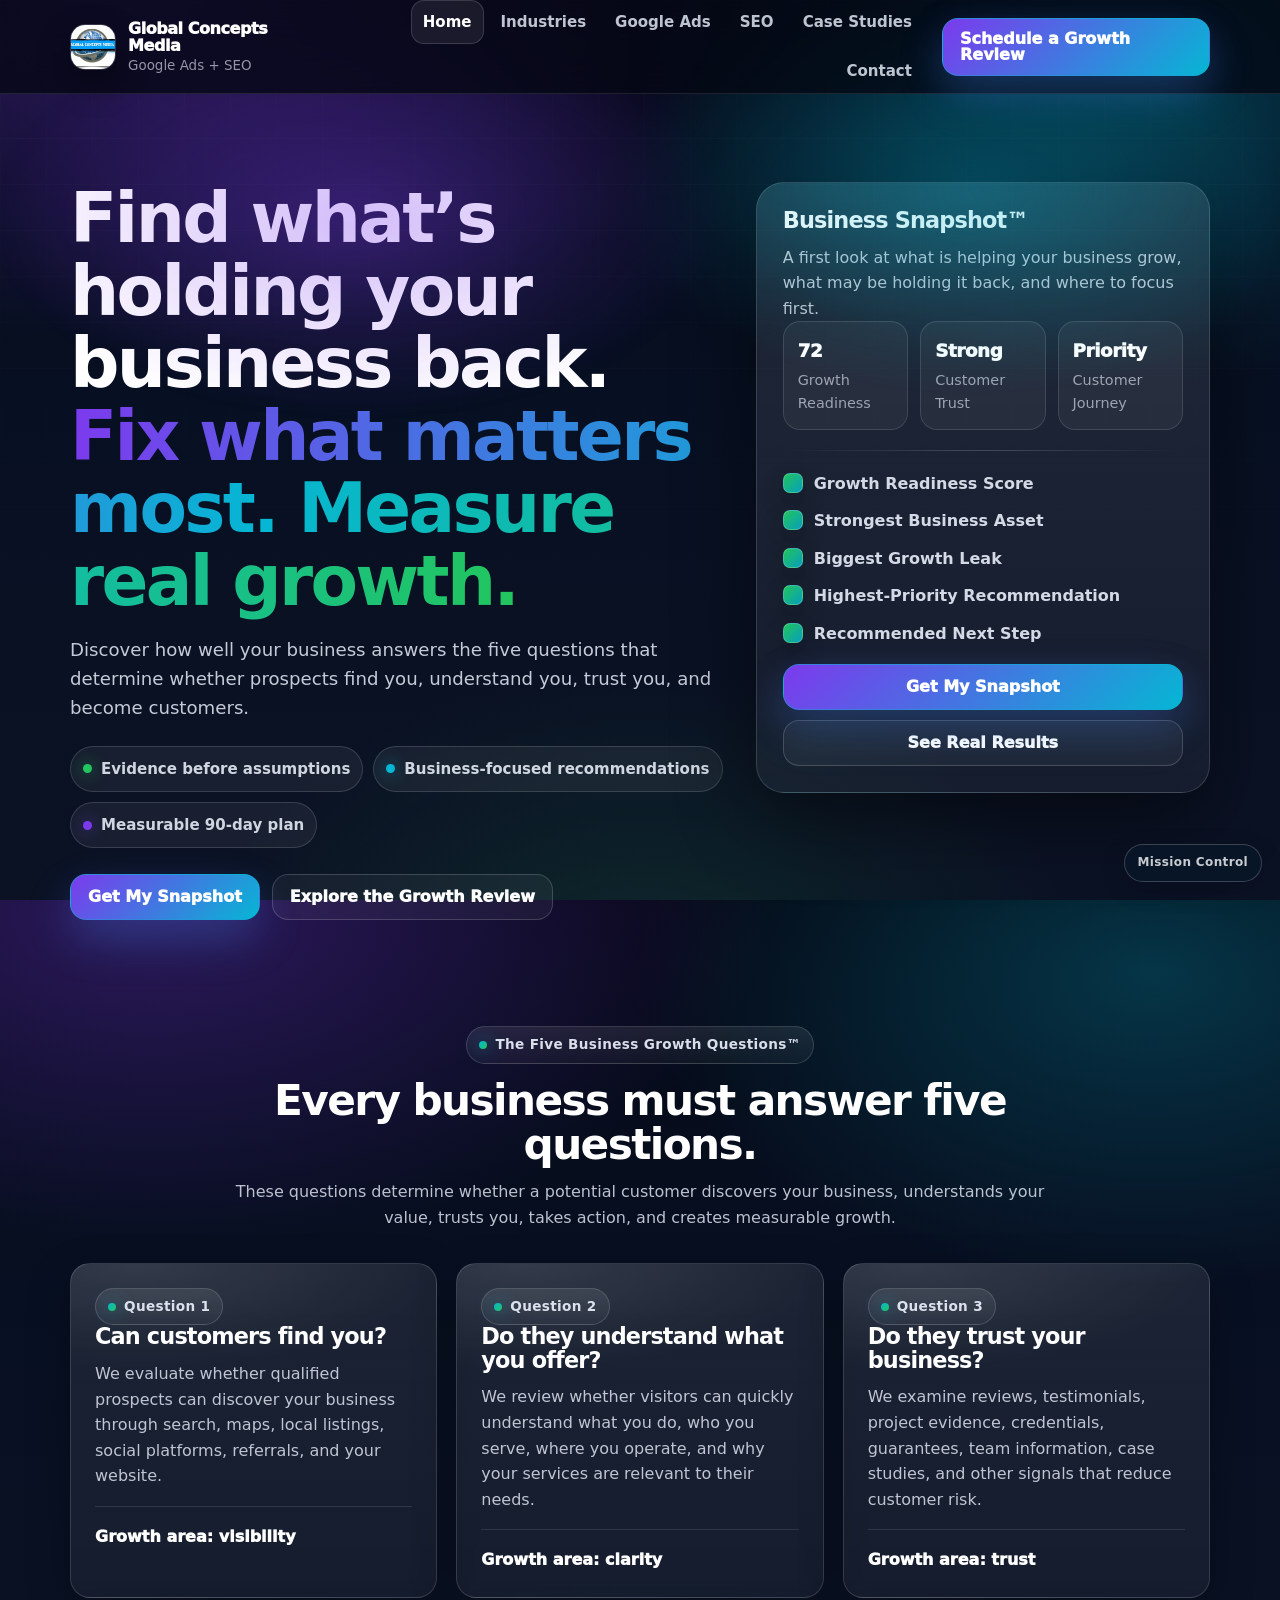
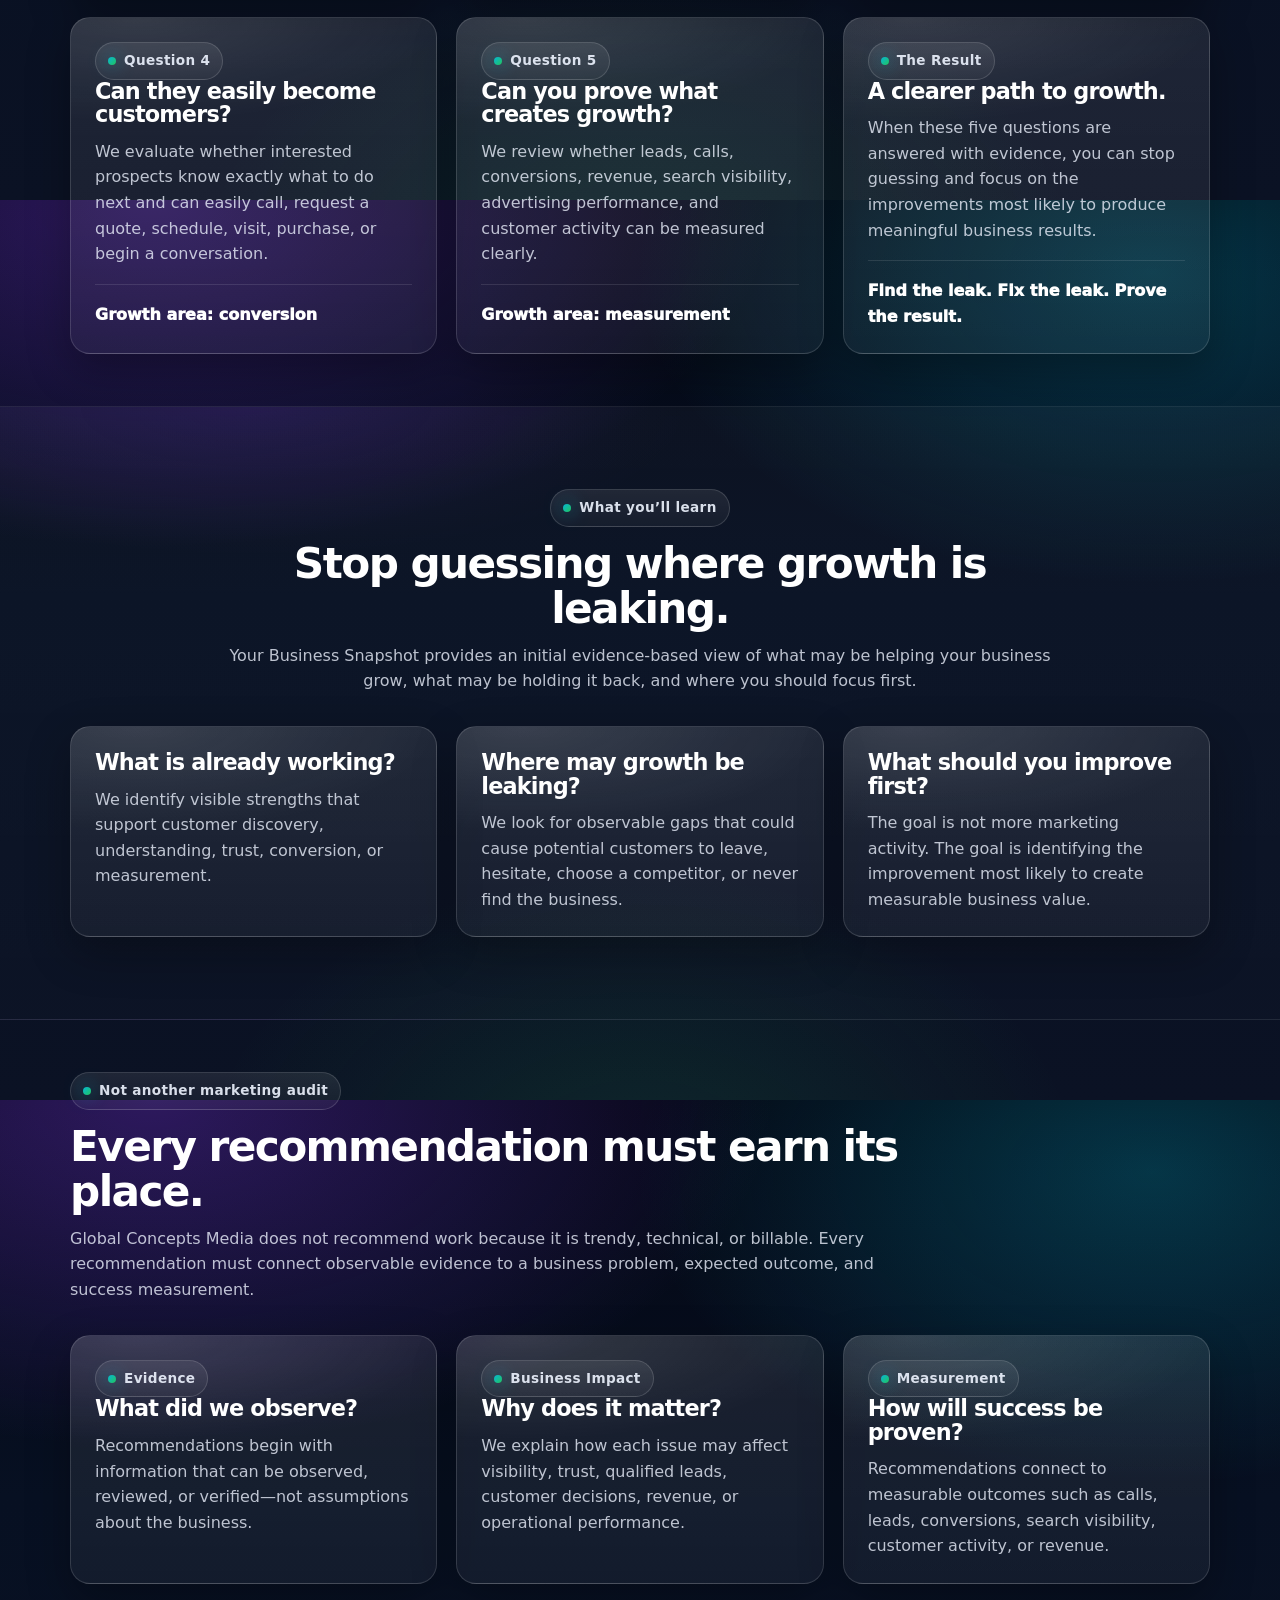
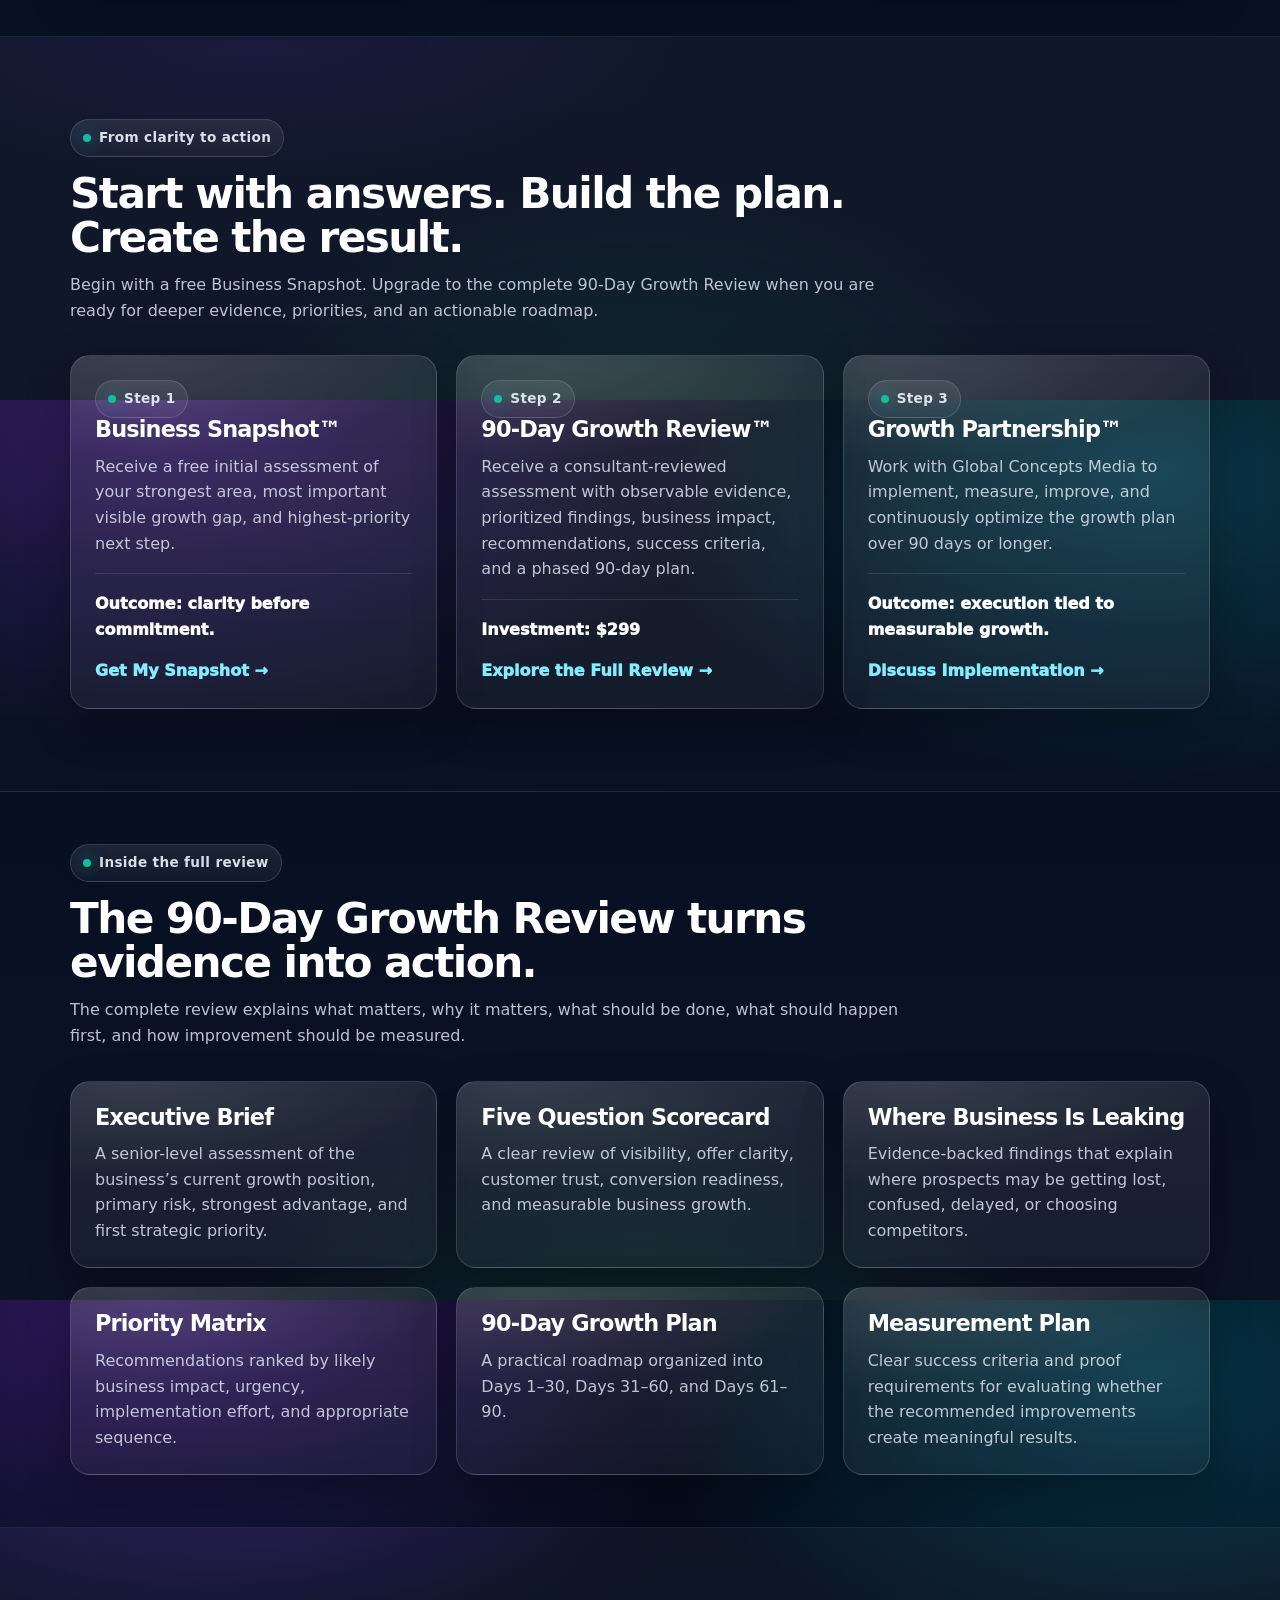
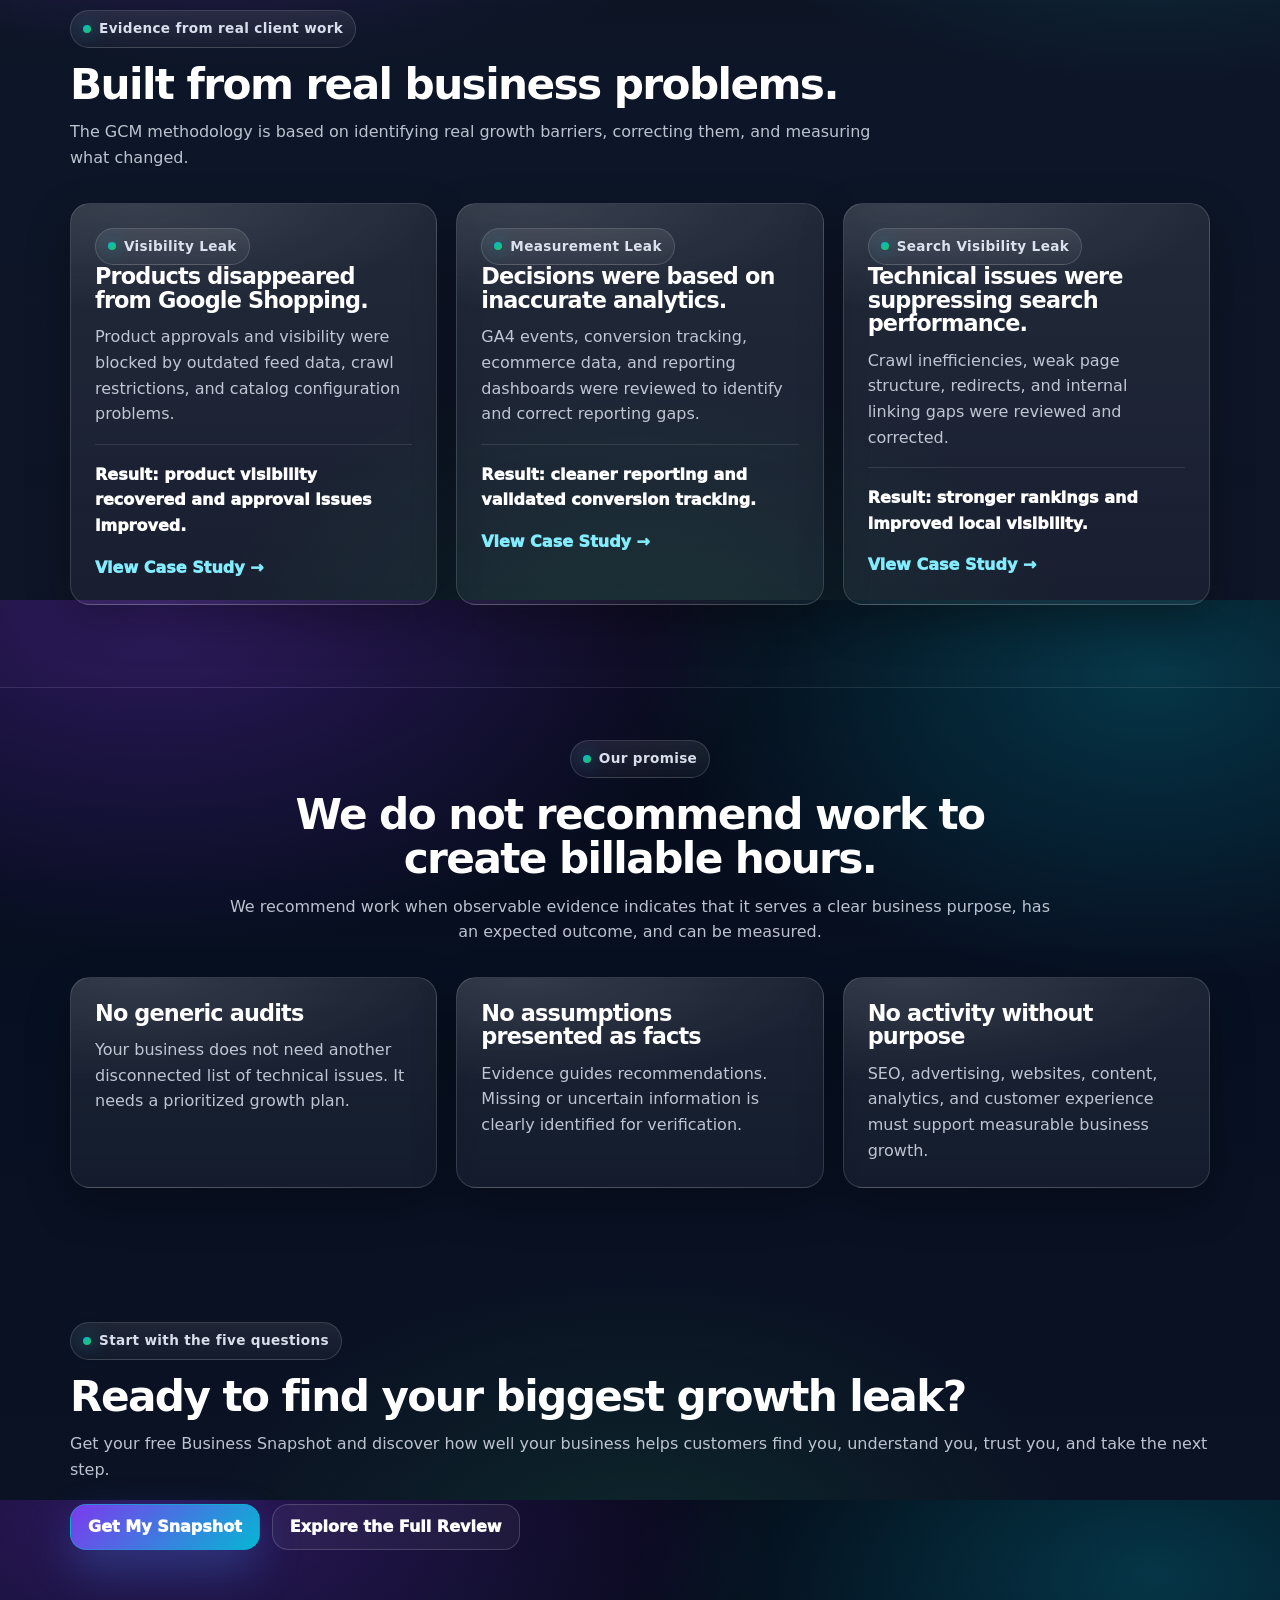
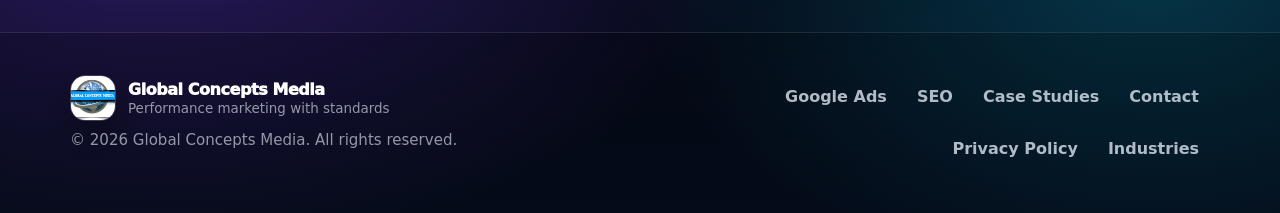
<file: index.html>
<!doctype html>
<html lang="en">
<head>
  <meta charset="utf-8" />
  <meta name="viewport" content="width=device-width,initial-scale=1" />

  <meta
    name="description"
    content="Discover what is holding your business back. Global Concepts Media evaluates the five questions every business must answer to attract customers, build trust, convert leads, and create measurable growth."
  />

  <script async src="https://www.googletagmanager.com/gtag/js?id=G-0SN72D1GNG"></script>
  <script>
    window.dataLayer = window.dataLayer || [];

    function gtag() {
      dataLayer.push(arguments);
    }

    gtag("js", new Date());
    gtag("config", "G-0SN72D1GNG", {
      anonymize_ip: true
    });
  </script>

  <title>
    Global Concepts Media | Find What Is Holding Your Business Back
  </title>

  <link rel="canonical" href="https://globalconceptsmedia.com/" />
  <link rel="icon" href="./images/logo.jpg" />
  <link rel="stylesheet" href="./styles.css?v=20260711-3" />

  <script defer src="./shared.js?v=20260711-3"></script>
</head>

<body>
  <a class="skip-link" href="#main">Skip to content</a>

  <div id="site-header"></div>

  <!-- Internal GCM OS access -->
  <div
    style="
      position: fixed;
      right: 18px;
      bottom: 18px;
      z-index: 999;
    "
  >
    <a
      href="https://globalconceptsmediallc-oss.github.io/gcm-operating-system-app/today.html"
      rel="nofollow"
      style="
        display: inline-flex;
        align-items: center;
        justify-content: center;
        min-height: 38px;
        padding: 0 13px;
        border: 1px solid rgba(255, 255, 255, 0.2);
        border-radius: 999px;
        background: rgba(8, 22, 40, 0.88);
        color: rgba(255, 255, 255, 0.78);
        box-shadow: 0 8px 24px rgba(0, 0, 0, 0.18);
        backdrop-filter: blur(10px);
        -webkit-backdrop-filter: blur(10px);
        font-size: 12px;
        font-weight: 700;
        letter-spacing: 0.03em;
        text-decoration: none;
      "
      aria-label="Open GCM OS Mission Control"
    >
      Mission Control
    </a>
  </div>

  <main id="main">

    <!-- =====================================================
         HERO
         ===================================================== -->

    <section class="hero">
      <div class="container hero-grid">

        <div class="hero-copy">

          <h1>
            Find what’s holding your business back.
            <span class="grad">
              Fix what matters most. Measure real growth.
            </span>
          </h1>

          <p class="subhead">
            Discover how well your business answers the five questions
            that determine whether prospects find you, understand you,
            trust you, and become customers.
          </p>

          <div class="trust-row">
            <div class="trust-pill">
              <span class="dot dot-green"></span>
              Evidence before assumptions
            </div>

            <div class="trust-pill">
              <span class="dot dot-blue"></span>
              Business-focused recommendations
            </div>

            <div class="trust-pill">
              <span class="dot dot-purple"></span>
              Measurable 90-day plan
            </div>
          </div>

          <div class="cta-row">
            <a
              class="btn btn-primary"
              href="https://globalconceptsmediallc-oss.github.io/gcm-operating-system-app/business-snapshot.html"
            >
              Get My Snapshot
            </a>

            <a class="btn btn-ghost" href="./growth-review.html">
              Explore the Growth Review
            </a>
          </div>

        </div>

        <div class="hero-card">
          <div class="card glass">

            <div class="card-top">
              <h3>Business Snapshot™</h3>

              <p class="muted">
                A first look at what is helping your business grow,
                what may be holding it back, and where to focus first.
              </p>
            </div>

            <div class="mini-metrics">
              <div class="mini">
                <div class="mini-kpi">72</div>
                <div class="mini-label">Growth Readiness</div>
              </div>

              <div class="mini">
                <div class="mini-kpi">Strong</div>
                <div class="mini-label">Customer Trust</div>
              </div>

              <div class="mini">
                <div class="mini-kpi">Priority</div>
                <div class="mini-label">Customer Journey</div>
              </div>
            </div>

            <div class="divider"></div>

            <ul class="checklist">
              <li>
                <span class="check"></span>
                Growth Readiness Score
              </li>

              <li>
                <span class="check"></span>
                Strongest Business Asset
              </li>

              <li>
                <span class="check"></span>
                Biggest Growth Leak
              </li>

              <li>
                <span class="check"></span>
                Highest-Priority Recommendation
              </li>

              <li>
                <span class="check"></span>
                Recommended Next Step
              </li>
            </ul>

            <div class="card-cta">
              <a
                class="btn btn-primary btn-block"
                href="https://globalconceptsmediallc-oss.github.io/gcm-operating-system-app/business-snapshot.html"
              >
                Get My Snapshot
              </a>

              <a
                class="btn btn-ghost btn-block"
                href="./case-studies.html"
              >
                See Real Results
              </a>
            </div>

          </div>
        </div>

      </div>

      <div class="hero-bg" aria-hidden="true"></div>
    </section>


    <!-- =====================================================
         FIVE BUSINESS GROWTH QUESTIONS
         ===================================================== -->

    <section class="section section-tight">
      <div class="container">

        <div class="section-head center">
          <p class="eyebrow">
            The Five Business Growth Questions™
          </p>

          <h2>Every business must answer five questions.</h2>

          <p class="muted">
            These questions determine whether a potential customer
            discovers your business, understands your value, trusts you,
            takes action, and creates measurable growth.
          </p>
        </div>

        <div class="grid-3">

          <article class="feature card">
            <p class="eyebrow">Question 1</p>

            <h3>Can customers find you?</h3>

            <p class="muted">
              We evaluate whether qualified prospects can discover your
              business through search, maps, local listings, social
              platforms, referrals, and your website.
            </p>

            <div class="result-line">
              Growth area: visibility
            </div>
          </article>

          <article class="feature card">
            <p class="eyebrow">Question 2</p>

            <h3>Do they understand what you offer?</h3>

            <p class="muted">
              We review whether visitors can quickly understand what you
              do, who you serve, where you operate, and why your services
              are relevant to their needs.
            </p>

            <div class="result-line">
              Growth area: clarity
            </div>
          </article>

          <article class="feature card">
            <p class="eyebrow">Question 3</p>

            <h3>Do they trust your business?</h3>

            <p class="muted">
              We examine reviews, testimonials, project evidence,
              credentials, guarantees, team information, case studies,
              and other signals that reduce customer risk.
            </p>

            <div class="result-line">
              Growth area: trust
            </div>
          </article>

          <article class="feature card">
            <p class="eyebrow">Question 4</p>

            <h3>Can they easily become customers?</h3>

            <p class="muted">
              We evaluate whether interested prospects know exactly what
              to do next and can easily call, request a quote, schedule,
              visit, purchase, or begin a conversation.
            </p>

            <div class="result-line">
              Growth area: conversion
            </div>
          </article>

          <article class="feature card">
            <p class="eyebrow">Question 5</p>

            <h3>Can you prove what creates growth?</h3>

            <p class="muted">
              We review whether leads, calls, conversions, revenue,
              search visibility, advertising performance, and customer
              activity can be measured clearly.
            </p>

            <div class="result-line">
              Growth area: measurement
            </div>
          </article>

          <article class="feature card">
            <p class="eyebrow">The Result</p>

            <h3>A clearer path to growth.</h3>

            <p class="muted">
              When these five questions are answered with evidence, you
              can stop guessing and focus on the improvements most likely
              to produce meaningful business results.
            </p>

            <div class="result-line">
              Find the leak. Fix the leak. Prove the result.
            </div>
          </article>

        </div>
      </div>
    </section>


    <!-- =====================================================
         WHAT THE SNAPSHOT REVEALS
         ===================================================== -->

    <section class="section section-alt">
      <div class="container">

        <div class="section-head center">
          <p class="eyebrow">What you’ll learn</p>

          <h2>Stop guessing where growth is leaking.</h2>

          <p class="muted">
            Your Business Snapshot provides an initial evidence-based
            view of what may be helping your business grow, what may be
            holding it back, and where you should focus first.
          </p>
        </div>

        <div class="grid-3">

          <article class="feature card">
            <h3>What is already working?</h3>

            <p class="muted">
              We identify visible strengths that support customer
              discovery, understanding, trust, conversion, or
              measurement.
            </p>
          </article>

          <article class="feature card">
            <h3>Where may growth be leaking?</h3>

            <p class="muted">
              We look for observable gaps that could cause potential
              customers to leave, hesitate, choose a competitor, or never
              find the business.
            </p>
          </article>

          <article class="feature card">
            <h3>What should you improve first?</h3>

            <p class="muted">
              The goal is not more marketing activity. The goal is
              identifying the improvement most likely to create measurable
              business value.
            </p>
          </article>

        </div>
      </div>
    </section>


    <!-- =====================================================
         METHODOLOGY
         ===================================================== -->

    <section class="section section-tight">
      <div class="container">

        <div class="section-head">
          <p class="eyebrow">Not another marketing audit</p>

          <h2>Every recommendation must earn its place.</h2>

          <p class="muted">
            Global Concepts Media does not recommend work because it is
            trendy, technical, or billable. Every recommendation must
            connect observable evidence to a business problem, expected
            outcome, and success measurement.
          </p>
        </div>

        <div class="grid-3">

          <article class="feature card">
            <p class="eyebrow">Evidence</p>

            <h3>What did we observe?</h3>

            <p class="muted">
              Recommendations begin with information that can be observed,
              reviewed, or verified—not assumptions about the business.
            </p>
          </article>

          <article class="feature card">
            <p class="eyebrow">Business Impact</p>

            <h3>Why does it matter?</h3>

            <p class="muted">
              We explain how each issue may affect visibility, trust,
              qualified leads, customer decisions, revenue, or operational
              performance.
            </p>
          </article>

          <article class="feature card">
            <p class="eyebrow">Measurement</p>

            <h3>How will success be proven?</h3>

            <p class="muted">
              Recommendations connect to measurable outcomes such as
              calls, leads, conversions, search visibility, customer
              activity, or revenue.
            </p>
          </article>

        </div>
      </div>
    </section>


    <!-- =====================================================
         PRODUCT JOURNEY
         ===================================================== -->

    <section class="section section-alt">
      <div class="container">

        <div class="section-head">
          <p class="eyebrow">From clarity to action</p>

          <h2>Start with answers. Build the plan. Create the result.</h2>

          <p class="muted">
            Begin with a free Business Snapshot. Upgrade to the complete
            90-Day Growth Review when you are ready for deeper evidence,
            priorities, and an actionable roadmap.
          </p>
        </div>

        <div class="grid-3">

          <article class="feature card">
            <p class="eyebrow">Step 1</p>

            <h3>Business Snapshot™</h3>

            <p class="muted">
              Receive a free initial assessment of your strongest area,
              most important visible growth gap, and highest-priority next
              step.
            </p>

            <div class="result-line">
              Outcome: clarity before commitment.
            </div>

            <a
              class="text-link"
              href="https://globalconceptsmediallc-oss.github.io/gcm-operating-system-app/business-snapshot.html"
            >
              Get My Snapshot →
            </a>
          </article>

          <article class="feature card">
            <p class="eyebrow">Step 2</p>

            <h3>90-Day Growth Review™</h3>

            <p class="muted">
              Receive a consultant-reviewed assessment with observable
              evidence, prioritized findings, business impact,
              recommendations, success criteria, and a phased 90-day plan.
            </p>

            <div class="result-line">
              Investment: $299
            </div>

            <a class="text-link" href="./growth-review.html">
              Explore the Full Review →
            </a>
          </article>

          <article class="feature card">
            <p class="eyebrow">Step 3</p>

            <h3>Growth Partnership™</h3>

            <p class="muted">
              Work with Global Concepts Media to implement, measure,
              improve, and continuously optimize the growth plan over
              90 days or longer.
            </p>

            <div class="result-line">
              Outcome: execution tied to measurable growth.
            </div>

            <a class="text-link" href="./contact.html">
              Discuss Implementation →
            </a>
          </article>

        </div>
      </div>
    </section>


    <!-- =====================================================
         FULL REVIEW PREVIEW
         ===================================================== -->

    <section class="section section-tight">
      <div class="container">

        <div class="section-head">
          <p class="eyebrow">Inside the full review</p>

          <h2>The 90-Day Growth Review turns evidence into action.</h2>

          <p class="muted">
            The complete review explains what matters, why it matters,
            what should be done, what should happen first, and how
            improvement should be measured.
          </p>
        </div>

        <div class="grid-3">

          <article class="feature card">
            <h3>Executive Brief</h3>

            <p class="muted">
              A senior-level assessment of the business’s current growth
              position, primary risk, strongest advantage, and first
              strategic priority.
            </p>
          </article>

          <article class="feature card">
            <h3>Five Question Scorecard</h3>

            <p class="muted">
              A clear review of visibility, offer clarity, customer trust,
              conversion readiness, and measurable business growth.
            </p>
          </article>

          <article class="feature card">
            <h3>Where Business Is Leaking</h3>

            <p class="muted">
              Evidence-backed findings that explain where prospects may be
              getting lost, confused, delayed, or choosing competitors.
            </p>
          </article>

          <article class="feature card">
            <h3>Priority Matrix</h3>

            <p class="muted">
              Recommendations ranked by likely business impact, urgency,
              implementation effort, and appropriate sequence.
            </p>
          </article>

          <article class="feature card">
            <h3>90-Day Growth Plan</h3>

            <p class="muted">
              A practical roadmap organized into Days 1–30, Days 31–60,
              and Days 61–90.
            </p>
          </article>

          <article class="feature card">
            <h3>Measurement Plan</h3>

            <p class="muted">
              Clear success criteria and proof requirements for evaluating
              whether the recommended improvements create meaningful
              results.
            </p>
          </article>

        </div>
      </div>
    </section>


    <!-- =====================================================
         REAL RESULTS
         ===================================================== -->

    <section class="section section-alt">
      <div class="container">

        <div class="section-head">
          <p class="eyebrow">Evidence from real client work</p>

          <h2>Built from real business problems.</h2>

          <p class="muted">
            The GCM methodology is based on identifying real growth
            barriers, correcting them, and measuring what changed.
          </p>
        </div>

        <div class="grid-3">

          <article class="feature card">
            <p class="eyebrow">Visibility Leak</p>

            <h3>Products disappeared from Google Shopping.</h3>

            <p class="muted">
              Product approvals and visibility were blocked by outdated
              feed data, crawl restrictions, and catalog configuration
              problems.
            </p>

            <div class="result-line">
              Result: product visibility recovered and approval issues
              improved.
            </div>

            <a href="./case-studies.html" class="text-link">
              View Case Study →
            </a>
          </article>

          <article class="feature card">
            <p class="eyebrow">Measurement Leak</p>

            <h3>Decisions were based on inaccurate analytics.</h3>

            <p class="muted">
              GA4 events, conversion tracking, ecommerce data, and
              reporting dashboards were reviewed to identify and correct
              reporting gaps.
            </p>

            <div class="result-line">
              Result: cleaner reporting and validated conversion tracking.
            </div>

            <a href="./case-studies.html" class="text-link">
              View Case Study →
            </a>
          </article>

          <article class="feature card">
            <p class="eyebrow">Search Visibility Leak</p>

            <h3>Technical issues were suppressing search performance.</h3>

            <p class="muted">
              Crawl inefficiencies, weak page structure, redirects, and
              internal linking gaps were reviewed and corrected.
            </p>

            <div class="result-line">
              Result: stronger rankings and improved local visibility.
            </div>

            <a href="./case-studies.html" class="text-link">
              View Case Study →
            </a>
          </article>

        </div>
      </div>
    </section>


    <!-- =====================================================
         PROMISE
         ===================================================== -->

    <section class="section section-tight">
      <div class="container">

        <div class="section-head center">
          <p class="eyebrow">Our promise</p>

          <h2>We do not recommend work to create billable hours.</h2>

          <p class="muted">
            We recommend work when observable evidence indicates that it
            serves a clear business purpose, has an expected outcome, and
            can be measured.
          </p>
        </div>

        <div class="grid-3">

          <article class="feature card">
            <h3>No generic audits</h3>

            <p class="muted">
              Your business does not need another disconnected list of
              technical issues. It needs a prioritized growth plan.
            </p>
          </article>

          <article class="feature card">
            <h3>No assumptions presented as facts</h3>

            <p class="muted">
              Evidence guides recommendations. Missing or uncertain
              information is clearly identified for verification.
            </p>
          </article>

          <article class="feature card">
            <h3>No activity without purpose</h3>

            <p class="muted">
              SEO, advertising, websites, content, analytics, and customer
              experience must support measurable business growth.
            </p>
          </article>

        </div>
      </div>
    </section>


    <!-- =====================================================
         FINAL CTA
         ===================================================== -->

    <section class="section final-cta">
      <div class="container">

        <div class="split">

          <div>
            <p class="eyebrow">Start with the five questions</p>

            <h2>Ready to find your biggest growth leak?</h2>

            <p class="muted">
              Get your free Business Snapshot and discover how well your
              business helps customers find you, understand you, trust
              you, and take the next step.
            </p>
          </div>

          <div class="split-cta">
            <a
              class="btn btn-primary"
              href="https://globalconceptsmediallc-oss.github.io/gcm-operating-system-app/business-snapshot.html"
            >
              Get My Snapshot
            </a>

            <a class="btn btn-ghost" href="./growth-review.html">
              Explore the Full Review
            </a>
          </div>

        </div>
      </div>
    </section>

  </main>

  <div id="site-footer"></div>

  <script
    defer
    src="https://static.cloudflareinsights.com/beacon.min.js"
    data-cf-beacon='{"token":"759fd166dbe248f79e559da39742e8ea"}'
  ></script>
</body>
</html>
</file>
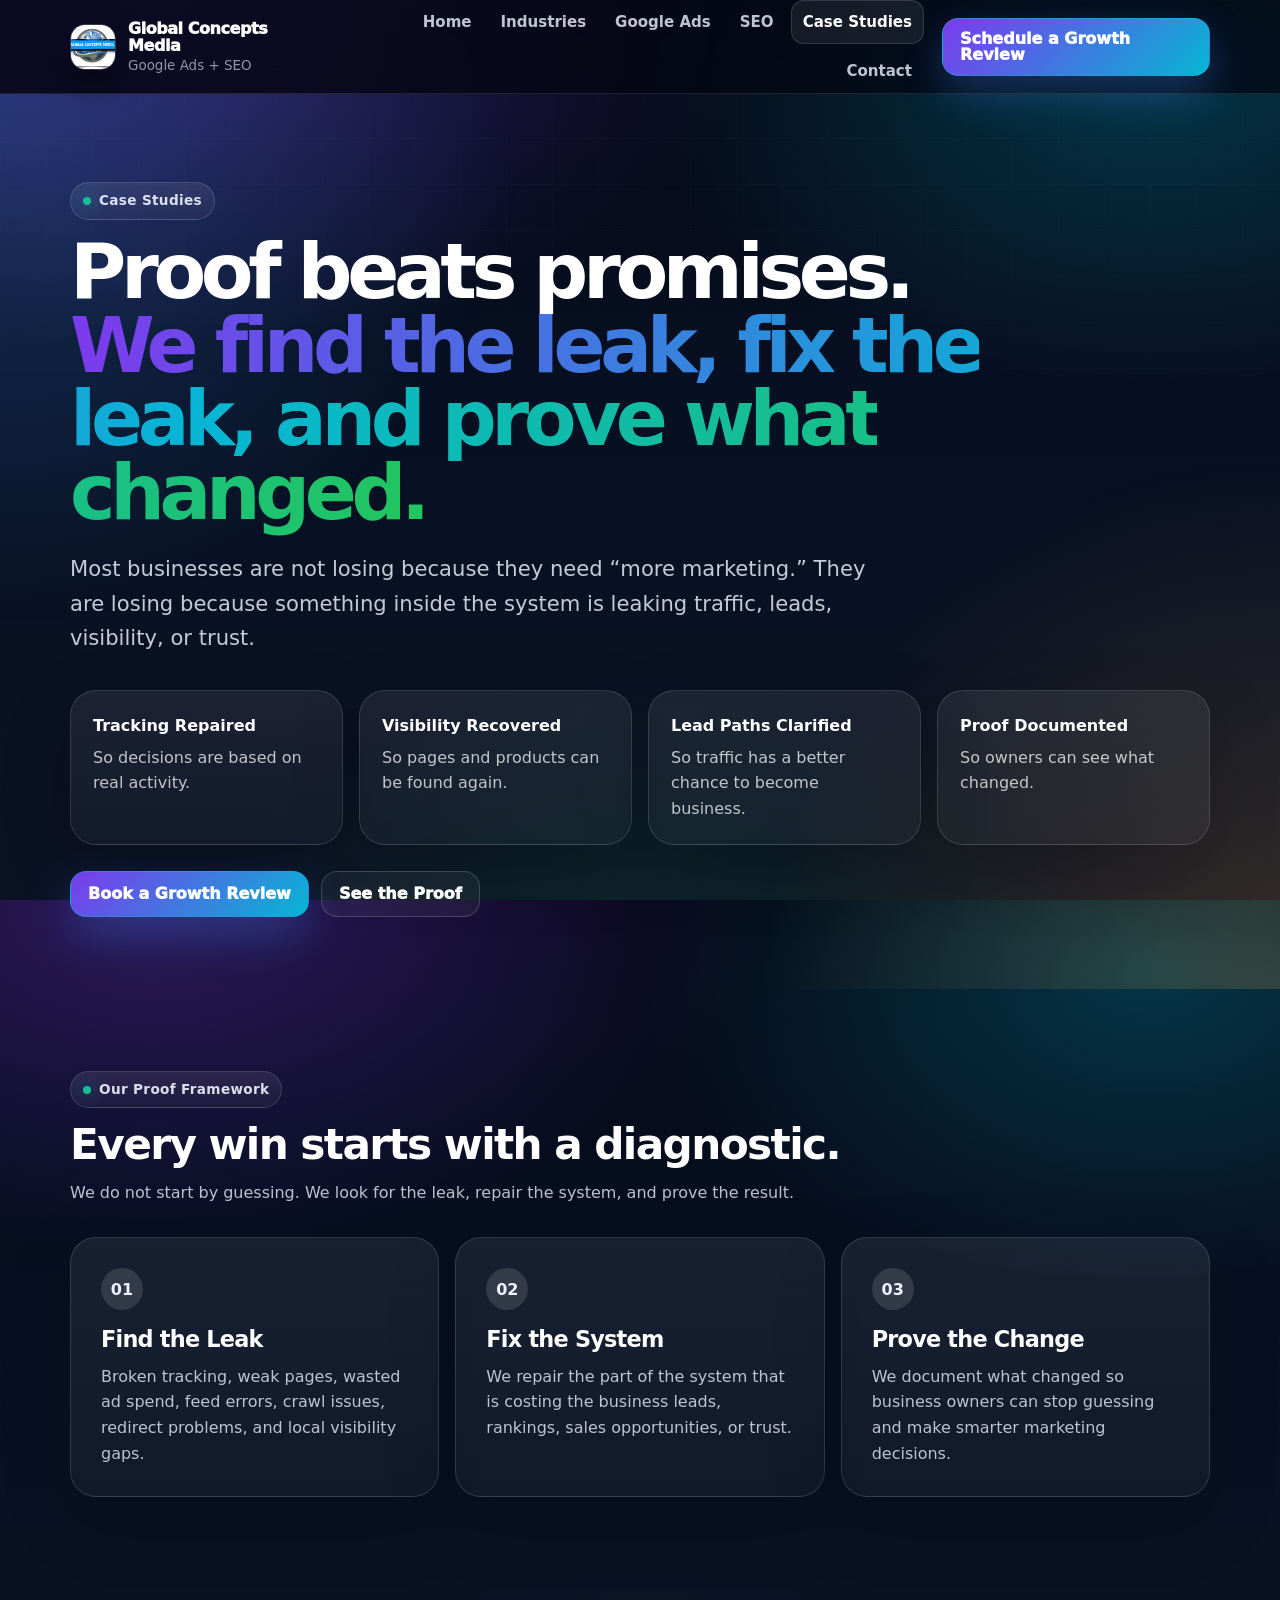
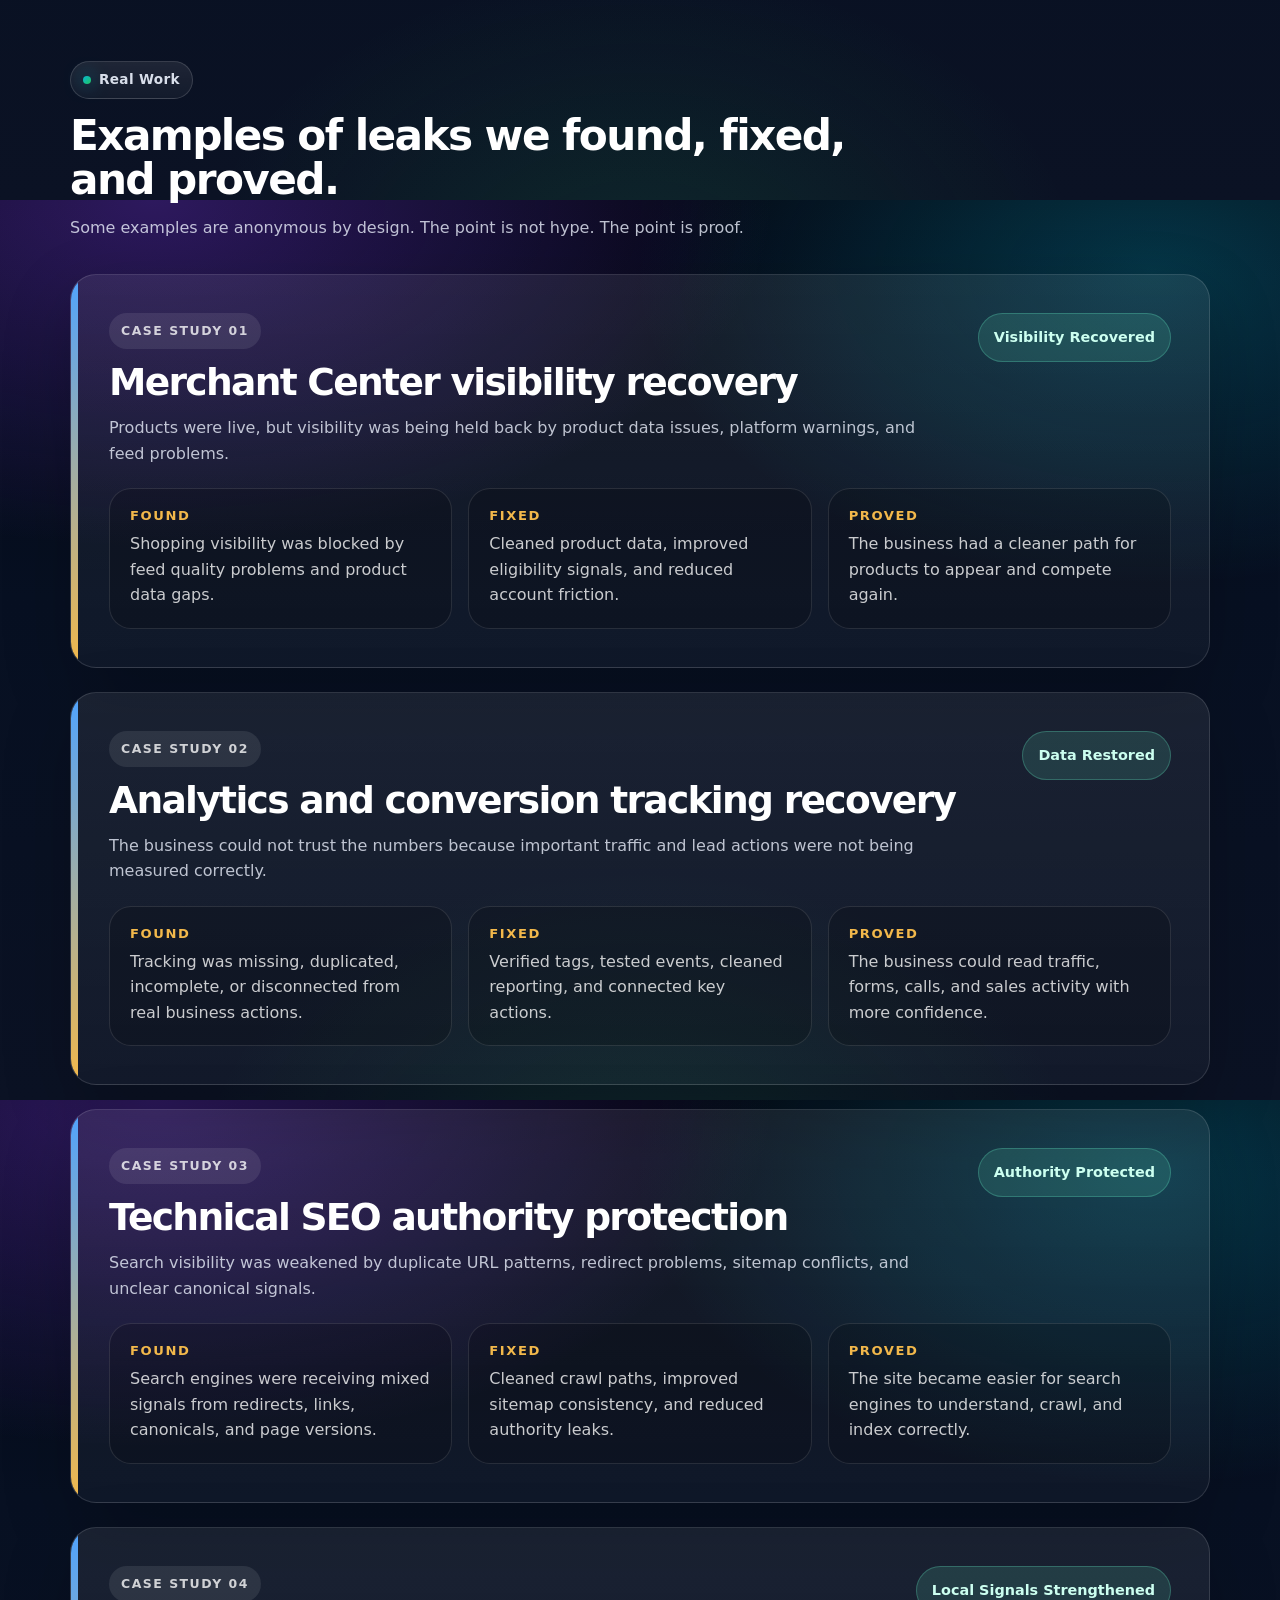
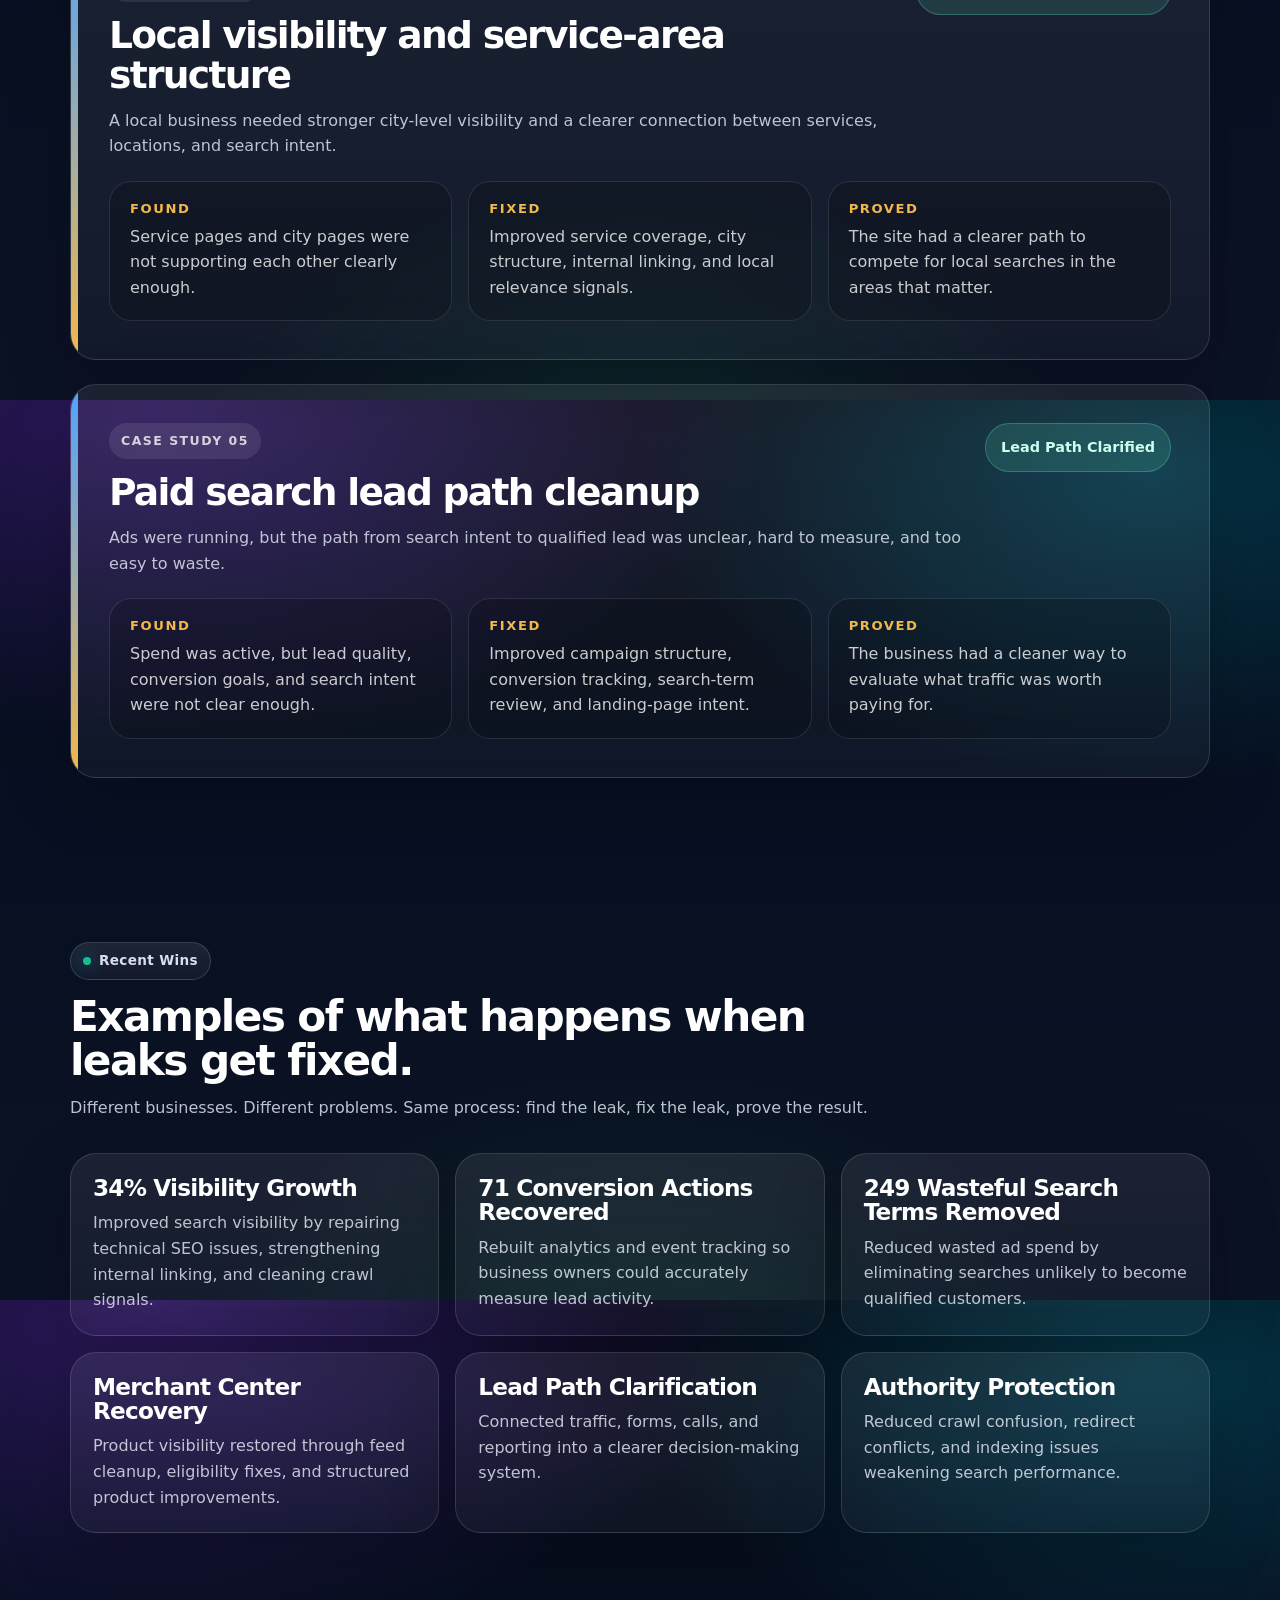
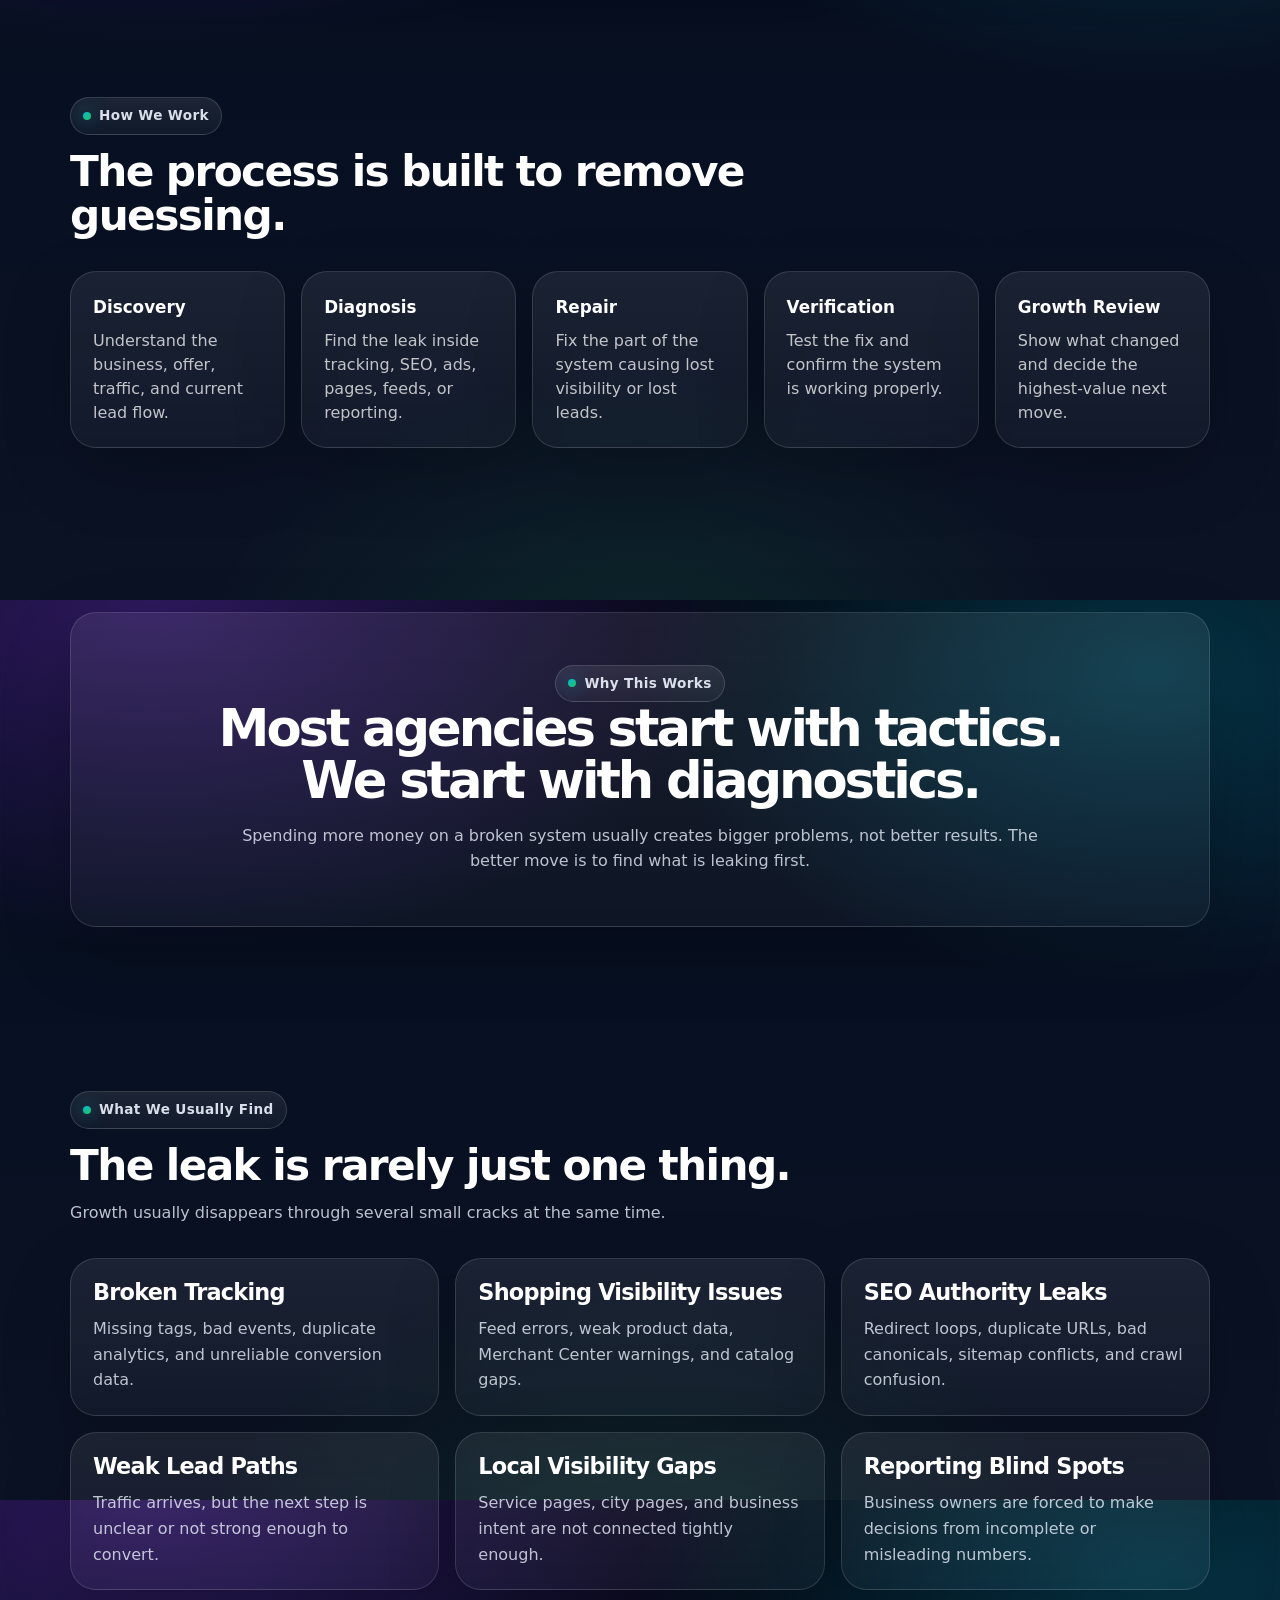
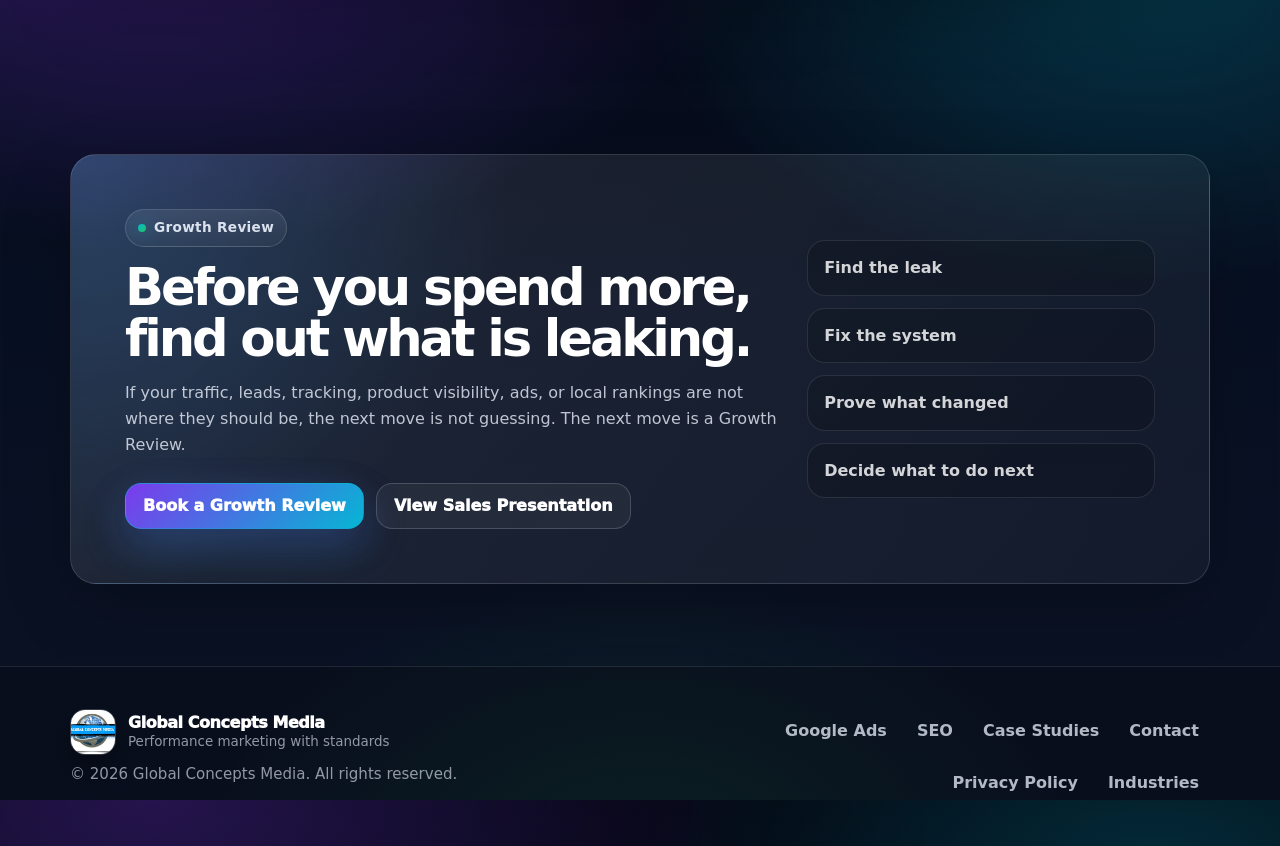
<file: case-studies.html>
<!doctype html>
<html lang="en">
<head>
  <meta charset="utf-8" />
  <meta name="viewport" content="width=device-width,initial-scale=1" />
  <meta name="description" content="Case studies from Global Concepts Media showing how we find traffic leaks, fix broken marketing systems, and prove measurable results." />

  <script async src="https://www.googletagmanager.com/gtag/js?id=G-0SN72D1GNG"></script>
  <script>
    window.dataLayer = window.dataLayer || [];
    function gtag(){dataLayer.push(arguments);}
    gtag('js', new Date());
    gtag('config', 'G-0SN72D1GNG', { anonymize_ip: true });
  </script>

  <title>Case Studies | Proof of Work | Global Concepts Media</title>

  <link rel="icon" href="./images/logo.jpg" />
<link rel="stylesheet" href="./styles.css?v=20260629" />
<script defer src="./shared.js?v=20260629"></script>

  <style>
    .case-hero{position:relative;overflow:hidden;padding:88px 0 72px;background:radial-gradient(circle at top left,rgba(64,148,255,.28),transparent 34%),radial-gradient(circle at bottom right,rgba(255,180,70,.18),transparent 34%)}
    .case-hero h1{max-width:980px;font-size:clamp(2.7rem,6vw,5.5rem);line-height:.96;letter-spacing:-.07em;margin-bottom:22px}
    .case-hero .subhead{max-width:800px;font-size:clamp(1.08rem,2vw,1.32rem);line-height:1.65}
    .trust-strip,.proof-path,.case-grid,.wins-grid,.leak-grid,.timeline-grid{display:grid;gap:16px}
    .trust-strip{grid-template-columns:repeat(4,1fr);margin-top:34px}
    .proof-path,.case-grid,.wins-grid,.leak-grid{grid-template-columns:repeat(3,1fr)}
    .timeline-grid{grid-template-columns:repeat(5,1fr);margin-top:30px}
    .trust-item,.proof-step,.case-card,.win-card,.leak-card,.timeline-step,.position-box,.growth-review-box{border:1px solid rgba(255,255,255,.13);background:linear-gradient(180deg,rgba(255,255,255,.075),rgba(255,255,255,.035));border-radius:26px;box-shadow:0 24px 70px rgba(0,0,0,.20)}
    .trust-item,.win-card,.leak-card,.timeline-step{padding:22px}
    .trust-item strong{display:block;color:#fff;margin-bottom:6px}
    .trust-item span,.timeline-step p{color:rgba(255,255,255,.74);line-height:1.5}
    .proof-step{padding:30px;min-height:240px}
    .proof-step .num{display:inline-flex;width:42px;height:42px;align-items:center;justify-content:center;border-radius:999px;background:rgba(255,255,255,.12);font-weight:900;margin-bottom:18px}
    .proof-step h3,.win-card h3,.leak-card h3{letter-spacing:-.035em}
    .case-stack{display:grid;gap:24px;margin-top:34px}
    .case-card{position:relative;overflow:hidden;padding:clamp(24px,4vw,38px)}
    .case-card:before{content:"";position:absolute;inset:0 auto 0 0;width:7px;background:linear-gradient(180deg,#4fa3ff,#f2b84b)}
    .case-top{display:flex;justify-content:space-between;gap:24px;align-items:flex-start;margin-bottom:22px}
    .case-label{display:inline-flex;padding:8px 12px;border-radius:999px;background:rgba(255,255,255,.09);color:rgba(255,255,255,.78);font-size:.78rem;font-weight:900;text-transform:uppercase;letter-spacing:.12em;margin-bottom:14px}
    .case-card h3{font-size:clamp(1.7rem,3vw,2.35rem);line-height:1.06;letter-spacing:-.045em;margin-bottom:12px}
    .result-badge{flex:0 0 auto;border-radius:999px;padding:12px 15px;background:rgba(99,230,190,.14);border:1px solid rgba(99,230,190,.28);color:#ccfff0;font-weight:900;font-size:.9rem;white-space:nowrap}
    .case-box{border-radius:22px;padding:20px;background:rgba(0,0,0,.18);border:1px solid rgba(255,255,255,.11)}
    .case-box h4{margin-bottom:8px;font-size:.82rem;text-transform:uppercase;letter-spacing:.12em;color:#f2b84b}
    .case-box p{margin:0;color:rgba(255,255,255,.78);line-height:1.6}
    .win-card h3{font-size:1.45rem;margin-bottom:10px}
    .timeline-step strong{display:block;font-size:1.05rem;color:#fff;margin-bottom:8px}
    .position-box{padding:clamp(28px,5vw,52px);text-align:center}
    .position-box h2{max-width:880px;margin:0 auto 16px;font-size:clamp(2rem,4vw,3.4rem);line-height:1.02;letter-spacing:-.06em}
    .position-box p{max-width:820px;margin:0 auto}
    .growth-review-box{padding:clamp(30px,5vw,54px);background:radial-gradient(circle at top left,rgba(79,163,255,.24),transparent 36%),linear-gradient(135deg,rgba(255,255,255,.10),rgba(255,255,255,.04))}
    .growth-review-inner{display:grid;grid-template-columns:1.5fr .8fr;gap:30px;align-items:center}
    .growth-review-inner h2{font-size:clamp(2.1rem,4vw,3.6rem);letter-spacing:-.06em;line-height:1;margin-bottom:16px}
    .review-list{display:grid;gap:12px}
    .review-list div{padding:14px 16px;border-radius:18px;background:rgba(0,0,0,.16);border:1px solid rgba(255,255,255,.10);color:rgba(255,255,255,.82);font-weight:800}
    @media(max-width:900px){.trust-strip,.proof-path,.case-grid,.wins-grid,.leak-grid,.timeline-grid,.growth-review-inner{grid-template-columns:1fr}.case-top{flex-direction:column}.result-badge{white-space:normal}}
  </style>
</head>

<body>
  <a class="skip-link" href="#main">Skip to content</a>
  <div id="site-header"></div>

  <main id="main">

    <section class="page-hero case-hero">
      <div class="container">
        <p class="eyebrow">Case Studies</p>
        <h1>Proof beats promises. <span class="grad">We find the leak, fix the leak, and prove what changed.</span></h1>
        <p class="subhead">Most businesses are not losing because they need “more marketing.” They are losing because something inside the system is leaking traffic, leads, visibility, or trust.</p>

        <div class="trust-strip">
          <div class="trust-item"><strong>Tracking Repaired</strong><span>So decisions are based on real activity.</span></div>
          <div class="trust-item"><strong>Visibility Recovered</strong><span>So pages and products can be found again.</span></div>
          <div class="trust-item"><strong>Lead Paths Clarified</strong><span>So traffic has a better chance to become business.</span></div>
          <div class="trust-item"><strong>Proof Documented</strong><span>So owners can see what changed.</span></div>
        </div>

        <div class="cta-row">
          <a class="btn btn-primary" href="./contact.html">Book a Growth Review</a>
          <a class="btn btn-ghost" href="#case-studies">See the Proof</a>
        </div>
      </div>
    </section>

    <section class="section">
      <div class="container">
        <div class="section-head">
          <p class="eyebrow">Our Proof Framework</p>
          <h2>Every win starts with a diagnostic.</h2>
          <p class="muted">We do not start by guessing. We look for the leak, repair the system, and prove the result.</p>
        </div>

        <div class="proof-path">
          <article class="proof-step"><span class="num">01</span><h3>Find the Leak</h3><p class="muted">Broken tracking, weak pages, wasted ad spend, feed errors, crawl issues, redirect problems, and local visibility gaps.</p></article>
          <article class="proof-step"><span class="num">02</span><h3>Fix the System</h3><p class="muted">We repair the part of the system that is costing the business leads, rankings, sales opportunities, or trust.</p></article>
          <article class="proof-step"><span class="num">03</span><h3>Prove the Change</h3><p class="muted">We document what changed so business owners can stop guessing and make smarter marketing decisions.</p></article>
        </div>
      </div>
    </section>

    <section class="section" id="case-studies">
      <div class="container">
        <div class="section-head">
          <p class="eyebrow">Real Work</p>
          <h2>Examples of leaks we found, fixed, and proved.</h2>
          <p class="muted">Some examples are anonymous by design. The point is not hype. The point is proof.</p>
        </div>

        <div class="case-stack">

          <article class="case-card">
            <div class="case-top"><div><div class="case-label">Case Study 01</div><h3>Merchant Center visibility recovery</h3><p class="muted">Products were live, but visibility was being held back by product data issues, platform warnings, and feed problems.</p></div><div class="result-badge">Visibility Recovered</div></div>
            <div class="case-grid"><div class="case-box"><h4>Found</h4><p>Shopping visibility was blocked by feed quality problems and product data gaps.</p></div><div class="case-box"><h4>Fixed</h4><p>Cleaned product data, improved eligibility signals, and reduced account friction.</p></div><div class="case-box"><h4>Proved</h4><p>The business had a cleaner path for products to appear and compete again.</p></div></div>
          </article>

          <article class="case-card">
            <div class="case-top"><div><div class="case-label">Case Study 02</div><h3>Analytics and conversion tracking recovery</h3><p class="muted">The business could not trust the numbers because important traffic and lead actions were not being measured correctly.</p></div><div class="result-badge">Data Restored</div></div>
            <div class="case-grid"><div class="case-box"><h4>Found</h4><p>Tracking was missing, duplicated, incomplete, or disconnected from real business actions.</p></div><div class="case-box"><h4>Fixed</h4><p>Verified tags, tested events, cleaned reporting, and connected key actions.</p></div><div class="case-box"><h4>Proved</h4><p>The business could read traffic, forms, calls, and sales activity with more confidence.</p></div></div>
          </article>

          <article class="case-card">
            <div class="case-top"><div><div class="case-label">Case Study 03</div><h3>Technical SEO authority protection</h3><p class="muted">Search visibility was weakened by duplicate URL patterns, redirect problems, sitemap conflicts, and unclear canonical signals.</p></div><div class="result-badge">Authority Protected</div></div>
            <div class="case-grid"><div class="case-box"><h4>Found</h4><p>Search engines were receiving mixed signals from redirects, links, canonicals, and page versions.</p></div><div class="case-box"><h4>Fixed</h4><p>Cleaned crawl paths, improved sitemap consistency, and reduced authority leaks.</p></div><div class="case-box"><h4>Proved</h4><p>The site became easier for search engines to understand, crawl, and index correctly.</p></div></div>
          </article>

          <article class="case-card">
            <div class="case-top"><div><div class="case-label">Case Study 04</div><h3>Local visibility and service-area structure</h3><p class="muted">A local business needed stronger city-level visibility and a clearer connection between services, locations, and search intent.</p></div><div class="result-badge">Local Signals Strengthened</div></div>
            <div class="case-grid"><div class="case-box"><h4>Found</h4><p>Service pages and city pages were not supporting each other clearly enough.</p></div><div class="case-box"><h4>Fixed</h4><p>Improved service coverage, city structure, internal linking, and local relevance signals.</p></div><div class="case-box"><h4>Proved</h4><p>The site had a clearer path to compete for local searches in the areas that matter.</p></div></div>
          </article>

          <article class="case-card">
            <div class="case-top"><div><div class="case-label">Case Study 05</div><h3>Paid search lead path cleanup</h3><p class="muted">Ads were running, but the path from search intent to qualified lead was unclear, hard to measure, and too easy to waste.</p></div><div class="result-badge">Lead Path Clarified</div></div>
            <div class="case-grid"><div class="case-box"><h4>Found</h4><p>Spend was active, but lead quality, conversion goals, and search intent were not clear enough.</p></div><div class="case-box"><h4>Fixed</h4><p>Improved campaign structure, conversion tracking, search-term review, and landing-page intent.</p></div><div class="case-box"><h4>Proved</h4><p>The business had a cleaner way to evaluate what traffic was worth paying for.</p></div></div>
          </article>

        </div>
      </div>
    </section>

    <section class="section">
      <div class="container">
        <div class="section-head">
          <p class="eyebrow">Recent Wins</p>
          <h2>Examples of what happens when leaks get fixed.</h2>
          <p class="muted">Different businesses. Different problems. Same process: find the leak, fix the leak, prove the result.</p>
        </div>

        <div class="wins-grid">
          <article class="win-card"><h3>34% Visibility Growth</h3><p class="muted">Improved search visibility by repairing technical SEO issues, strengthening internal linking, and cleaning crawl signals.</p></article>
          <article class="win-card"><h3>71 Conversion Actions Recovered</h3><p class="muted">Rebuilt analytics and event tracking so business owners could accurately measure lead activity.</p></article>
          <article class="win-card"><h3>249 Wasteful Search Terms Removed</h3><p class="muted">Reduced wasted ad spend by eliminating searches unlikely to become qualified customers.</p></article>
          <article class="win-card"><h3>Merchant Center Recovery</h3><p class="muted">Product visibility restored through feed cleanup, eligibility fixes, and structured product improvements.</p></article>
          <article class="win-card"><h3>Lead Path Clarification</h3><p class="muted">Connected traffic, forms, calls, and reporting into a clearer decision-making system.</p></article>
          <article class="win-card"><h3>Authority Protection</h3><p class="muted">Reduced crawl confusion, redirect conflicts, and indexing issues weakening search performance.</p></article>
        </div>
      </div>
    </section>

    <section class="section">
      <div class="container">
        <div class="section-head">
          <p class="eyebrow">How We Work</p>
          <h2>The process is built to remove guessing.</h2>
        </div>

        <div class="timeline-grid">
          <div class="timeline-step"><strong>Discovery</strong><p>Understand the business, offer, traffic, and current lead flow.</p></div>
          <div class="timeline-step"><strong>Diagnosis</strong><p>Find the leak inside tracking, SEO, ads, pages, feeds, or reporting.</p></div>
          <div class="timeline-step"><strong>Repair</strong><p>Fix the part of the system causing lost visibility or lost leads.</p></div>
          <div class="timeline-step"><strong>Verification</strong><p>Test the fix and confirm the system is working properly.</p></div>
          <div class="timeline-step"><strong>Growth Review</strong><p>Show what changed and decide the highest-value next move.</p></div>
        </div>
      </div>
    </section>

    <section class="section">
      <div class="container">
        <div class="position-box">
          <p class="eyebrow">Why This Works</p>
          <h2>Most agencies start with tactics. We start with diagnostics.</h2>
          <p class="muted">Spending more money on a broken system usually creates bigger problems, not better results. The better move is to find what is leaking first.</p>
        </div>
      </div>
    </section>

    <section class="section problem-grid-section">
      <div class="container">
        <div class="section-head">
          <p class="eyebrow">What We Usually Find</p>
          <h2>The leak is rarely just one thing.</h2>
          <p class="muted">Growth usually disappears through several small cracks at the same time.</p>
        </div>

        <div class="leak-grid">
          <article class="leak-card"><h3>Broken Tracking</h3><p class="muted">Missing tags, bad events, duplicate analytics, and unreliable conversion data.</p></article>
          <article class="leak-card"><h3>Shopping Visibility Issues</h3><p class="muted">Feed errors, weak product data, Merchant Center warnings, and catalog gaps.</p></article>
          <article class="leak-card"><h3>SEO Authority Leaks</h3><p class="muted">Redirect loops, duplicate URLs, bad canonicals, sitemap conflicts, and crawl confusion.</p></article>
          <article class="leak-card"><h3>Weak Lead Paths</h3><p class="muted">Traffic arrives, but the next step is unclear or not strong enough to convert.</p></article>
          <article class="leak-card"><h3>Local Visibility Gaps</h3><p class="muted">Service pages, city pages, and business intent are not connected tightly enough.</p></article>
          <article class="leak-card"><h3>Reporting Blind Spots</h3><p class="muted">Business owners are forced to make decisions from incomplete or misleading numbers.</p></article>
        </div>
      </div>
    </section>

    <section class="section final-cta">
      <div class="container">
        <div class="growth-review-box">
          <div class="growth-review-inner">
            <div>
              <p class="eyebrow">Growth Review</p>
              <h2>Before you spend more, find out what is leaking.</h2>
              <p class="muted">If your traffic, leads, tracking, product visibility, ads, or local rankings are not where they should be, the next move is not guessing. The next move is a Growth Review.</p>
              <div class="cta-row">
                <a class="btn btn-primary" href="./contact.html">Book a Growth Review</a>
                <a class="btn btn-ghost" href="./sales-presentation.html">View Sales Presentation</a>
              </div>
            </div>

            <div class="review-list">
              <div>Find the leak</div>
              <div>Fix the system</div>
              <div>Prove what changed</div>
              <div>Decide what to do next</div>
            </div>
          </div>
        </div>
      </div>
    </section>

  </main>

  <div id="site-footer"></div>
</body>
</html>
</file>
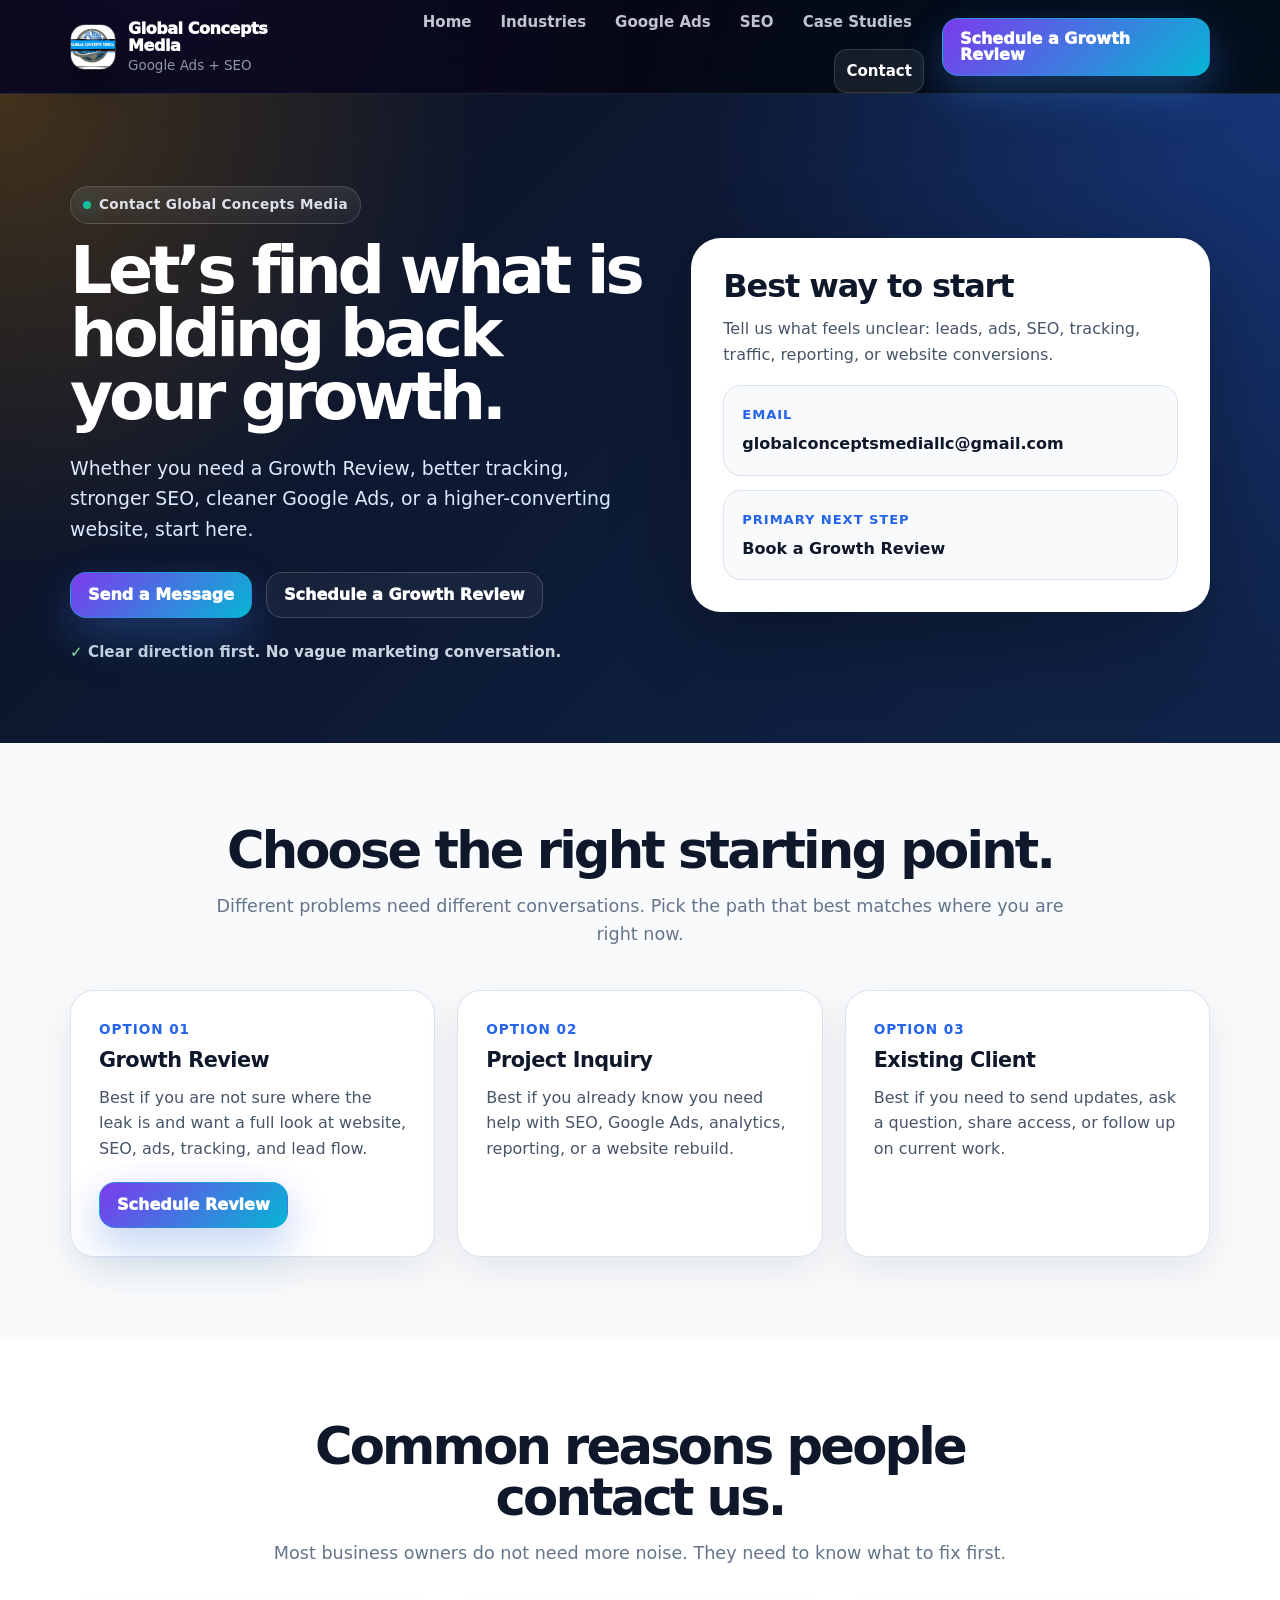
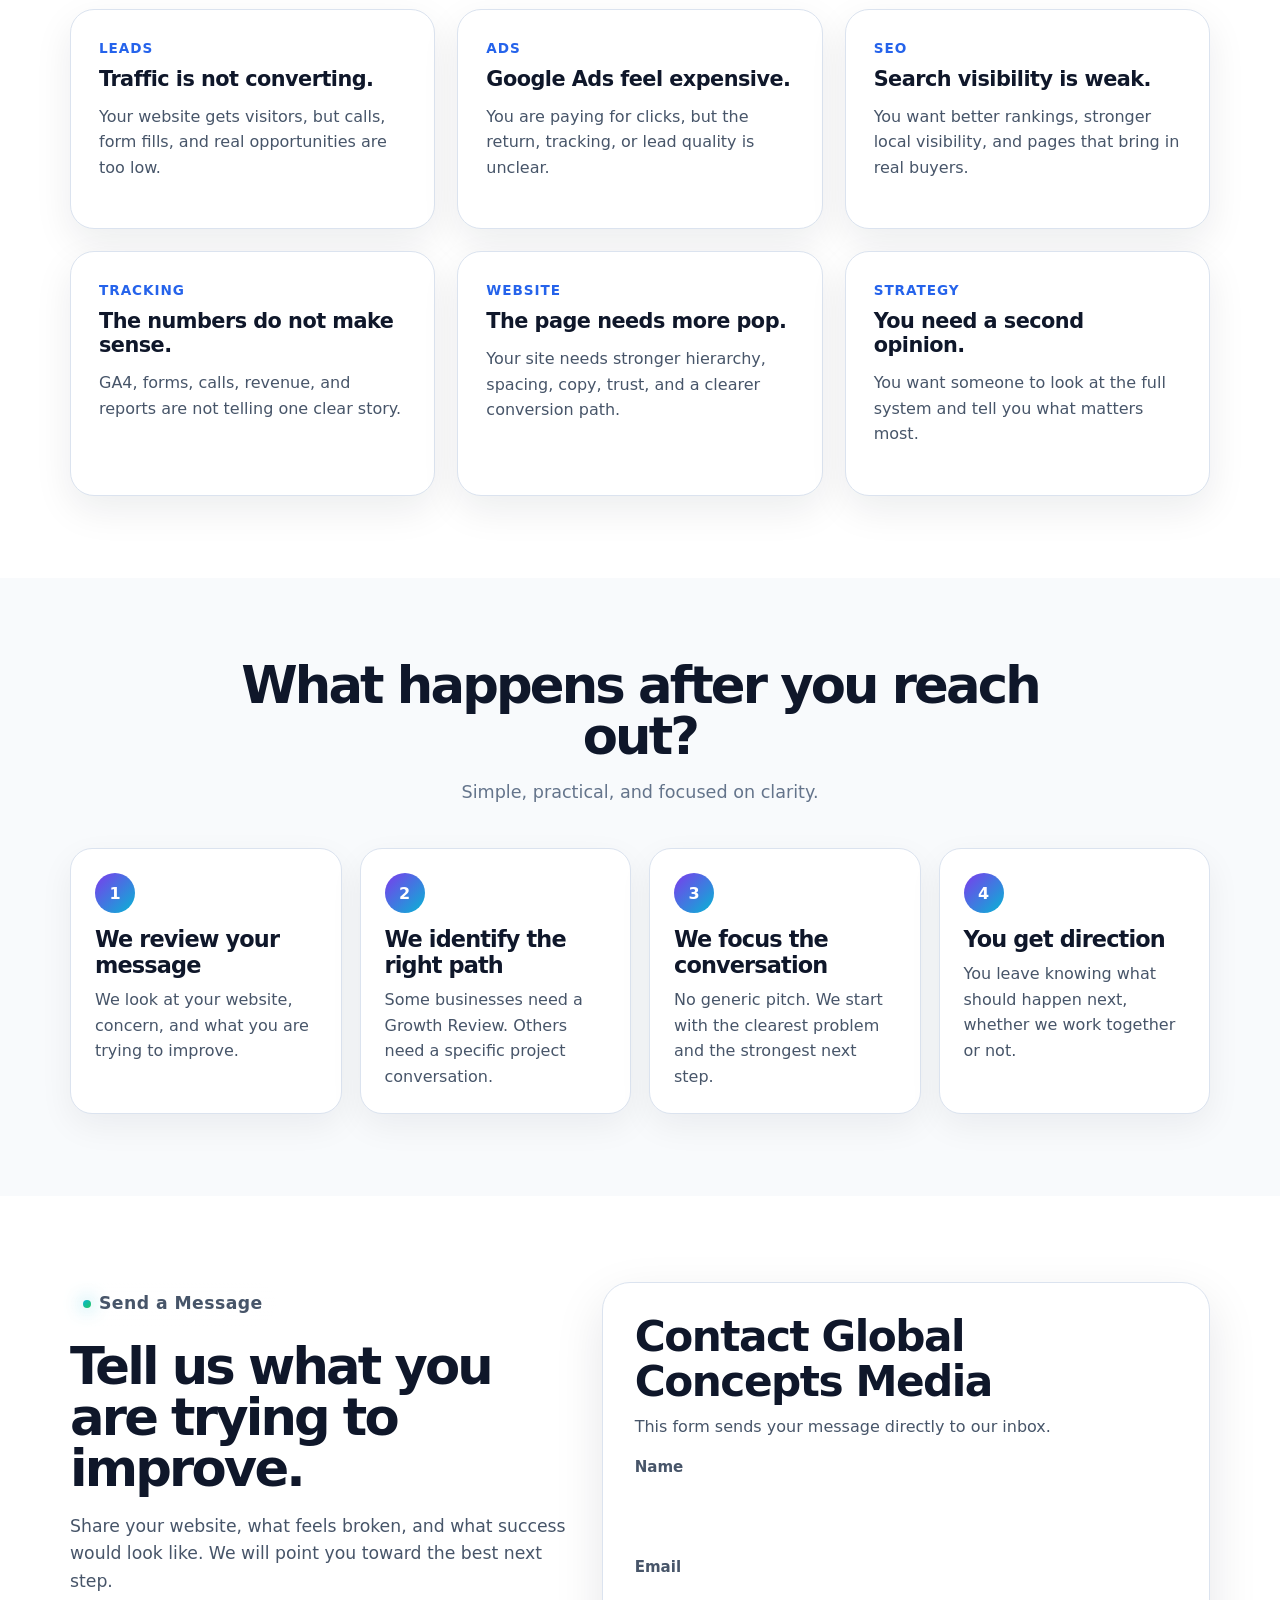
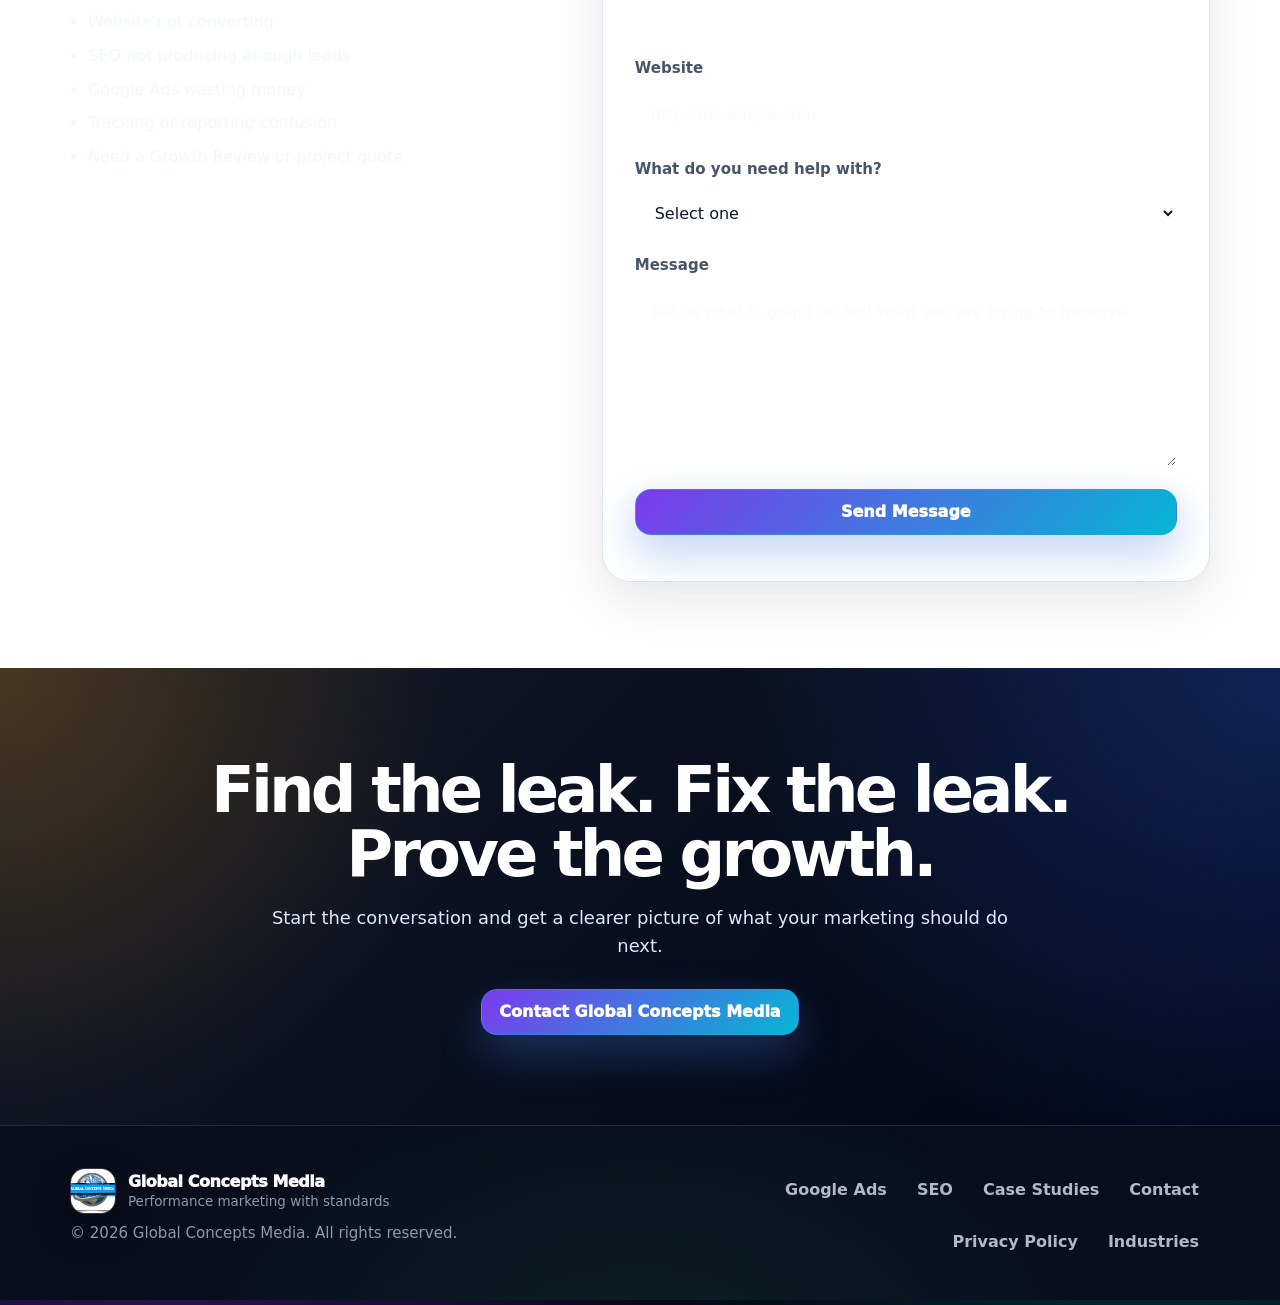
<file: contact.html>
<!doctype html>
<html lang="en">
<head>
  <meta charset="utf-8" />
  <meta name="viewport" content="width=device-width,initial-scale=1" />
  <meta name="description" content="Contact Global Concepts Media to schedule a Growth Review, ask about SEO, Google Ads, analytics, website strategy, or lead generation support." />

  <!-- Google Analytics 4 -->
  <script async src="https://www.googletagmanager.com/gtag/js?id=G-0SN72D1GNG"></script>
  <script>
    window.dataLayer = window.dataLayer || [];
    function gtag(){dataLayer.push(arguments);}
    gtag('js', new Date());
    gtag('config', 'G-0SN72D1GNG', { anonymize_ip: true });
  </script>

  <title>Contact | Global Concepts Media</title>

  <link rel="icon" href="./images/logo.jpg" />
 <link rel="stylesheet" href="./styles.css?v=20260629" />
<script defer src="./shared.js?v=20260629"></script>

  <style>
    .contact-page{
      background:#fff;
      color:#0f172a;
    }

    .contact-hero{
      padding:92px 0 78px;
      background:
        radial-gradient(circle at top left, rgba(245,158,11,.24), transparent 34%),
        radial-gradient(circle at top right, rgba(37,99,235,.34), transparent 42%),
        linear-gradient(135deg,#0b1020,#10244a);
      color:#fff;
    }

    .contact-grid{
      display:grid;
      grid-template-columns:1.05fr .95fr;
      gap:48px;
      align-items:center;
    }

    .contact-hero h1{
      color:#fff;
      font-size:clamp(2.6rem,5.2vw,5rem);
      line-height:.95;
      letter-spacing:-.065em;
      margin:0 0 24px;
      max-width:760px;
    }

    .contact-hero .subhead{
      color:#dbeafe;
      max-width:720px;
      font-size:1.18rem;
      margin:0 0 28px;
    }

    .contact-actions{
      display:flex;
      flex-wrap:wrap;
      gap:14px;
      align-items:center;
    }

    .contact-note{
      margin-top:22px;
      color:#cbd5e1;
      font-size:.95rem;
      font-weight:700;
    }

    .contact-note span{
      color:#86efac;
      font-weight:900;
    }

    .contact-card{
      background:#fff;
      color:#0f172a;
      border-radius:30px;
      padding:32px;
      box-shadow:0 26px 80px rgba(0,0,0,.30);
    }

    .contact-card h2{
      color:#0f172a;
      margin:0 0 12px;
      line-height:1.05;
      letter-spacing:-.035em;
      font-size:2rem;
    }

    .contact-card p{
      color:#475569;
      margin:0 0 18px;
    }

    .contact-method{
      background:#f8fafc;
      border:1px solid #dbe3ef;
      border-radius:18px;
      padding:18px;
      margin-top:14px;
    }

    .contact-method strong{
      display:block;
      color:#2563eb;
      font-size:.82rem;
      text-transform:uppercase;
      letter-spacing:.07em;
      margin-bottom:6px;
    }

    .contact-method a{
      color:#0f172a;
      font-weight:900;
      text-decoration:none;
    }

    .contact-section{
      padding:82px 0;
      background:#fff;
    }

    .contact-section.alt{
      background:#f8fafc;
    }

    .contact-head{
      max-width:850px;
      margin:0 auto 42px;
      text-align:center;
    }

    .contact-head h2{
      color:#0f172a;
      font-size:clamp(2.1rem,4vw,3.45rem);
      line-height:1;
      letter-spacing:-.055em;
      margin:0 0 16px;
    }

    .contact-head p{
      color:#64748b;
      font-size:1.1rem;
      margin:0;
    }

    .contact-cards{
      display:grid;
      grid-template-columns:repeat(3,1fr);
      gap:22px;
    }

    .contact-box{
      background:#fff;
      border:1px solid #dbe3ef;
      border-radius:24px;
      padding:28px;
      box-shadow:0 14px 38px rgba(15,23,42,.08);
    }

    .contact-box strong{
      color:#2563eb;
      display:block;
      margin-bottom:8px;
      font-size:.85rem;
      text-transform:uppercase;
      letter-spacing:.07em;
    }

    .contact-box h3{
      color:#0f172a;
      margin:0 0 12px;
      line-height:1.15;
      font-size:1.3rem;
      letter-spacing:-.025em;
    }

    .contact-box p{
      color:#475569;
      margin:0 0 20px;
    }

    .contact-form-section{
      padding:86px 0;
      background:#fff;
    }

    .contact-form-wrap{
      display:grid;
      grid-template-columns:.9fr 1.1fr;
      gap:34px;
      align-items:start;
    }

    .contact-form-intro h2{
      color:#0f172a;
      font-size:clamp(2rem,4vw,3.25rem);
      line-height:1;
      letter-spacing:-.055em;
      margin:0 0 18px;
    }

    .contact-form-intro p{
      color:#475569;
      font-size:1.08rem;
    }

    .contact-form-card{
      background:#fff;
      border:1px solid #dbe3ef;
      border-radius:28px;
      padding:32px;
      box-shadow:0 18px 50px rgba(15,23,42,.10);
    }

    .contact-form-card h2{
      color:#0f172a;
      margin:0 0 10px;
      line-height:1.05;
      letter-spacing:-.035em;
    }

    .contact-form-card p,
    .contact-form-card label span{
      color:#475569;
    }

    .contact-form-card input,
    .contact-form-card textarea,
    .contact-form-card select{
      color:#0f172a;
      background:#fff;
    }

    .steps{
      display:grid;
      grid-template-columns:repeat(4,1fr);
      gap:18px;
    }

    .step-box{
      background:#fff;
      border:1px solid #dbe3ef;
      border-radius:22px;
      padding:24px;
      box-shadow:0 12px 34px rgba(15,23,42,.06);
    }

    .step-box span{
      display:grid;
      place-items:center;
      width:40px;
      height:40px;
      border-radius:999px;
      background:linear-gradient(135deg,#7c3aed,#06b6d4);
      color:#fff;
      font-weight:900;
      margin-bottom:14px;
    }

    .step-box h3{
      color:#0f172a;
      margin:0 0 8px;
      line-height:1.15;
    }

    .step-box p{
      color:#475569;
      margin:0;
    }

    .contact-final{
      padding:90px 0;
      text-align:center;
      background:
        radial-gradient(circle at top left, rgba(245,158,11,.24), transparent 35%),
        radial-gradient(circle at top right, rgba(37,99,235,.28), transparent 40%),
        linear-gradient(135deg,#111827,#020617);
      color:#fff;
    }

    .contact-final h2{
      color:#fff;
      font-size:clamp(2.2rem,5vw,4rem);
      line-height:1;
      letter-spacing:-.06em;
      max-width:900px;
      margin:0 auto 18px;
    }

    .contact-final p{
      color:#dbeafe;
      max-width:760px;
      margin:0 auto 28px;
      font-size:1.12rem;
    }

    @media(max-width:1000px){
      .contact-grid,
      .contact-form-wrap{
        grid-template-columns:1fr;
      }

      .contact-cards,
      .steps{
        grid-template-columns:1fr 1fr;
      }
    }

    @media(max-width:640px){
      .contact-hero,
      .contact-section,
      .contact-form-section,
      .contact-final{
        padding:58px 0;
      }

      .contact-cards,
      .steps{
        grid-template-columns:1fr;
      }

      .contact-actions .btn{
        width:100%;
      }

      .contact-card,
      .contact-form-card{
        padding:24px;
      }
    }
  </style>
</head>

<body>
  <a class="skip-link" href="#main">Skip to content</a>

  <div id="site-header"></div>

  <main id="main" class="contact-page">

    <section class="contact-hero">
      <div class="container contact-grid">
        <div>
          <p class="eyebrow">Contact Global Concepts Media</p>
          <h1>Let’s find what is holding back your growth.</h1>
          <p class="subhead">
            Whether you need a Growth Review, better tracking, stronger SEO, cleaner Google Ads, or a higher-converting website, start here.
          </p>

          <div class="contact-actions">
            <a class="btn btn-primary" href="#contact-form">Send a Message</a>
            <a class="btn btn-ghost" href="growth-review.html">Schedule a Growth Review</a>
          </div>

          <p class="contact-note"><span>✓</span> Clear direction first. No vague marketing conversation.</p>
        </div>

        <aside class="contact-card">
          <h2>Best way to start</h2>
          <p>
            Tell us what feels unclear: leads, ads, SEO, tracking, traffic, reporting, or website conversions.
          </p>

          <div class="contact-method">
            <strong>Email</strong>
            <a href="mailto:globalconceptsmediallc@gmail.com">globalconceptsmediallc@gmail.com</a>
          </div>

          <div class="contact-method">
            <strong>Primary Next Step</strong>
            <a href="growth-review.html">Book a Growth Review</a>
          </div>
        </aside>
      </div>
    </section>

    <section class="contact-section alt">
      <div class="container">
        <div class="contact-head">
          <h2>Choose the right starting point.</h2>
          <p>
            Different problems need different conversations. Pick the path that best matches where you are right now.
          </p>
        </div>

        <div class="contact-cards">
          <article class="contact-box">
            <strong>Option 01</strong>
            <h3>Growth Review</h3>
            <p>
              Best if you are not sure where the leak is and want a full look at website, SEO, ads, tracking, and lead flow.
            </p>
            <a class="btn btn-primary" href="growth-review.html">Schedule Review</a>
          </article>

          <article class="contact-box">
            <strong>Option 02</strong>
            <h3>Project Inquiry</h3>
            <p>
              Best if you already know you need help with SEO, Google Ads, analytics, reporting, or a website rebuild.
            </p>
            <a class="btn btn-secondary" href="#contact-form">Start Inquiry</a>
          </article>

          <article class="contact-box">
            <strong>Option 03</strong>
            <h3>Existing Client</h3>
            <p>
              Best if you need to send updates, ask a question, share access, or follow up on current work.
            </p>
            <a class="btn btn-secondary" href="mailto:globalconceptsmediallc@gmail.com">Email Us</a>
          </article>
        </div>
      </div>
    </section>

    <section class="contact-section">
      <div class="container">
        <div class="contact-head">
          <h2>Common reasons people contact us.</h2>
          <p>
            Most business owners do not need more noise. They need to know what to fix first.
          </p>
        </div>

        <div class="contact-cards">
          <article class="contact-box">
            <strong>Leads</strong>
            <h3>Traffic is not converting.</h3>
            <p>Your website gets visitors, but calls, form fills, and real opportunities are too low.</p>
          </article>

          <article class="contact-box">
            <strong>Ads</strong>
            <h3>Google Ads feel expensive.</h3>
            <p>You are paying for clicks, but the return, tracking, or lead quality is unclear.</p>
          </article>

          <article class="contact-box">
            <strong>SEO</strong>
            <h3>Search visibility is weak.</h3>
            <p>You want better rankings, stronger local visibility, and pages that bring in real buyers.</p>
          </article>

          <article class="contact-box">
            <strong>Tracking</strong>
            <h3>The numbers do not make sense.</h3>
            <p>GA4, forms, calls, revenue, and reports are not telling one clear story.</p>
          </article>

          <article class="contact-box">
            <strong>Website</strong>
            <h3>The page needs more pop.</h3>
            <p>Your site needs stronger hierarchy, spacing, copy, trust, and a clearer conversion path.</p>
          </article>

          <article class="contact-box">
            <strong>Strategy</strong>
            <h3>You need a second opinion.</h3>
            <p>You want someone to look at the full system and tell you what matters most.</p>
          </article>
        </div>
      </div>
    </section>

    <section class="contact-section alt">
      <div class="container">
        <div class="contact-head">
          <h2>What happens after you reach out?</h2>
          <p>
            Simple, practical, and focused on clarity.
          </p>
        </div>

        <div class="steps">
          <article class="step-box">
            <span>1</span>
            <h3>We review your message</h3>
            <p>We look at your website, concern, and what you are trying to improve.</p>
          </article>

          <article class="step-box">
            <span>2</span>
            <h3>We identify the right path</h3>
            <p>Some businesses need a Growth Review. Others need a specific project conversation.</p>
          </article>

          <article class="step-box">
            <span>3</span>
            <h3>We focus the conversation</h3>
            <p>No generic pitch. We start with the clearest problem and the strongest next step.</p>
          </article>

          <article class="step-box">
            <span>4</span>
            <h3>You get direction</h3>
            <p>You leave knowing what should happen next, whether we work together or not.</p>
          </article>
        </div>
      </div>
    </section>

    <section class="contact-form-section" id="contact-form">
      <div class="container contact-form-wrap">
        <div class="contact-form-intro">
          <p class="eyebrow">Send a Message</p>
          <h2>Tell us what you are trying to improve.</h2>
          <p>
            Share your website, what feels broken, and what success would look like. We will point you toward the best next step.
          </p>

          <ul class="bullets">
            <li>Website not converting</li>
            <li>SEO not producing enough leads</li>
            <li>Google Ads wasting money</li>
            <li>Tracking or reporting confusion</li>
            <li>Need a Growth Review or project quote</li>
          </ul>
        </div>

        <div class="contact-form-card">
          <h2>Contact Global Concepts Media</h2>
          <p>This form sends your message directly to our inbox.</p>

          <form
            id="contactForm"
            class="form"
            action="https://formspree.io/f/xdaleell"
            method="POST"
            novalidate
          >
            <input type="hidden" name="_subject" value="Contact Request — GlobalConceptsMedia.com" />

            <div style="position:absolute; left:-9999px;" aria-hidden="true">
              <input type="text" name="company" tabindex="-1" autocomplete="off" />
            </div>

            <label>
              <span>Name</span>
              <input name="name" type="text" required />
            </label>

            <label>
              <span>Email</span>
              <input name="email" type="email" required />
            </label>

            <label>
              <span>Website</span>
              <input name="website" type="url" placeholder="https://example.com" />
            </label>

            <label>
              <span>What do you need help with?</span>
              <select name="topic">
                <option value="">Select one</option>
                <option value="Growth Review">Growth Review</option>
                <option value="SEO">SEO</option>
                <option value="Google Ads">Google Ads</option>
                <option value="Analytics / Tracking">Analytics / Tracking</option>
                <option value="Website / Conversion">Website / Conversion</option>
                <option value="Existing Client Support">Existing Client Support</option>
                <option value="Other">Other</option>
              </select>
            </label>

            <label>
              <span>Message</span>
              <textarea name="message" rows="6" required placeholder="Tell us what is going on and what you are trying to improve."></textarea>
            </label>

            <button class="btn btn-primary" id="submitBtn" type="submit">
              Send Message
            </button>

            <p class="muted tiny" id="formNote"></p>
          </form>
        </div>
      </div>
    </section>

    <section class="contact-final">
      <div class="container">
        <h2>Find the leak. Fix the leak. Prove the growth.</h2>
        <p>
          Start the conversation and get a clearer picture of what your marketing should do next.
        </p>
        <a class="btn btn-primary" href="#contact-form">Contact Global Concepts Media</a>
      </div>
    </section>

  </main>

  <div id="site-footer"></div>

  <!-- Cloudflare Insights -->
  <script defer src="https://static.cloudflareinsights.com/beacon.min.js"
    data-cf-beacon='{"token":"759fd166dbe248f79e559da39742e8ea"}'>
  </script>
</body>
</html>
</file>
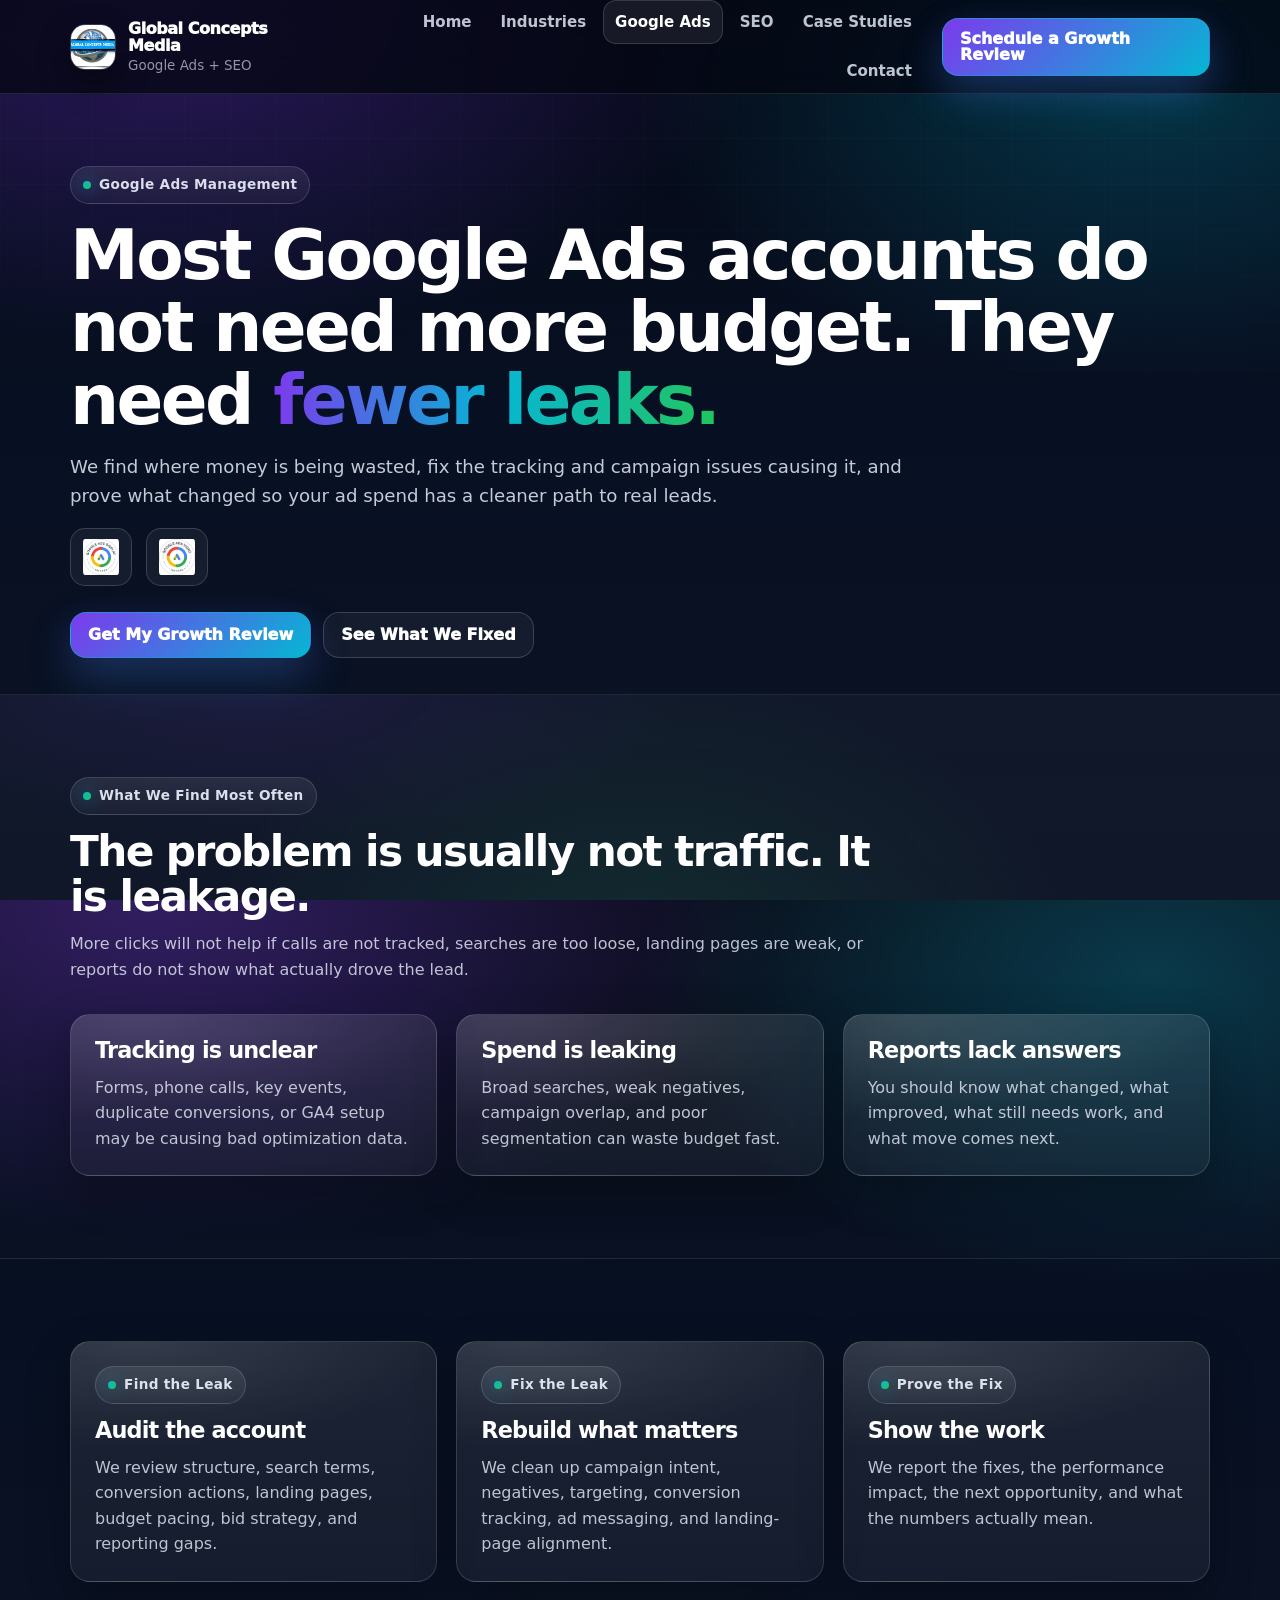
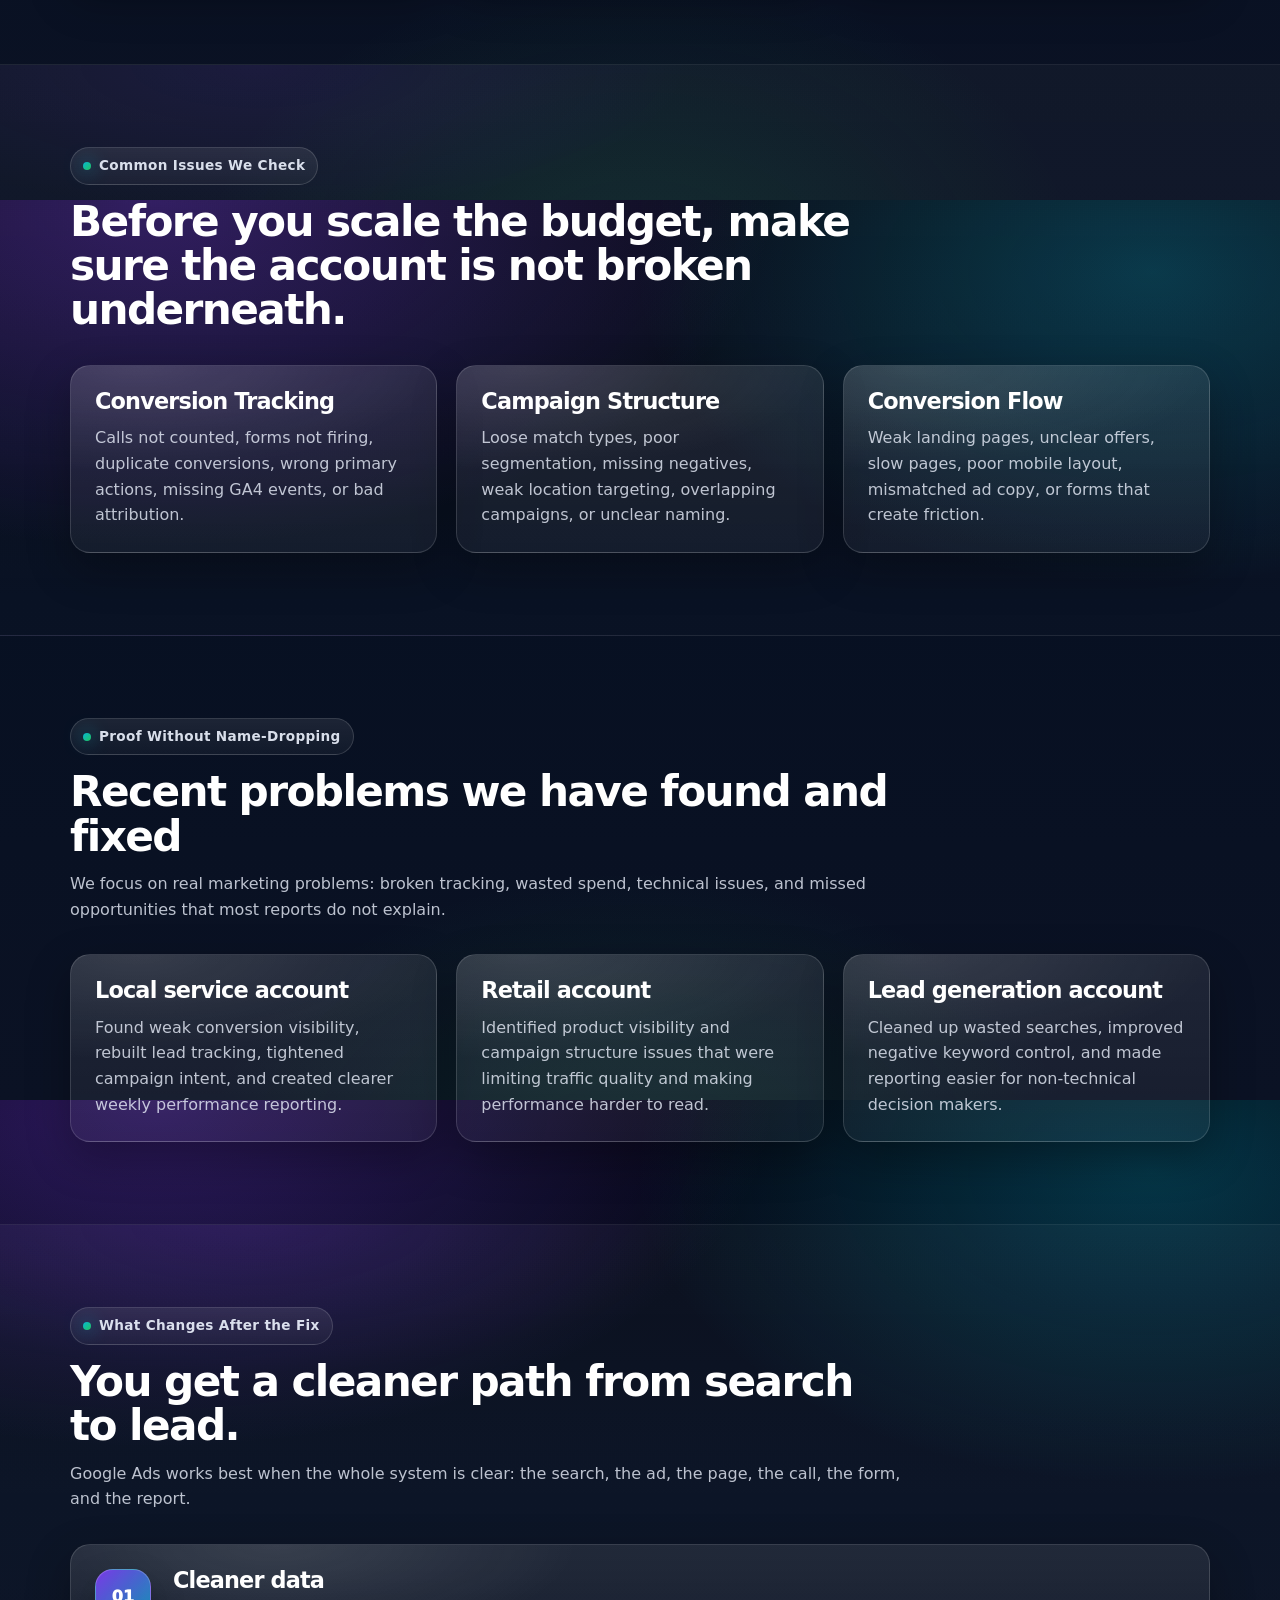
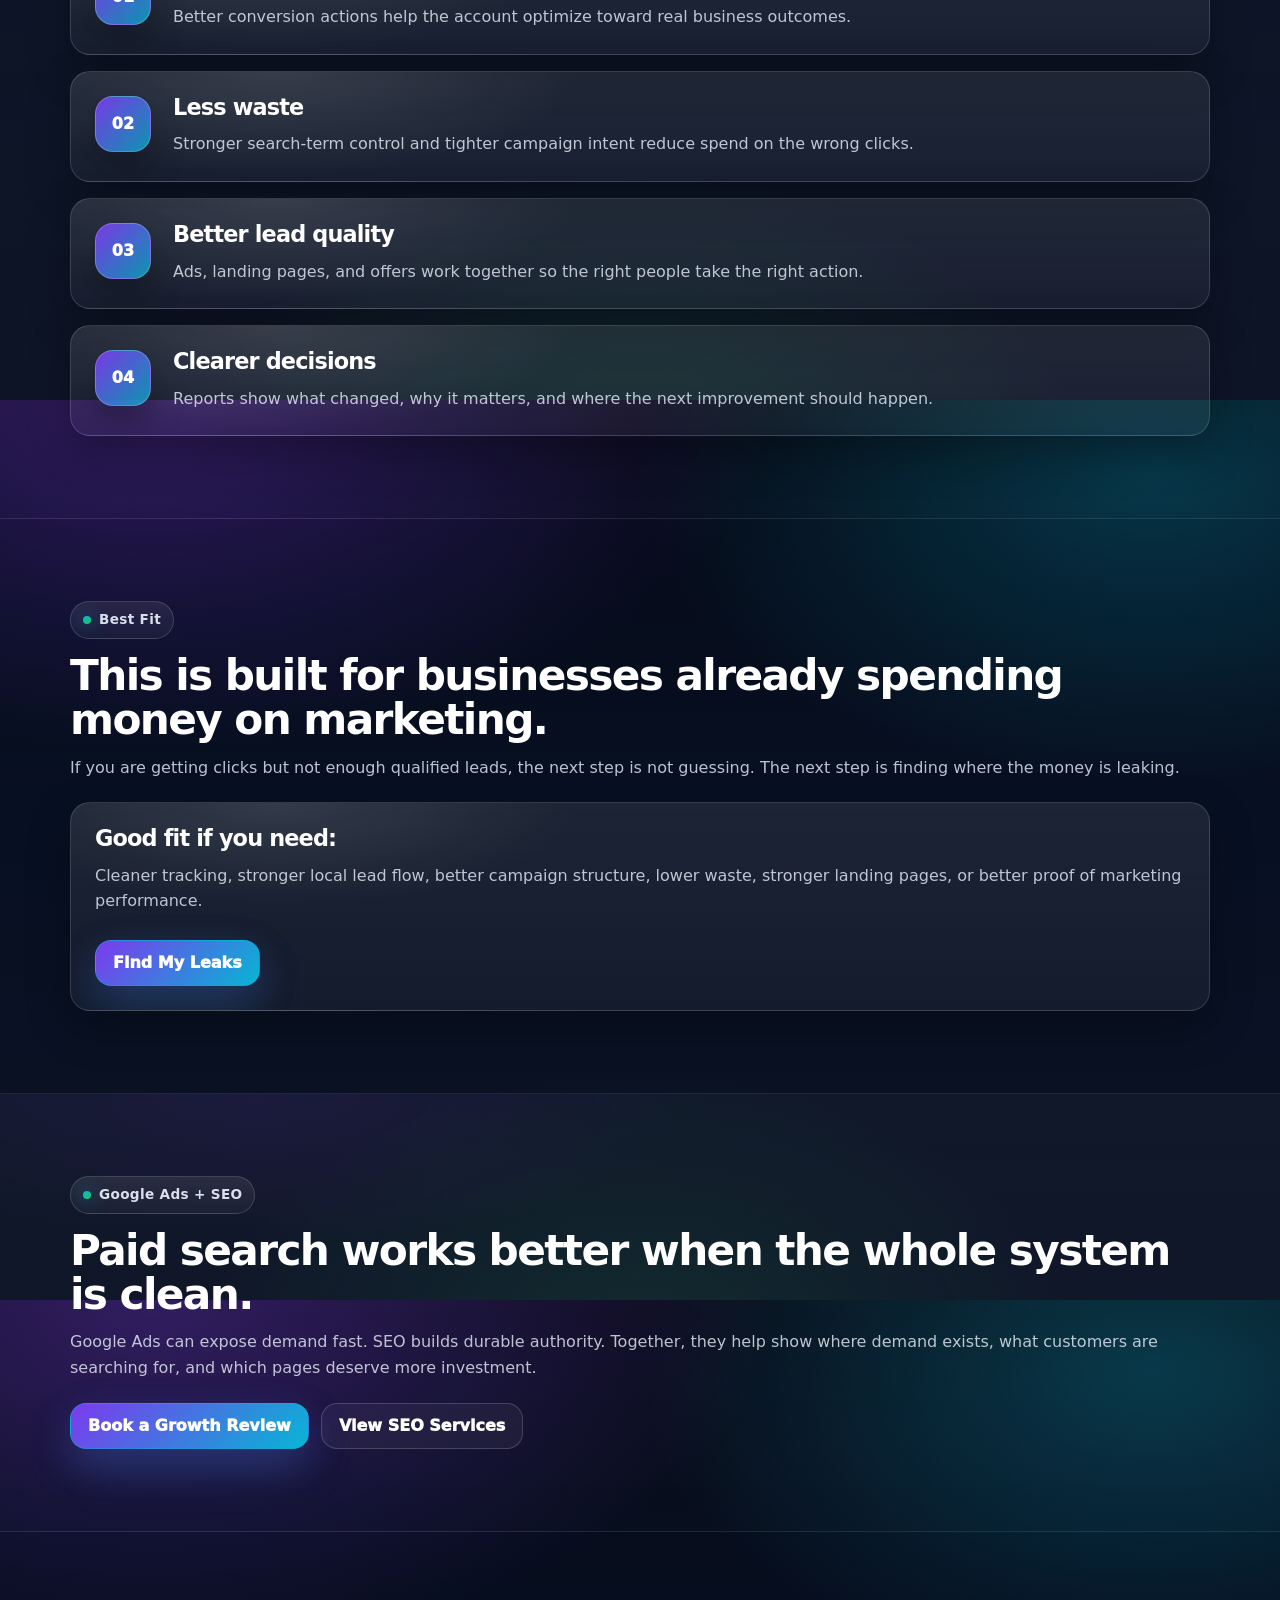
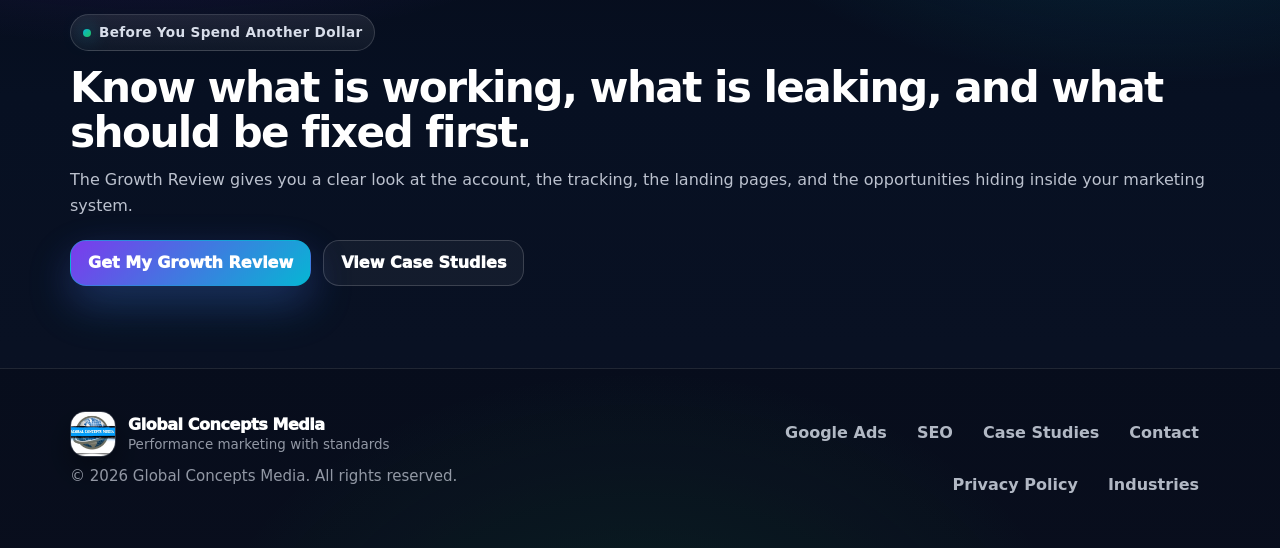
<file: google-ads.html>
<!doctype html>
<html lang="en">
<head>
  <meta charset="utf-8" />
  <meta name="viewport" content="width=device-width,initial-scale=1" />
  <meta name="description" content="Google Ads management that finds wasted spend, fixes tracking, improves campaign structure, and proves what is driving leads." />

  <!-- Google Analytics 4 -->
  <script async src="https://www.googletagmanager.com/gtag/js?id=G-0SN72D1GNG"></script>
  <script>
    window.dataLayer = window.dataLayer || [];
    function gtag(){dataLayer.push(arguments);}
    gtag('js', new Date());
    gtag('config', 'G-0SN72D1GNG', { anonymize_ip: true });
  </script>

  <title>Google Ads Management | Global Concepts Media</title>

  <link rel="icon" href="./images/logo.jpg" />
 <link rel="stylesheet" href="./styles.css?v=20260629" />
<script defer src="./shared.js?v=20260629"></script>
</head>

<body>
  <a class="skip-link" href="#main">Skip to content</a>

  <div id="site-header"></div>

  <main id="main">

    <section class="page-hero">
      <div class="container">
        <p class="eyebrow">Google Ads Management</p>

        <h1>Most Google Ads accounts do not need more budget. They need <span class="grad">fewer leaks.</span></h1>

        <p class="subhead">
          We find where money is being wasted, fix the tracking and campaign issues causing it,
          and prove what changed so your ad spend has a cleaner path to real leads.
        </p>

        <div class="cert-row" aria-label="Google Ads certifications">
          <img class="cert" src="./images/google-ads-display-certified.png?v=20260212" alt="Google Ads Display Certification" />
          <img class="cert" src="./images/google-ads-video-certified.png?v=20260212" alt="Google Ads Video Certification" />
        </div>

        <div class="cta-row">
          <a class="btn btn-primary" href="./contact.html">Get My Growth Review</a>
          <a class="btn btn-ghost" href="./case-studies.html">See What We Fixed</a>
        </div>
      </div>
    </section>

    <section class="section section-alt">
      <div class="container">
        <div class="section-head">
          <p class="eyebrow">What We Find Most Often</p>
          <h2>The problem is usually not traffic. It is leakage.</h2>
          <p class="muted">
            More clicks will not help if calls are not tracked, searches are too loose,
            landing pages are weak, or reports do not show what actually drove the lead.
          </p>
        </div>

        <div class="grid-3">
          <article class="card">
            <h3>Tracking is unclear</h3>
            <p class="muted">
              Forms, phone calls, key events, duplicate conversions, or GA4 setup may be causing bad optimization data.
            </p>
          </article>

          <article class="card">
            <h3>Spend is leaking</h3>
            <p class="muted">
              Broad searches, weak negatives, campaign overlap, and poor segmentation can waste budget fast.
            </p>
          </article>

          <article class="card">
            <h3>Reports lack answers</h3>
            <p class="muted">
              You should know what changed, what improved, what still needs work, and what move comes next.
            </p>
          </article>
        </div>
      </div>
    </section>

    <section class="section">
      <div class="container">
        <div class="grid-3">
          <article class="card">
            <p class="eyebrow">Find the Leak</p>
            <h3>Audit the account</h3>
            <p class="muted">
              We review structure, search terms, conversion actions, landing pages, budget pacing,
              bid strategy, and reporting gaps.
            </p>
          </article>

          <article class="card">
            <p class="eyebrow">Fix the Leak</p>
            <h3>Rebuild what matters</h3>
            <p class="muted">
              We clean up campaign intent, negatives, targeting, conversion tracking, ad messaging,
              and landing-page alignment.
            </p>
          </article>

          <article class="card">
            <p class="eyebrow">Prove the Fix</p>
            <h3>Show the work</h3>
            <p class="muted">
              We report the fixes, the performance impact, the next opportunity, and what the numbers actually mean.
            </p>
          </article>
        </div>
      </div>
    </section>

    <section class="section section-alt">
      <div class="container">
        <div class="section-head">
          <p class="eyebrow">Common Issues We Check</p>
          <h2>Before you scale the budget, make sure the account is not broken underneath.</h2>
        </div>

        <div class="grid-3">
          <article class="card">
            <h3>Conversion Tracking</h3>
            <p class="muted">
              Calls not counted, forms not firing, duplicate conversions, wrong primary actions,
              missing GA4 events, or bad attribution.
            </p>
          </article>

          <article class="card">
            <h3>Campaign Structure</h3>
            <p class="muted">
              Loose match types, poor segmentation, missing negatives, weak location targeting,
              overlapping campaigns, or unclear naming.
            </p>
          </article>

          <article class="card">
            <h3>Conversion Flow</h3>
            <p class="muted">
              Weak landing pages, unclear offers, slow pages, poor mobile layout,
              mismatched ad copy, or forms that create friction.
            </p>
          </article>
        </div>
      </div>
    </section>

    <section class="section">
      <div class="container">
        <div class="section-head">
          <p class="eyebrow">Proof Without Name-Dropping</p>
          <h2>Recent problems we have found and fixed</h2>
          <p class="muted">
            We focus on real marketing problems: broken tracking, wasted spend, technical issues,
            and missed opportunities that most reports do not explain.
          </p>
        </div>

        <div class="grid-3">
          <article class="card">
            <h3>Local service account</h3>
            <p class="muted">
              Found weak conversion visibility, rebuilt lead tracking, tightened campaign intent,
              and created clearer weekly performance reporting.
            </p>
          </article>

          <article class="card">
            <h3>Retail account</h3>
            <p class="muted">
              Identified product visibility and campaign structure issues that were limiting traffic quality
              and making performance harder to read.
            </p>
          </article>

          <article class="card">
            <h3>Lead generation account</h3>
            <p class="muted">
              Cleaned up wasted searches, improved negative keyword control,
              and made reporting easier for non-technical decision makers.
            </p>
          </article>
        </div>
      </div>
    </section>

    <section class="section section-alt">
      <div class="container">
        <div class="section-head">
          <p class="eyebrow">What Changes After the Fix</p>
          <h2>You get a cleaner path from search to lead.</h2>
          <p class="muted">
            Google Ads works best when the whole system is clear: the search, the ad, the page,
            the call, the form, and the report.
          </p>
        </div>

        <ol class="steps">
          <li class="step card">
            <div class="step-num">01</div>
            <div>
              <h3>Cleaner data</h3>
              <p class="muted">
                Better conversion actions help the account optimize toward real business outcomes.
              </p>
            </div>
          </li>

          <li class="step card">
            <div class="step-num">02</div>
            <div>
              <h3>Less waste</h3>
              <p class="muted">
                Stronger search-term control and tighter campaign intent reduce spend on the wrong clicks.
              </p>
            </div>
          </li>

          <li class="step card">
            <div class="step-num">03</div>
            <div>
              <h3>Better lead quality</h3>
              <p class="muted">
                Ads, landing pages, and offers work together so the right people take the right action.
              </p>
            </div>
          </li>

          <li class="step card">
            <div class="step-num">04</div>
            <div>
              <h3>Clearer decisions</h3>
              <p class="muted">
                Reports show what changed, why it matters, and where the next improvement should happen.
              </p>
            </div>
          </li>
        </ol>
      </div>
    </section>

    <section class="section">
      <div class="container">
        <div class="split">
          <div>
            <p class="eyebrow">Best Fit</p>
            <h2>This is built for businesses already spending money on marketing.</h2>
            <p class="muted">
              If you are getting clicks but not enough qualified leads, the next step is not guessing.
              The next step is finding where the money is leaking.
            </p>
          </div>

          <div class="card">
            <h3>Good fit if you need:</h3>
            <p class="muted">
              Cleaner tracking, stronger local lead flow, better campaign structure, lower waste,
              stronger landing pages, or better proof of marketing performance.
            </p>
            <div class="cta-row">
              <a class="btn btn-primary" href="./contact.html">Find My Leaks</a>
            </div>
          </div>
        </div>
      </div>
    </section>

    <section class="section section-alt">
      <div class="container">
        <div class="split">
          <div>
            <p class="eyebrow">Google Ads + SEO</p>
            <h2>Paid search works better when the whole system is clean.</h2>
            <p class="muted">
              Google Ads can expose demand fast. SEO builds durable authority. Together, they help show
              where demand exists, what customers are searching for, and which pages deserve more investment.
            </p>
          </div>

          <div class="split-cta">
            <a class="btn btn-primary" href="./contact.html">Book a Growth Review</a>
            <a class="btn btn-ghost" href="./seo.html">View SEO Services</a>
          </div>
        </div>
      </div>
    </section>

    <section class="section">
      <div class="container">
        <div class="split">
          <div>
            <p class="eyebrow">Before You Spend Another Dollar</p>
            <h2>Know what is working, what is leaking, and what should be fixed first.</h2>
            <p class="muted">
              The Growth Review gives you a clear look at the account, the tracking, the landing pages,
              and the opportunities hiding inside your marketing system.
            </p>
          </div>

          <div class="split-cta">
            <a class="btn btn-primary" href="./contact.html">Get My Growth Review</a>
            <a class="btn btn-ghost" href="./case-studies.html">View Case Studies</a>
          </div>
        </div>
      </div>
    </section>

  </main>

  <div id="site-footer"></div>

  <script defer src="https://static.cloudflareinsights.com/beacon.min.js"
    data-cf-beacon='{"token":"759fd166dbe248f79e559da39742e8ea"}'>
  </script>
</body>
</html>
</file>
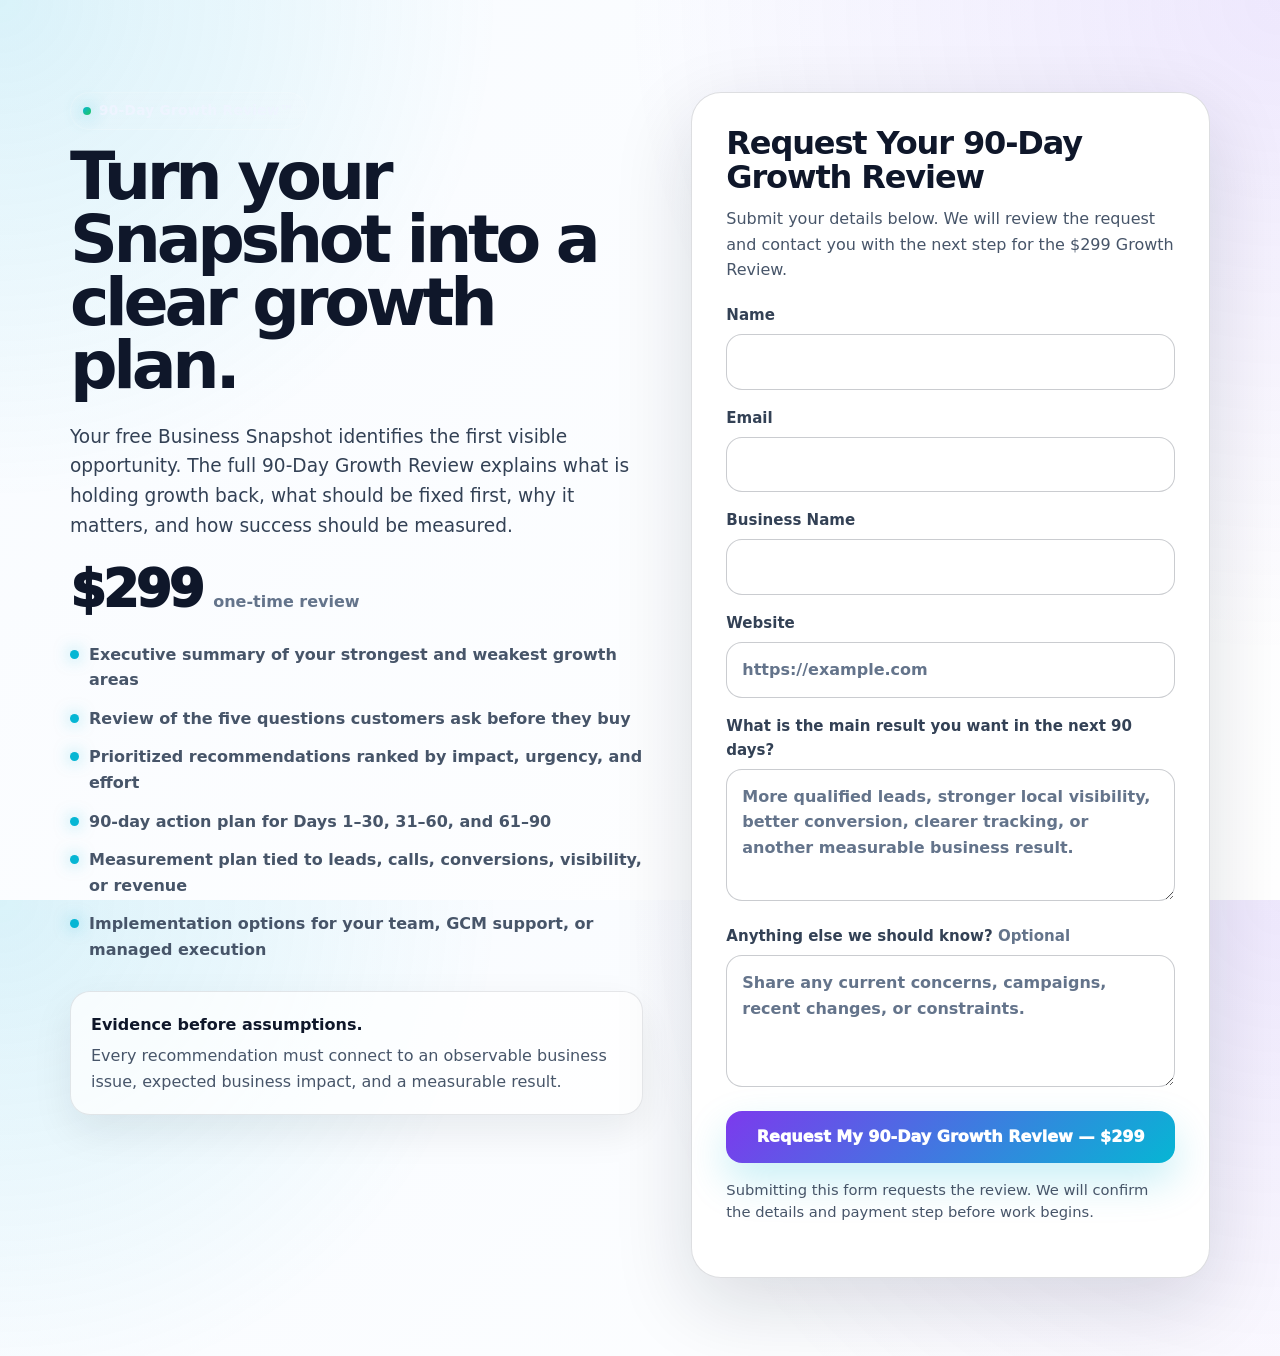
<file: growth-review.html>
<!doctype html>
<html lang="en">
<head>
  <meta charset="utf-8" />
  <meta name="viewport" content="width=device-width,initial-scale=1" />

  <meta
    name="description"
    content="Request a consultant-reviewed 90-Day Growth Review from Global Concepts Media. Get a prioritized growth roadmap based on observable evidence for $299."
  />

  <script async src="https://www.googletagmanager.com/gtag/js?id=G-0SN72D1GNG"></script>
  <script>
    window.dataLayer = window.dataLayer || [];
    function gtag(){dataLayer.push(arguments);}
    gtag('js', new Date());
    gtag('config', 'G-0SN72D1GNG', { anonymize_ip: true });
  </script>

  <title>90-Day Growth Review — $299 | Global Concepts Media</title>

  <link rel="canonical" href="https://globalconceptsmedia.com/growth-review.html" />
  <link rel="icon" href="./images/logo.jpg" />
  <link rel="stylesheet" href="./styles.css?v=20260710-1" />
  <script defer src="./shared.js?v=20260710-1"></script>

  <style>
    body{
      background:
        radial-gradient(circle at top left, rgba(6,182,212,.13), transparent 32%),
        radial-gradient(circle at top right, rgba(124,58,237,.11), transparent 42%),
        linear-gradient(135deg,#f8fbff,#ffffff);
      color:#0f172a;
    }

    .growth-wrap{
      min-height:100vh;
      padding:92px 0 78px;
    }

    .growth-grid{
      display:grid;
      grid-template-columns:1.05fr .95fr;
      gap:48px;
      align-items:start;
    }

    .growth-copy h1{
      color:#0f172a;
      font-size:clamp(2.6rem,5.2vw,5rem);
      line-height:.95;
      letter-spacing:-.065em;
      margin:0 0 24px;
      max-width:760px;
    }

    .growth-copy p{
      color:#334155;
      font-size:clamp(1.08rem,1.45vw,1.2rem);
      max-width:700px;
    }

    .price-line{
      display:flex;
      align-items:baseline;
      gap:12px;
      margin:24px 0 8px;
    }

    .price{
      color:#0f172a;
      font-size:clamp(2.4rem,4vw,4rem);
      font-weight:950;
      letter-spacing:-.055em;
      line-height:1;
    }

    .price-note{
      color:#64748b;
      font-weight:800;
    }

    .growth-list{
      margin:26px 0 0;
      padding:0;
      list-style:none;
      display:grid;
      gap:13px;
      color:#475569;
      font-weight:750;
    }

    .growth-list li{
      display:flex;
      align-items:flex-start;
      gap:10px;
    }

    .growth-list li:before{
      content:"";
      flex:0 0 auto;
      width:9px;
      height:9px;
      margin-top:8px;
      border-radius:50%;
      background:#06b6d4;
      box-shadow:0 0 16px rgba(6,182,212,.55);
    }

    .growth-proof{
      margin-top:28px;
      padding:20px;
      border:1px solid rgba(15,23,42,.10);
      border-radius:20px;
      background:rgba(255,255,255,.72);
      box-shadow:0 16px 40px rgba(15,23,42,.08);
    }

    .growth-proof strong{
      display:block;
      color:#0f172a;
      margin-bottom:6px;
    }

    .growth-proof p{
      margin:0;
      font-size:1rem;
      color:#475569;
    }

    .growth-card{
      background:#ffffff;
      border:1px solid rgba(15,23,42,.14);
      border-radius:30px;
      padding:34px;
      box-shadow:0 26px 80px rgba(15,23,42,.14);
      color:#0f172a;
    }

    .growth-card h2{
      color:#0f172a;
      margin:0 0 12px;
      font-size:2rem;
      line-height:1.05;
      letter-spacing:-.035em;
    }

    .growth-card p{
      color:#475569;
      margin:0 0 20px;
    }

    .growth-form{
      display:grid;
      gap:16px;
    }

    .growth-form label{
      display:block;
      color:#334155;
      font-weight:900;
    }

    .growth-form label > span{
      display:block;
      margin-bottom:7px;
      color:#334155;
    }

    .optional{
      display:inline;
      color:#64748b;
      font-weight:700;
    }

    .growth-form input,
    .growth-form textarea,
    .growth-form select{
      width:100%;
      background:#ffffff;
      color:#0f172a;
      border:1px solid rgba(15,23,42,.22);
      border-radius:16px;
      padding:14px 15px;
      outline:none;
    }

    .growth-form input::placeholder,
    .growth-form textarea::placeholder{
      color:#64748b;
      opacity:1;
    }

    .growth-form input:focus,
    .growth-form textarea:focus,
    .growth-form select:focus{
      border-color:#06b6d4;
      box-shadow:0 0 0 4px rgba(6,182,212,.18);
    }

    .growth-form textarea{
      min-height:132px;
      resize:vertical;
    }

    .growth-form button{
      width:100%;
      min-height:52px;
      border:0;
      border-radius:16px;
      background:linear-gradient(135deg,#7c3aed,#06b6d4);
      color:#ffffff;
      font-weight:950;
      cursor:pointer;
      box-shadow:0 18px 42px rgba(6,182,212,.22);
      transition:transform .16s ease, box-shadow .16s ease;
    }

    .growth-form button:hover{
      transform:translateY(-2px);
      box-shadow:0 24px 58px rgba(6,182,212,.28);
    }

    .form-note{
      margin:0;
      color:#64748b;
      font-size:.92rem;
      line-height:1.5;
    }

    @media(max-width:900px){
      .growth-wrap{
        padding:58px 0;
      }

      .growth-grid{
        grid-template-columns:1fr;
        gap:28px;
      }
    }

    @media(max-width:680px){
      .growth-card{
        padding:22px;
        border-radius:24px;
      }
    }
  </style>
</head>

<body>
  <main class="growth-wrap">
    <div class="container growth-grid">
      <section class="growth-copy">
        <div class="eyebrow">90-Day Growth Review™</div>

        <h1>Turn your Snapshot into a clear growth plan.</h1>

        <p>
          Your free Business Snapshot identifies the first visible opportunity.
          The full 90-Day Growth Review explains what is holding growth back,
          what should be fixed first, why it matters, and how success should be measured.
        </p>

        <div class="price-line">
          <span class="price">$299</span>
          <span class="price-note">one-time review</span>
        </div>

        <ul class="growth-list">
          <li>Executive summary of your strongest and weakest growth areas</li>
          <li>Review of the five questions customers ask before they buy</li>
          <li>Prioritized recommendations ranked by impact, urgency, and effort</li>
          <li>90-day action plan for Days 1–30, 31–60, and 61–90</li>
          <li>Measurement plan tied to leads, calls, conversions, visibility, or revenue</li>
          <li>Implementation options for your team, GCM support, or managed execution</li>
        </ul>

        <div class="growth-proof">
          <strong>Evidence before assumptions.</strong>
          <p>
            Every recommendation must connect to an observable business issue,
            expected business impact, and a measurable result.
          </p>
        </div>
      </section>

      <section class="growth-card" aria-label="90-Day Growth Review request form">
        <h2>Request Your 90-Day Growth Review</h2>

        <p>
          Submit your details below. We will review the request and contact you
          with the next step for the $299 Growth Review.
        </p>

        <form
          class="growth-form"
          name="growth-review"
          method="POST"
          data-netlify="true"
          netlify-honeypot="bot-field"
        >
          <input type="hidden" name="form-name" value="growth-review" />
          <input type="hidden" name="product" value="90-Day Growth Review" />
          <input type="hidden" name="price" value="$299" />

          <p hidden>
            <label>
              Do not fill this out:
              <input name="bot-field" />
            </label>
          </p>

          <label>
            <span>Name</span>
            <input type="text" name="name" autocomplete="name" required />
          </label>

          <label>
            <span>Email</span>
            <input type="email" name="email" autocomplete="email" required />
          </label>

          <label>
            <span>Business Name</span>
            <input
              type="text"
              name="business-name"
              autocomplete="organization"
              required
            />
          </label>

          <label>
            <span>Website</span>
            <input
              type="url"
              name="website"
              id="website"
              autocomplete="url"
              placeholder="https://example.com"
              required
            />
          </label>

          <label>
            <span>What is the main result you want in the next 90 days?</span>
            <textarea
              name="growth-goal"
              placeholder="More qualified leads, stronger local visibility, better conversion, clearer tracking, or another measurable business result."
              required
            ></textarea>
          </label>

          <label>
            <span>Anything else we should know? <span class="optional">Optional</span></span>
            <textarea
              name="additional-context"
              placeholder="Share any current concerns, campaigns, recent changes, or constraints."
            ></textarea>
          </label>

          <button type="submit">
            Request My 90-Day Growth Review — $299
          </button>

          <p class="form-note">
            Submitting this form requests the review. We will confirm the details
            and payment step before work begins.
          </p>
        </form>
      </section>
    </div>
  </main>

  <script>
    const params = new URLSearchParams(window.location.search);
    const websiteField = document.getElementById("website");
    const websiteFromQuery = params.get("website");

    if (websiteFromQuery && websiteField) {
      websiteField.value = websiteFromQuery;
    }
  </script>
</body>
</html>
</file>
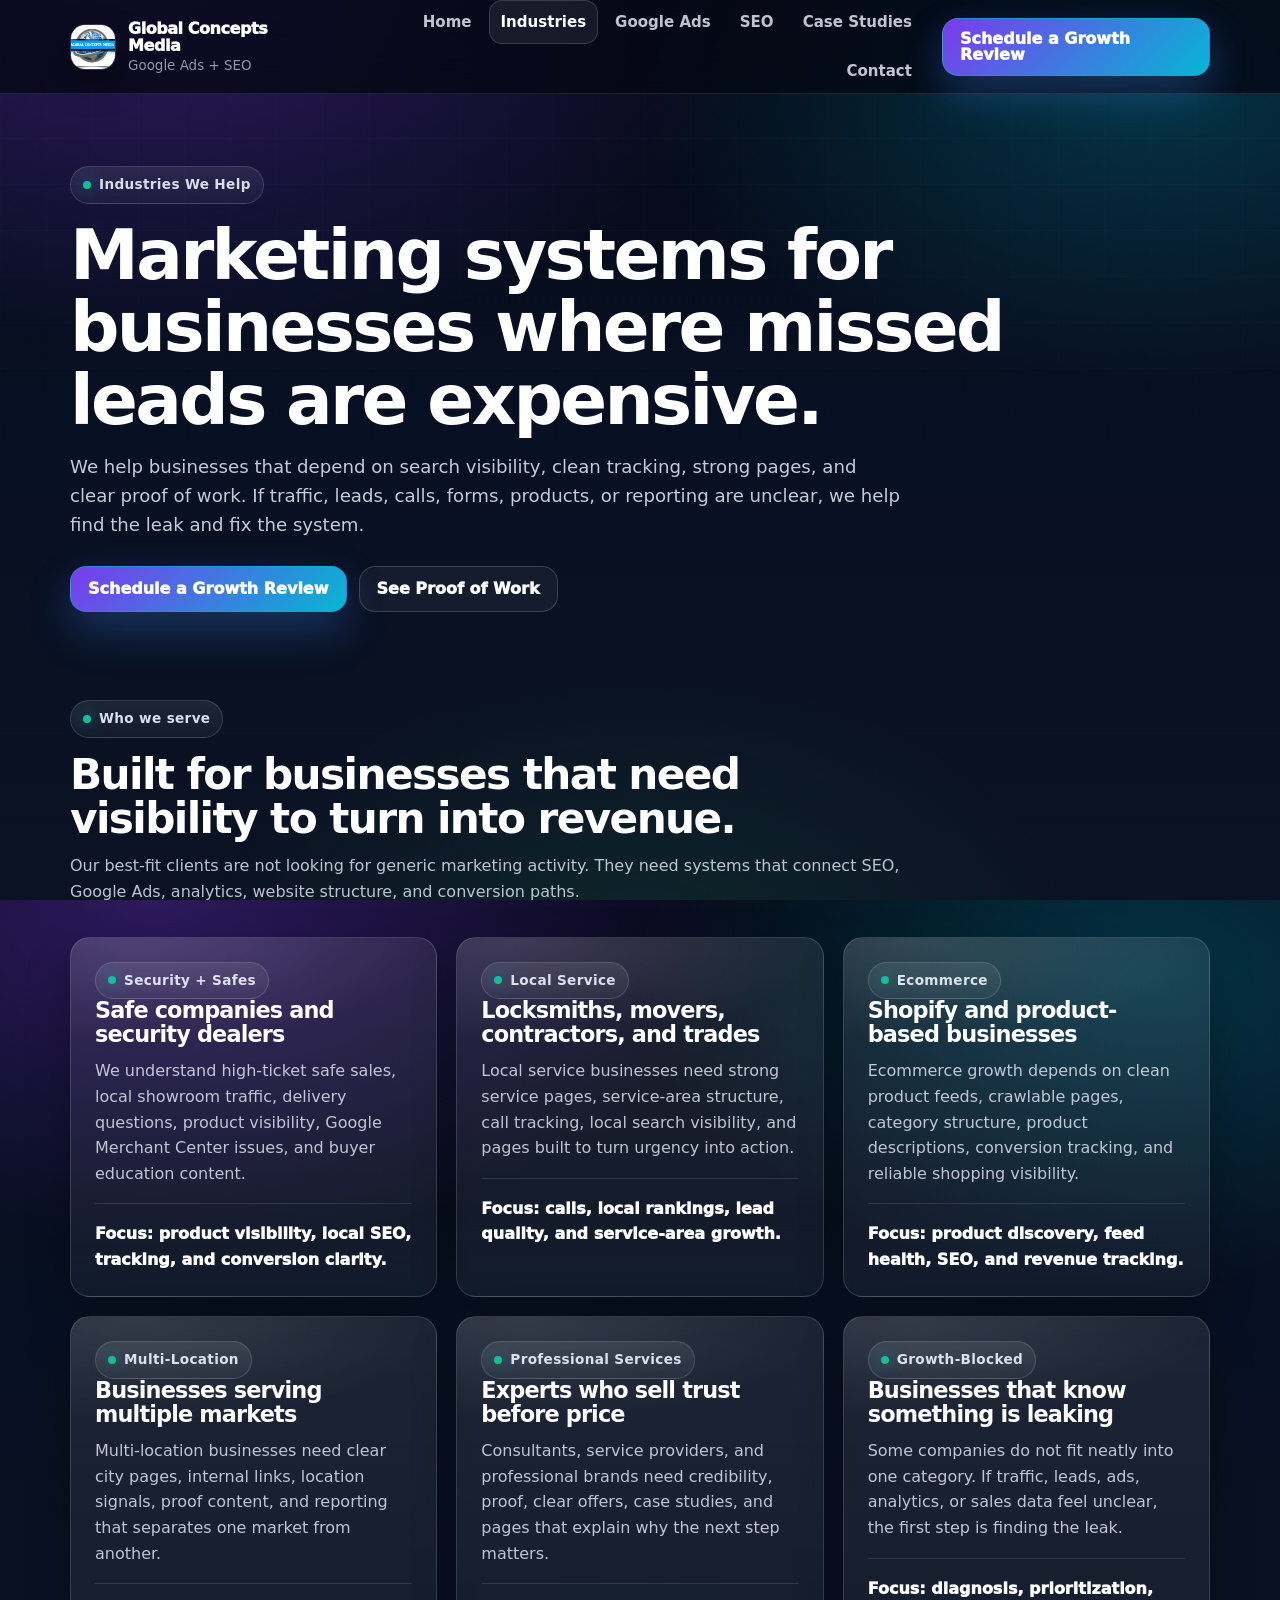
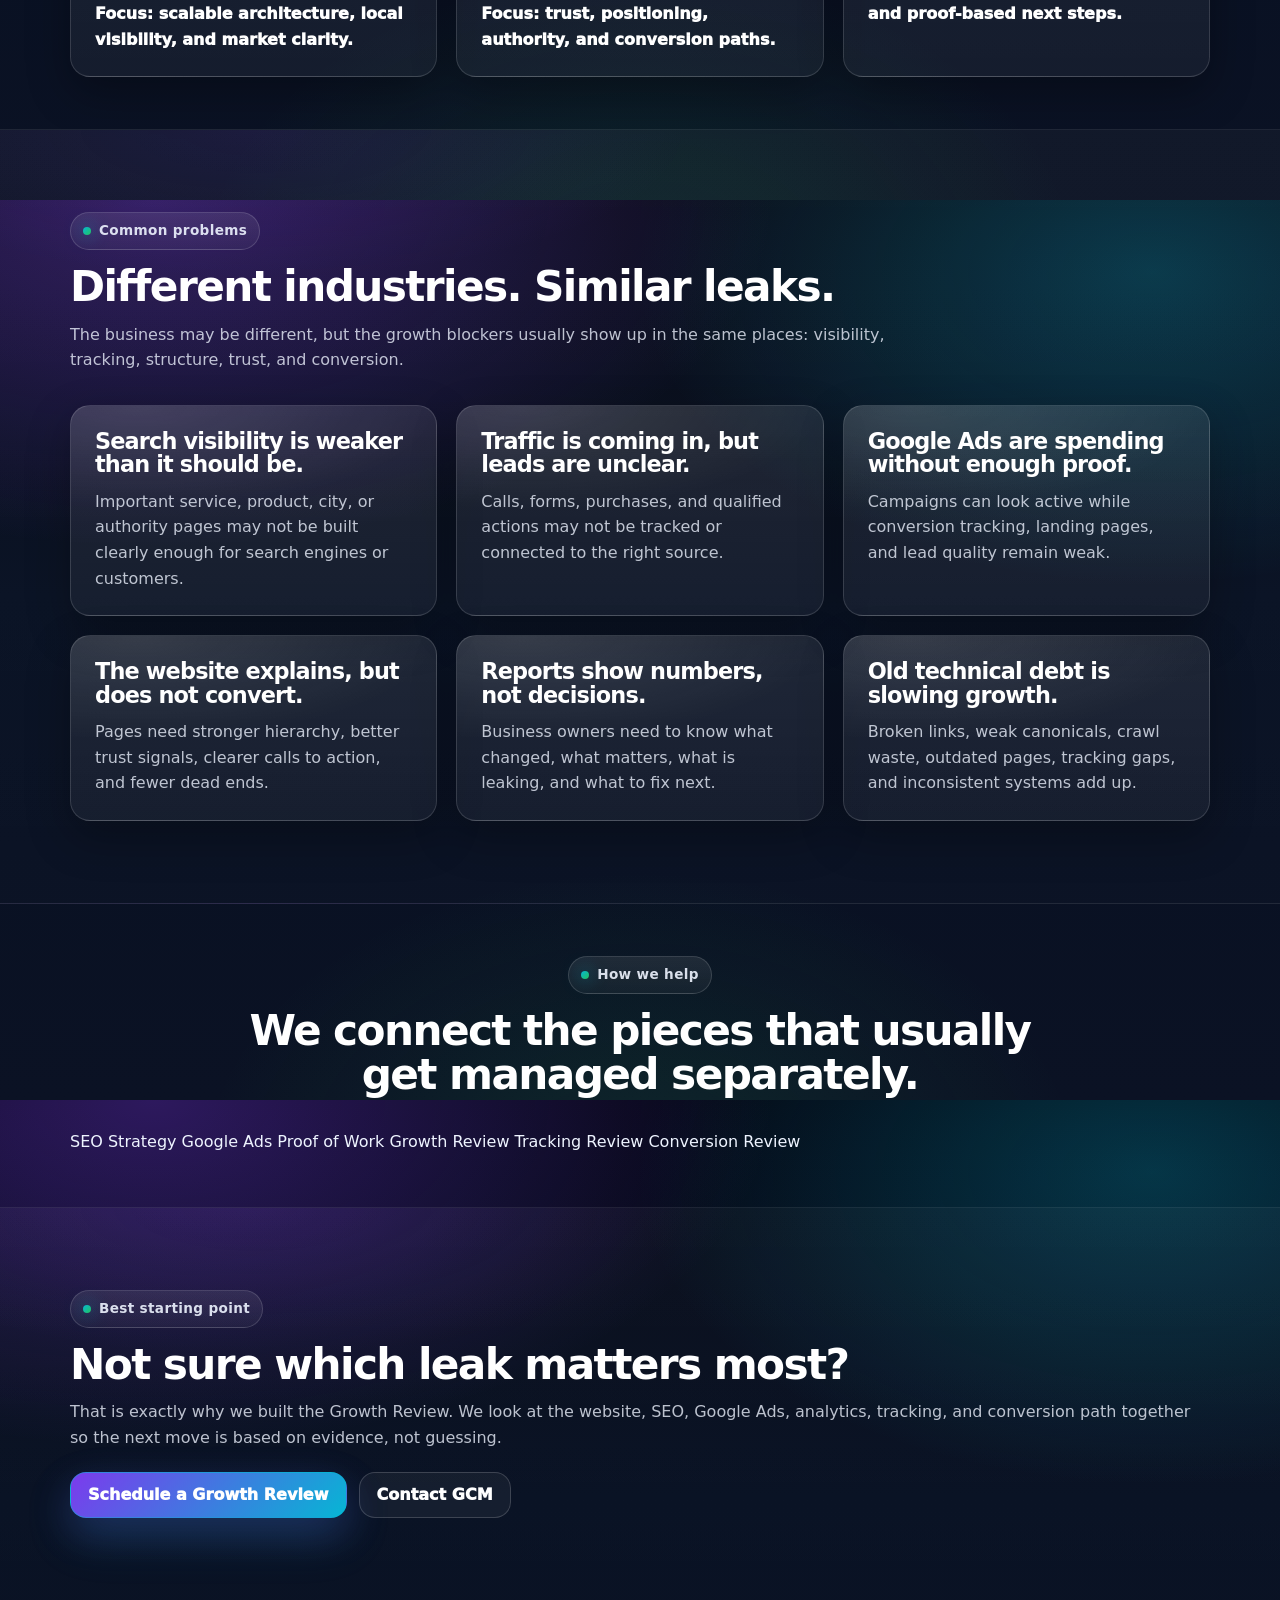
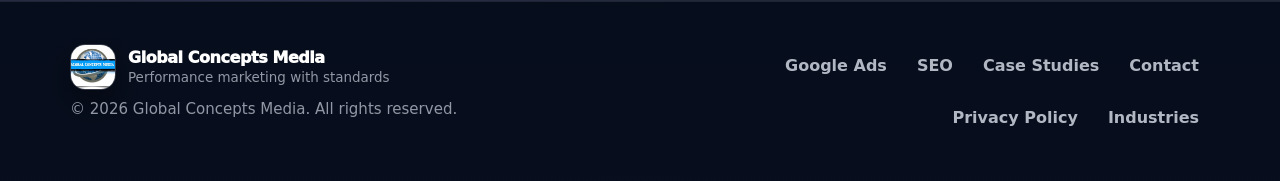
<file: industries.html>
<!doctype html>
<html lang="en">
<head>
  <meta charset="utf-8" />
  <meta name="viewport" content="width=device-width,initial-scale=1" />
  <meta name="description" content="Global Concepts Media helps service businesses, ecommerce brands, safe companies, contractors, and multi-location businesses find marketing leaks, improve tracking, strengthen SEO, and convert more leads." />

  <!-- Google Analytics 4 -->
  <script async src="https://www.googletagmanager.com/gtag/js?id=G-0SN72D1GNG"></script>
  <script>
    window.dataLayer = window.dataLayer || [];
    function gtag(){dataLayer.push(arguments);}
    gtag('js', new Date());
    gtag('config', 'G-0SN72D1GNG', { anonymize_ip: true });
  </script>

  <title>Industries We Help | Global Concepts Media</title>

  <link rel="canonical" href="https://globalconceptsmedia.com/industries" />
  <link rel="icon" href="./images/logo.jpg" />
  <link rel="stylesheet" href="./styles.css?v=20260629" />
  <script defer src="./shared.js?v=20260629"></script>
</head>

<body>
  <a class="skip-link" href="#main">Skip to content</a>

  <div id="site-header"></div>

  <main id="main">

    <section class="page-hero">
      <div class="container">
        <p class="eyebrow">Industries We Help</p>

        <h1>
          Marketing systems for businesses where missed leads are expensive.
        </h1>

        <p class="subhead">
          We help businesses that depend on search visibility, clean tracking, strong pages, and clear proof of work.
          If traffic, leads, calls, forms, products, or reporting are unclear, we help find the leak and fix the system.
        </p>

        <div class="cta-row">
          <a class="btn btn-primary" href="./growth-review.html">Schedule a Growth Review</a>
          <a class="btn btn-ghost" href="./case-studies.html">See Proof of Work</a>
        </div>
      </div>
    </section>

    <section class="section section-tight">
      <div class="container">
        <div class="section-head">
          <p class="eyebrow">Who we serve</p>
          <h2>Built for businesses that need visibility to turn into revenue.</h2>
          <p class="muted">
            Our best-fit clients are not looking for generic marketing activity.
            They need systems that connect SEO, Google Ads, analytics, website structure, and conversion paths.
          </p>
        </div>

        <div class="grid-3">
          <article class="card feature">
            <p class="eyebrow">Security + Safes</p>
            <h3>Safe companies and security dealers</h3>
            <p class="muted">
              We understand high-ticket safe sales, local showroom traffic, delivery questions,
              product visibility, Google Merchant Center issues, and buyer education content.
            </p>
            <div class="result-line">Focus: product visibility, local SEO, tracking, and conversion clarity.</div>
          </article>

          <article class="card feature">
            <p class="eyebrow">Local Service</p>
            <h3>Locksmiths, movers, contractors, and trades</h3>
            <p class="muted">
              Local service businesses need strong service pages, service-area structure,
              call tracking, local search visibility, and pages built to turn urgency into action.
            </p>
            <div class="result-line">Focus: calls, local rankings, lead quality, and service-area growth.</div>
          </article>

          <article class="card feature">
            <p class="eyebrow">Ecommerce</p>
            <h3>Shopify and product-based businesses</h3>
            <p class="muted">
              Ecommerce growth depends on clean product feeds, crawlable pages, category structure,
              product descriptions, conversion tracking, and reliable shopping visibility.
            </p>
            <div class="result-line">Focus: product discovery, feed health, SEO, and revenue tracking.</div>
          </article>

          <article class="card feature">
            <p class="eyebrow">Multi-Location</p>
            <h3>Businesses serving multiple markets</h3>
            <p class="muted">
              Multi-location businesses need clear city pages, internal links, location signals,
              proof content, and reporting that separates one market from another.
            </p>
            <div class="result-line">Focus: scalable architecture, local visibility, and market clarity.</div>
          </article>

          <article class="card feature">
            <p class="eyebrow">Professional Services</p>
            <h3>Experts who sell trust before price</h3>
            <p class="muted">
              Consultants, service providers, and professional brands need credibility,
              proof, clear offers, case studies, and pages that explain why the next step matters.
            </p>
            <div class="result-line">Focus: trust, positioning, authority, and conversion paths.</div>
          </article>

          <article class="card feature">
            <p class="eyebrow">Growth-Blocked</p>
            <h3>Businesses that know something is leaking</h3>
            <p class="muted">
              Some companies do not fit neatly into one category.
              If traffic, leads, ads, analytics, or sales data feel unclear, the first step is finding the leak.
            </p>
            <div class="result-line">Focus: diagnosis, prioritization, and proof-based next steps.</div>
          </article>
        </div>
      </div>
    </section>

    <section class="section section-alt">
      <div class="container">
        <div class="section-head">
          <p class="eyebrow">Common problems</p>
          <h2>Different industries. Similar leaks.</h2>
          <p class="muted">
            The business may be different, but the growth blockers usually show up in the same places:
            visibility, tracking, structure, trust, and conversion.
          </p>
        </div>

        <div class="grid-3">
          <article class="card">
            <h3>Search visibility is weaker than it should be.</h3>
            <p class="muted">
              Important service, product, city, or authority pages may not be built clearly enough
              for search engines or customers.
            </p>
          </article>

          <article class="card">
            <h3>Traffic is coming in, but leads are unclear.</h3>
            <p class="muted">
              Calls, forms, purchases, and qualified actions may not be tracked or connected to the right source.
            </p>
          </article>

          <article class="card">
            <h3>Google Ads are spending without enough proof.</h3>
            <p class="muted">
              Campaigns can look active while conversion tracking, landing pages, and lead quality remain weak.
            </p>
          </article>

          <article class="card">
            <h3>The website explains, but does not convert.</h3>
            <p class="muted">
              Pages need stronger hierarchy, better trust signals, clearer calls to action, and fewer dead ends.
            </p>
          </article>

          <article class="card">
            <h3>Reports show numbers, not decisions.</h3>
            <p class="muted">
              Business owners need to know what changed, what matters, what is leaking, and what to fix next.
            </p>
          </article>

          <article class="card">
            <h3>Old technical debt is slowing growth.</h3>
            <p class="muted">
              Broken links, weak canonicals, crawl waste, outdated pages, tracking gaps, and inconsistent systems add up.
            </p>
          </article>
        </div>
      </div>
    </section>

    <section class="section section-tight">
      <div class="container">
        <div class="section-head center">
          <p class="eyebrow">How we help</p>
          <h2>We connect the pieces that usually get managed separately.</h2>
        </div>

        <div class="tool-grid">
          <a class="tool-pill" href="./seo.html">SEO Strategy</a>
          <a class="tool-pill" href="./google-ads.html">Google Ads</a>
          <a class="tool-pill" href="./case-studies.html">Proof of Work</a>
          <a class="tool-pill" href="./growth-review.html">Growth Review</a>
          <a class="tool-pill" href="./contact.html">Tracking Review</a>
          <a class="tool-pill" href="./contact.html">Conversion Review</a>
        </div>
      </div>
    </section>

    <section class="section section-alt">
      <div class="container">
        <div class="split">
          <div>
            <p class="eyebrow">Best starting point</p>
            <h2>Not sure which leak matters most?</h2>
            <p class="muted">
              That is exactly why we built the Growth Review.
              We look at the website, SEO, Google Ads, analytics, tracking, and conversion path together
              so the next move is based on evidence, not guessing.
            </p>
          </div>

          <div class="split-cta">
            <a class="btn btn-primary" href="./growth-review.html">Schedule a Growth Review</a>
            <a class="btn btn-ghost" href="./contact.html">Contact GCM</a>
          </div>
        </div>
      </div>
    </section>

  </main>

  <div id="site-footer"></div>

  <!-- Cloudflare Insights -->
  <script defer src="https://static.cloudflareinsights.com/beacon.min.js"
    data-cf-beacon='{"token":"759fd166dbe248f79e559da39742e8ea"}'>
  </script>
</body>
</html>
</file>
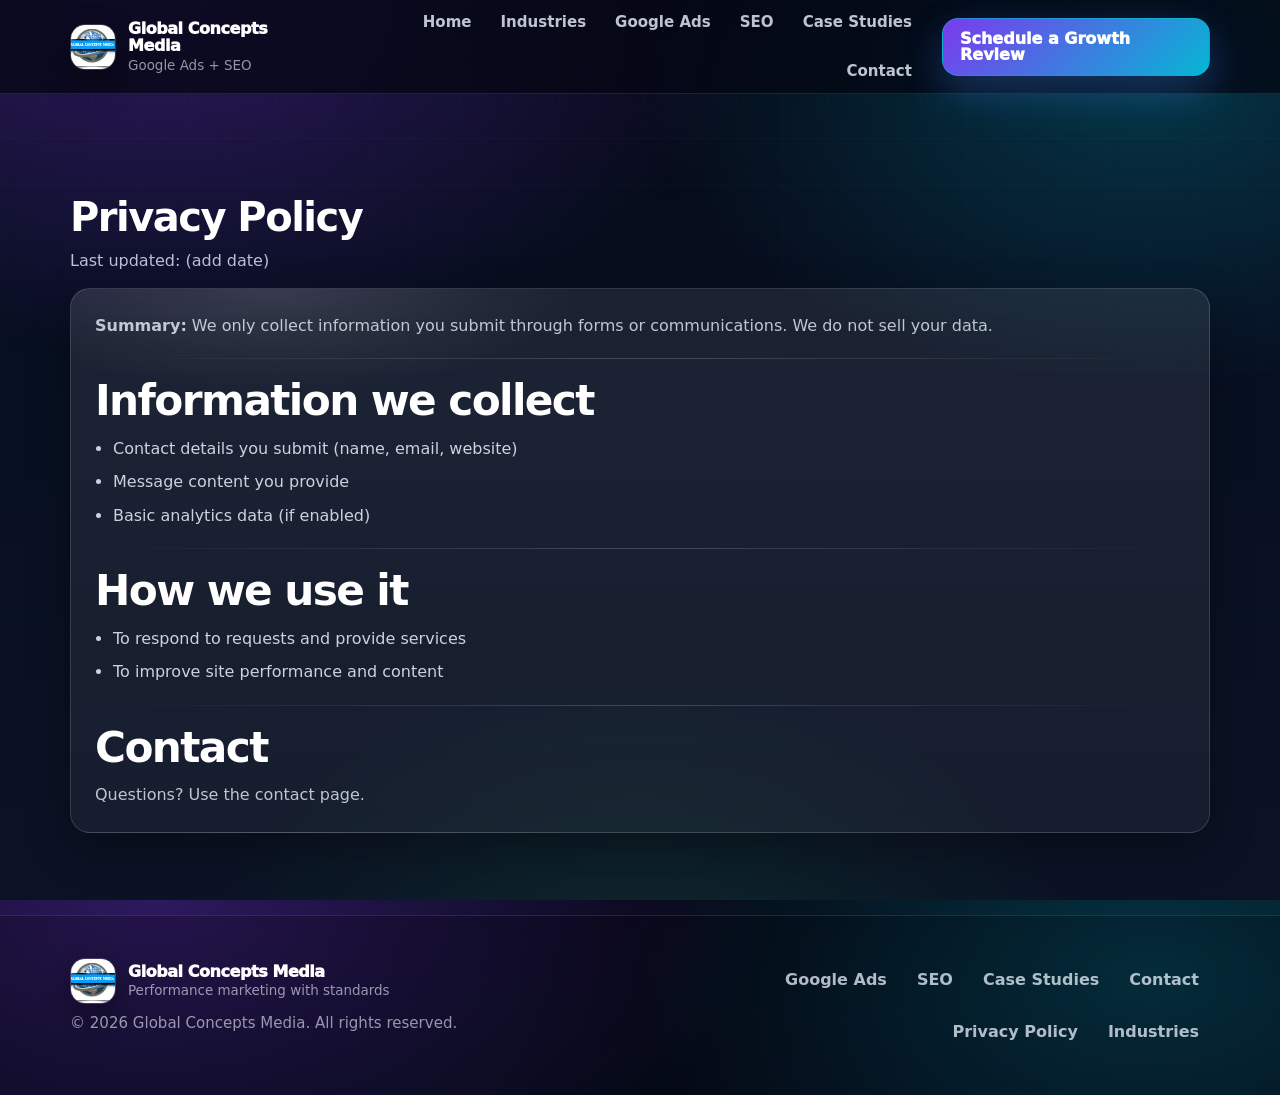
<file: privacy.html>
<!doctype html>
<html lang="en">
<head>
  <meta charset="utf-8" />
  <meta name="viewport" content="width=device-width,initial-scale=1" />
  <title>Privacy Policy | Global Concepts Media</title>
  <meta name="description" content="Privacy policy for Global Concepts Media." />

  <!-- Canonical -->
  <link rel="canonical" href="https://globalconceptsmedia.com/privacy" />

  <!-- Styles + Shared UI -->
  <link rel="icon" href="./images/logo.jpg" />
  <link rel="stylesheet" href="./styles.css?v=20260629" />
<script defer src="./shared.js?v=20260629"></script>
</head>
<body>

  <!-- Shared Header -->
  <div id="site-header"></div>

  <main id="main">
    <section class="section">
      <div class="container">
        <h1 style="font-size:40px;margin:20px 0 10px">Privacy Policy</h1>
        <p class="small">Last updated: (add date)</p>

        <div class="card pad">
          <p><strong>Summary:</strong> We only collect information you submit through forms or communications. We do not sell your data.</p>

          <div class="divider"></div>

          <h2>Information we collect</h2>
          <ul class="bullets">
            <li>Contact details you submit (name, email, website)</li>
            <li>Message content you provide</li>
            <li>Basic analytics data (if enabled)</li>
          </ul>

          <div class="divider"></div>

          <h2>How we use it</h2>
          <ul class="bullets">
            <li>To respond to requests and provide services</li>
            <li>To improve site performance and content</li>
          </ul>

          <div class="divider"></div>

          <h2>Contact</h2>
          <p class="muted">Questions? Use the contact page.</p>
        </div>
      </div>
    </section>
  </main>

  <!-- Shared Footer -->
  <div id="site-footer"></div>

</body>
</html>
</file>
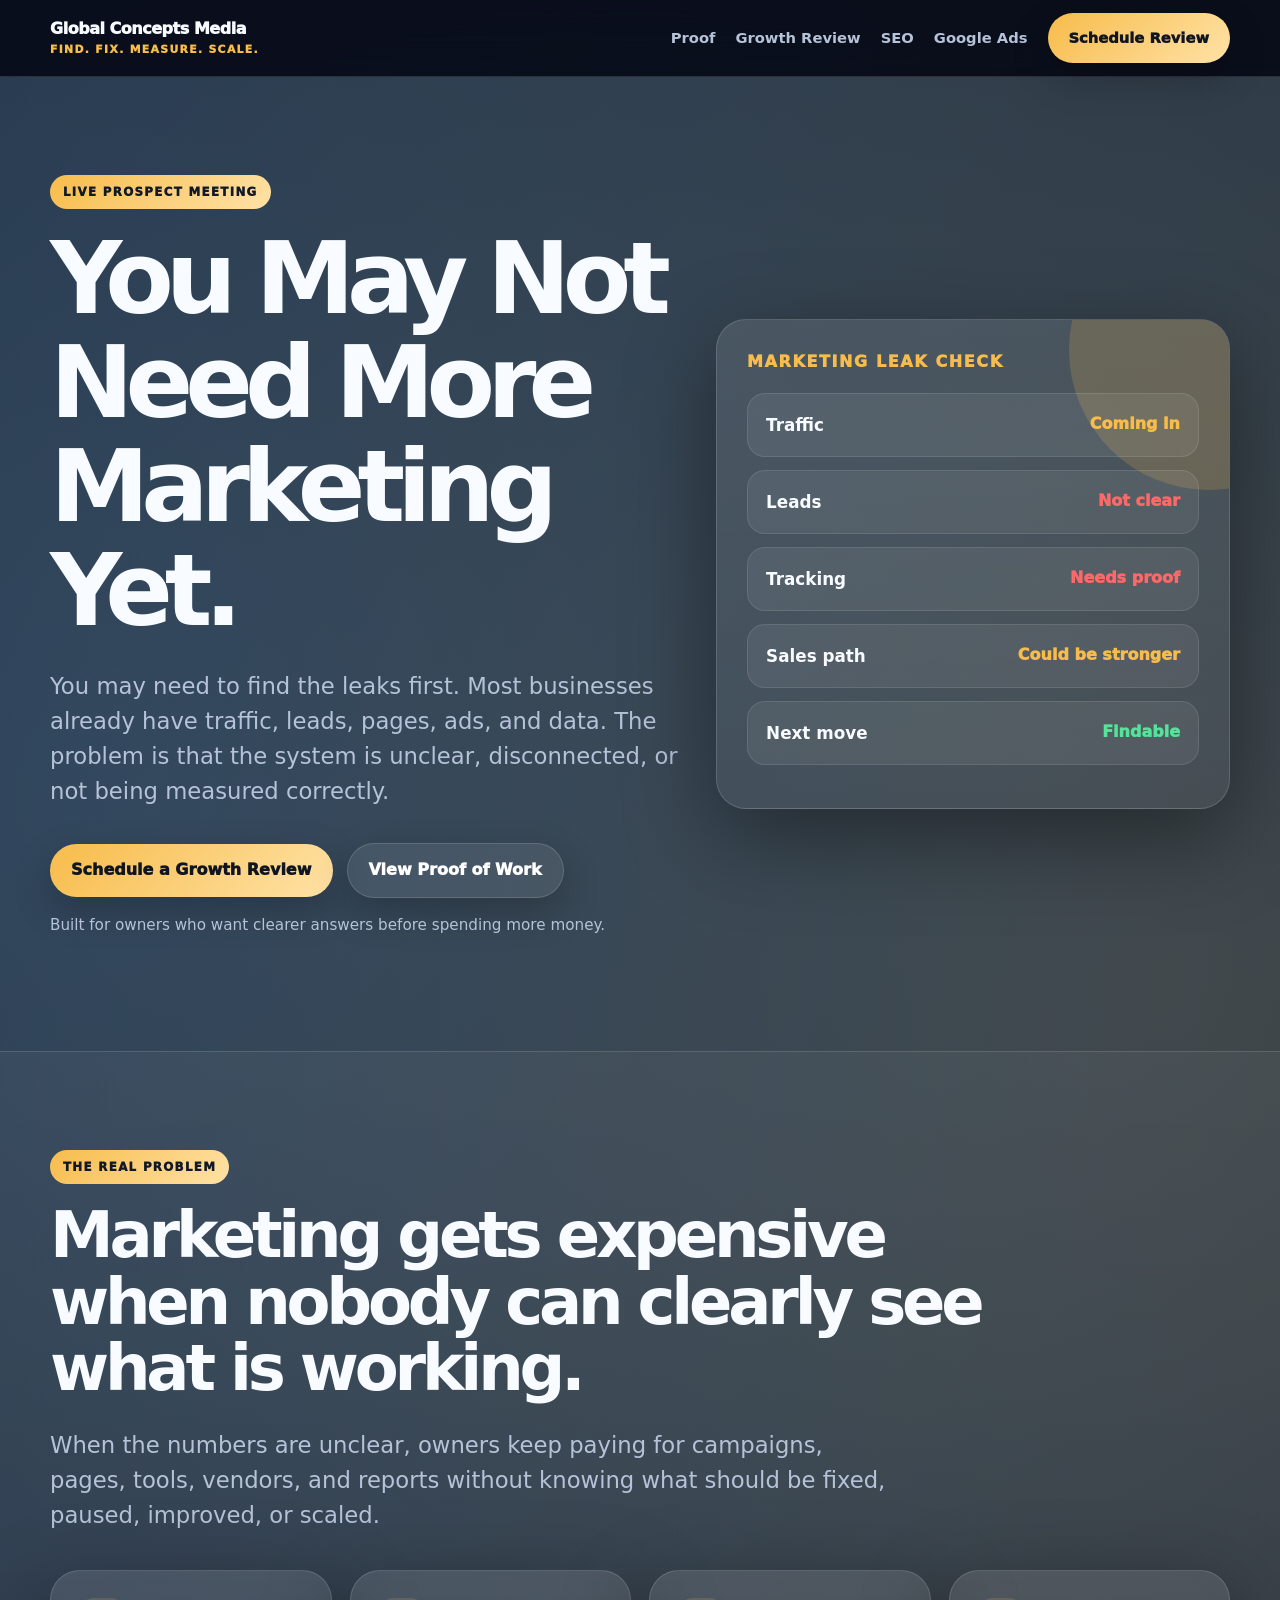
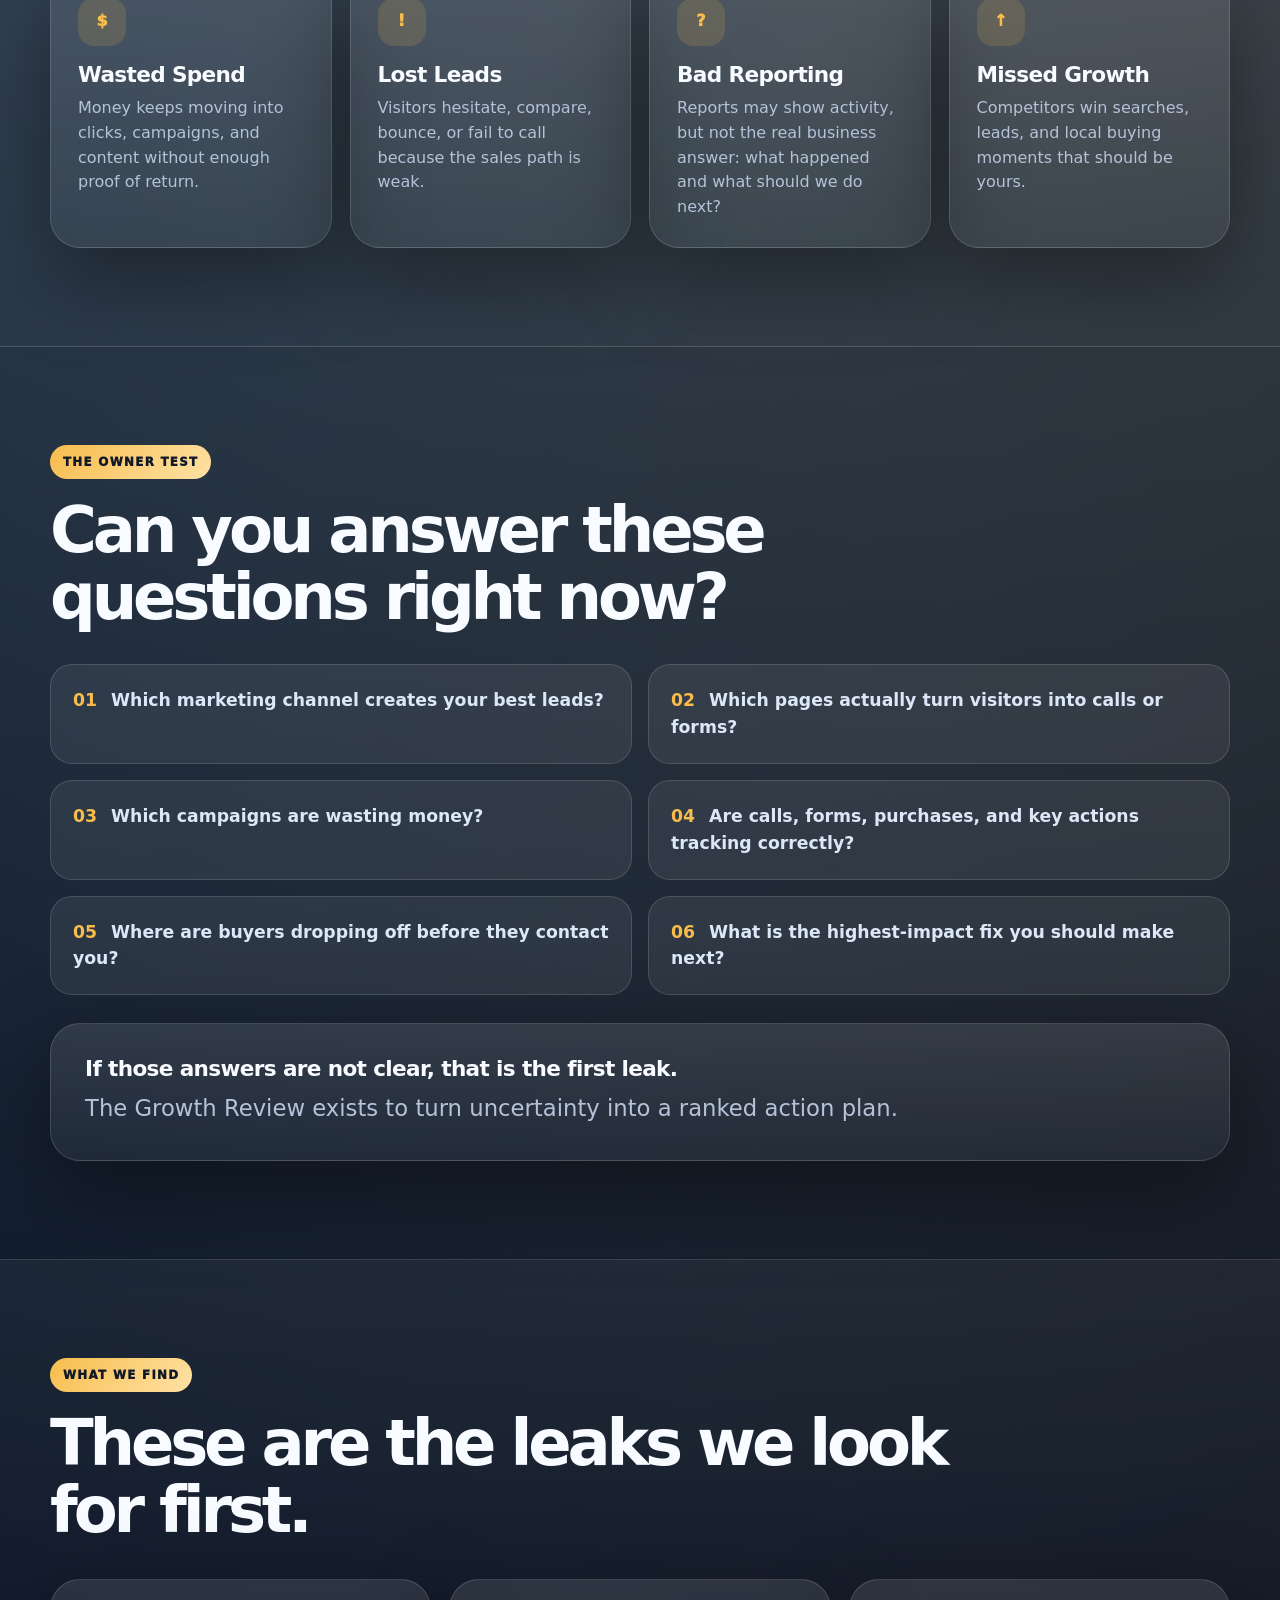
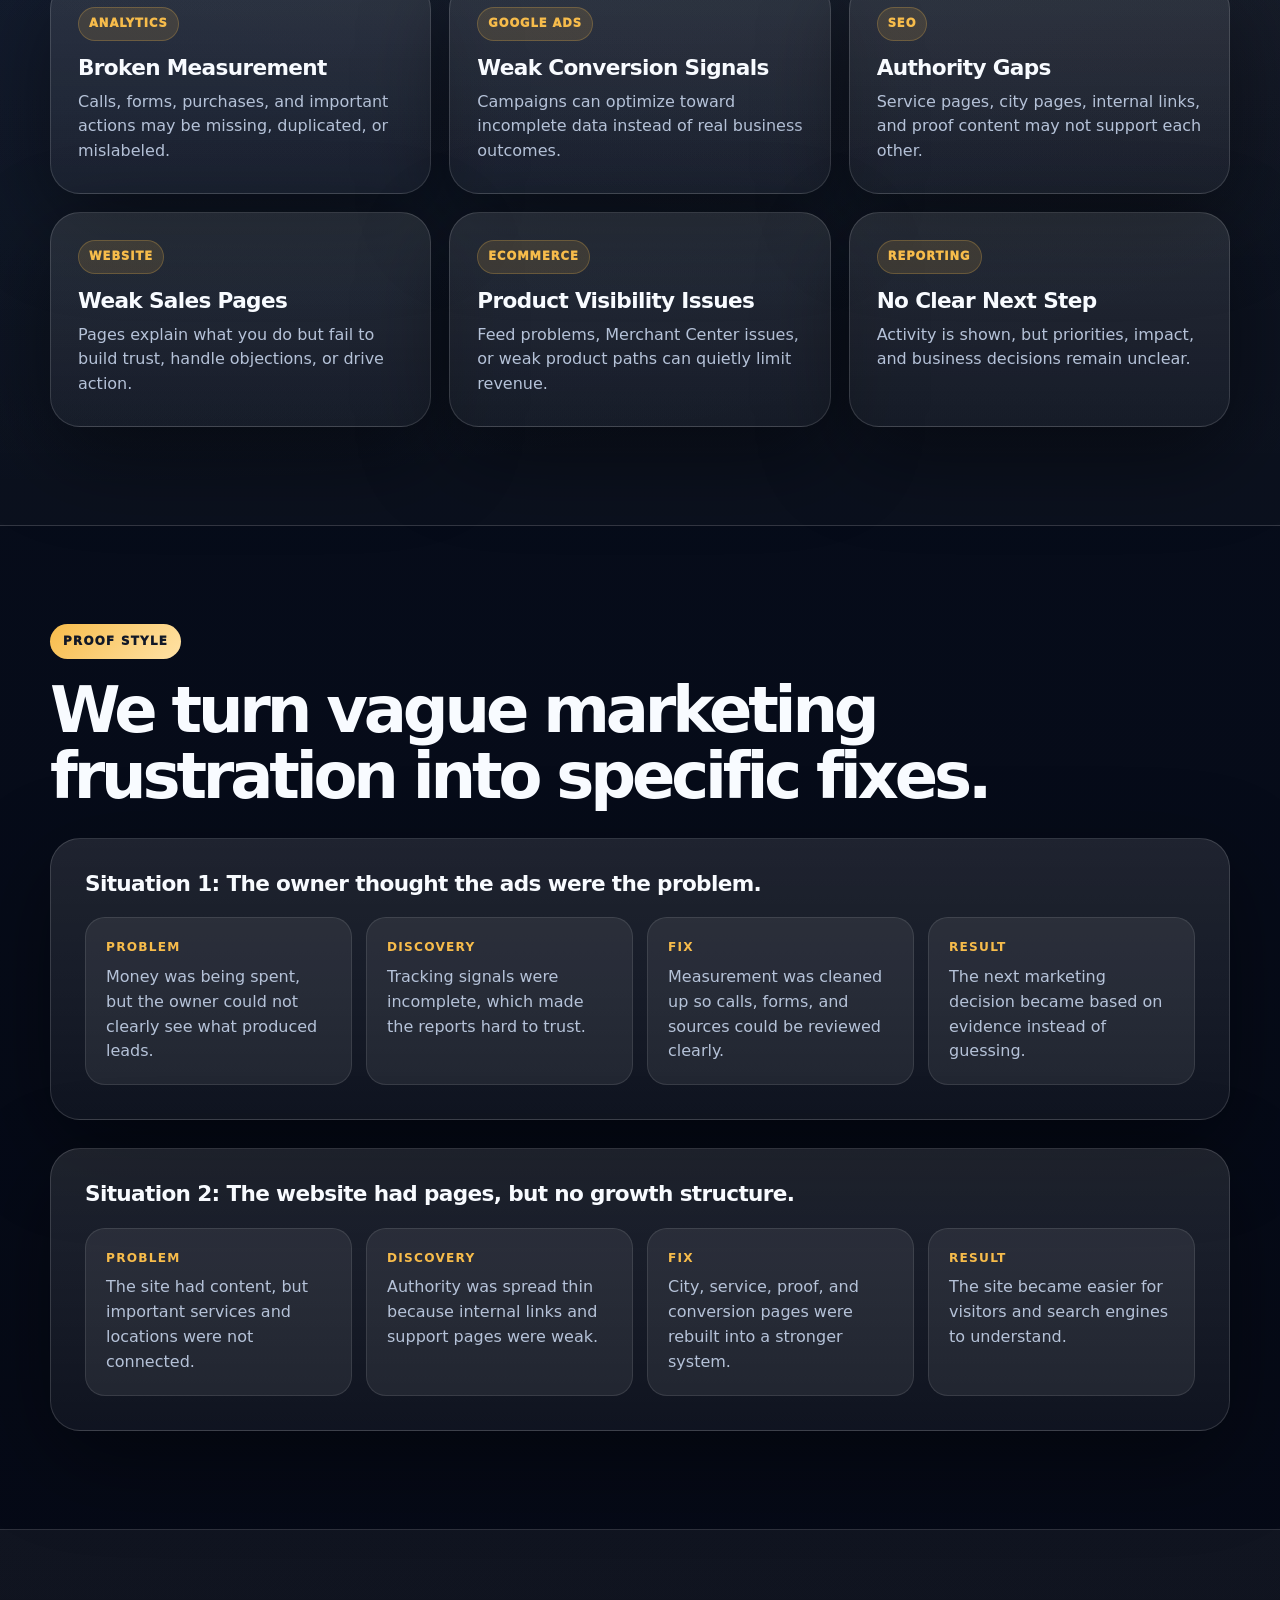
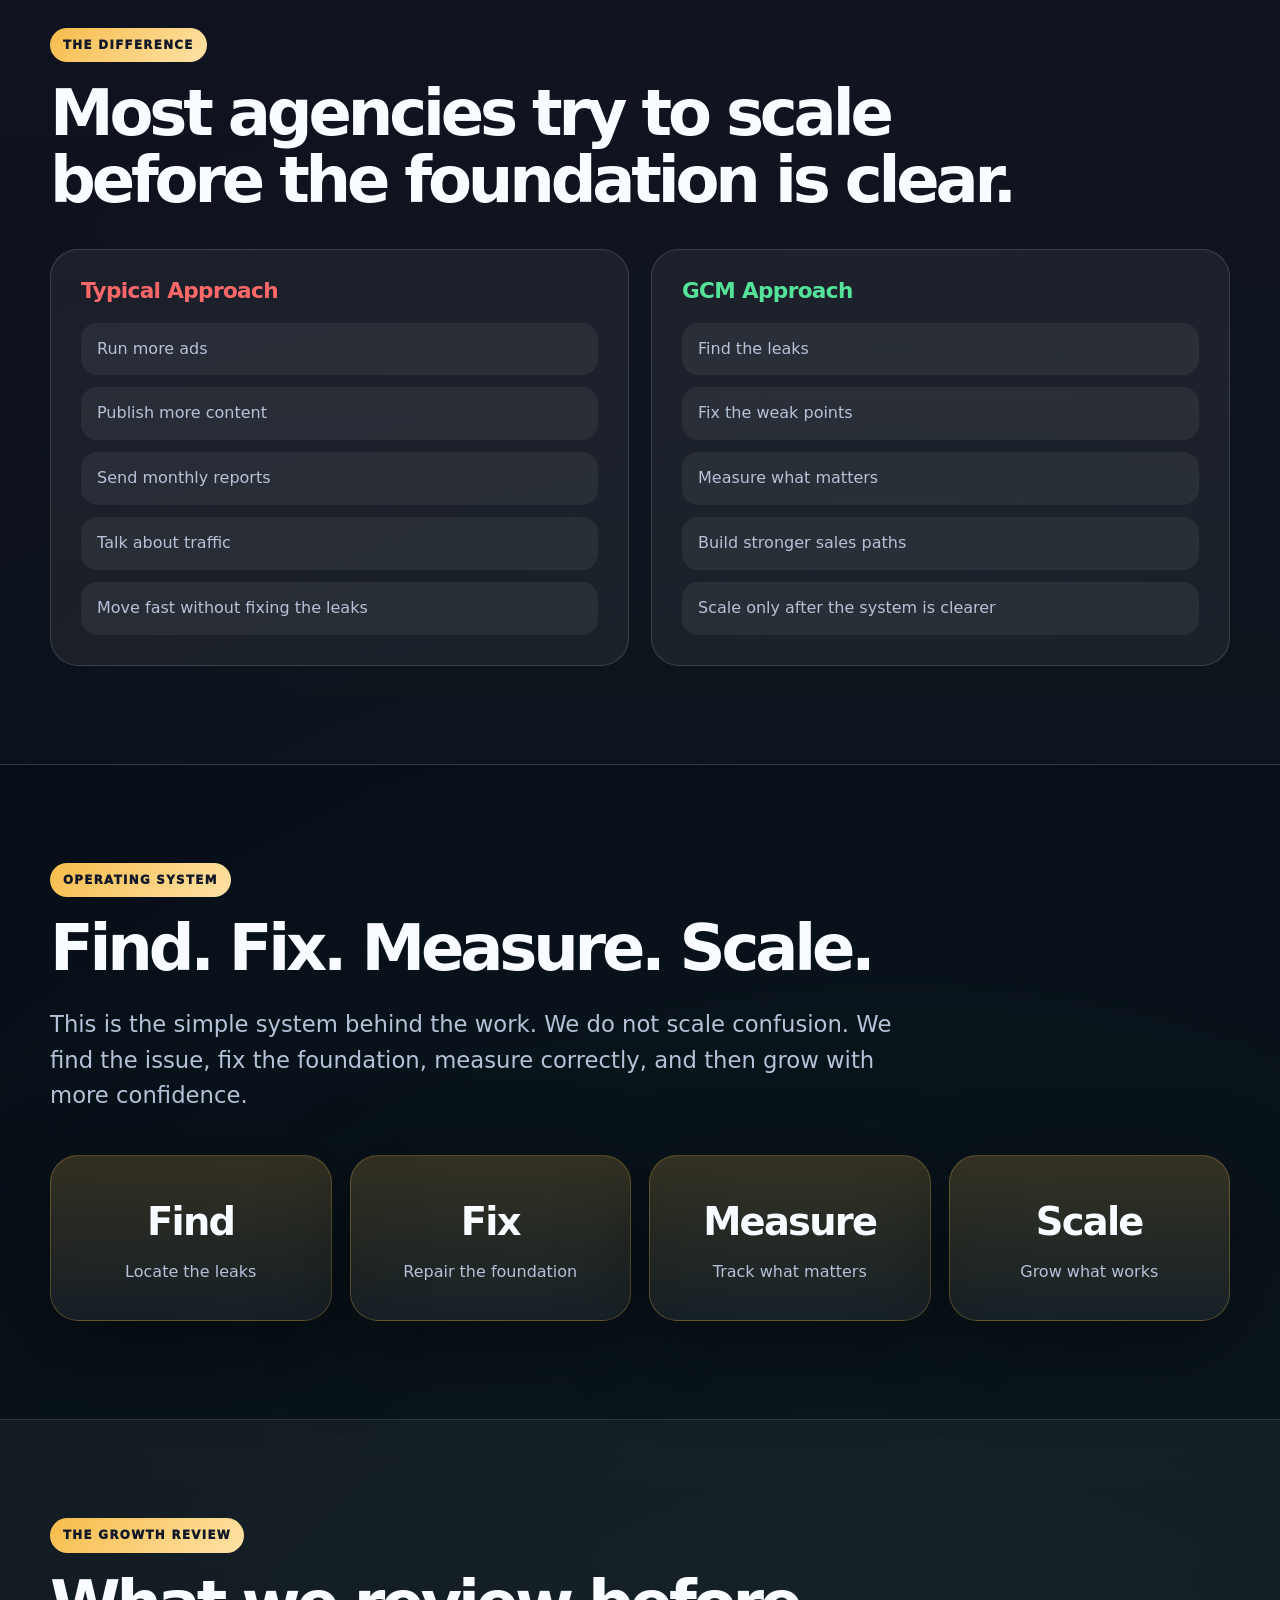
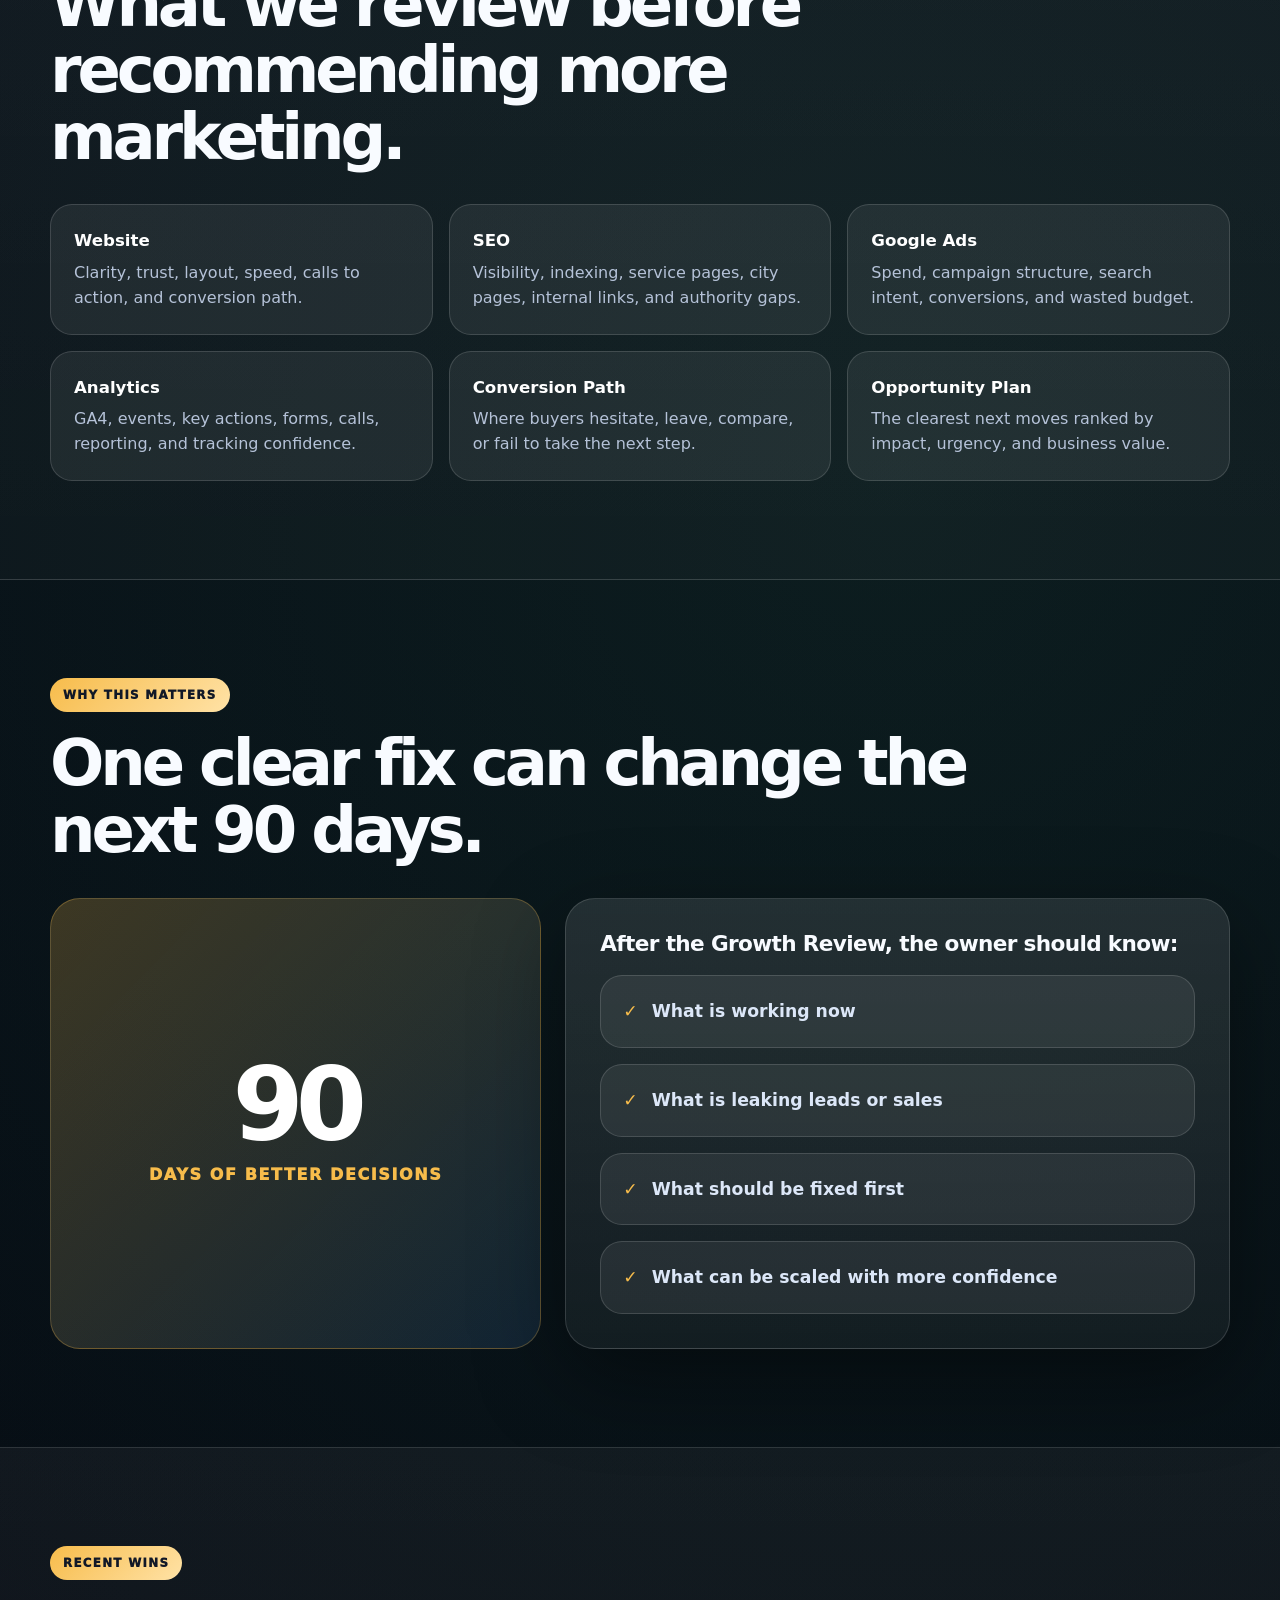
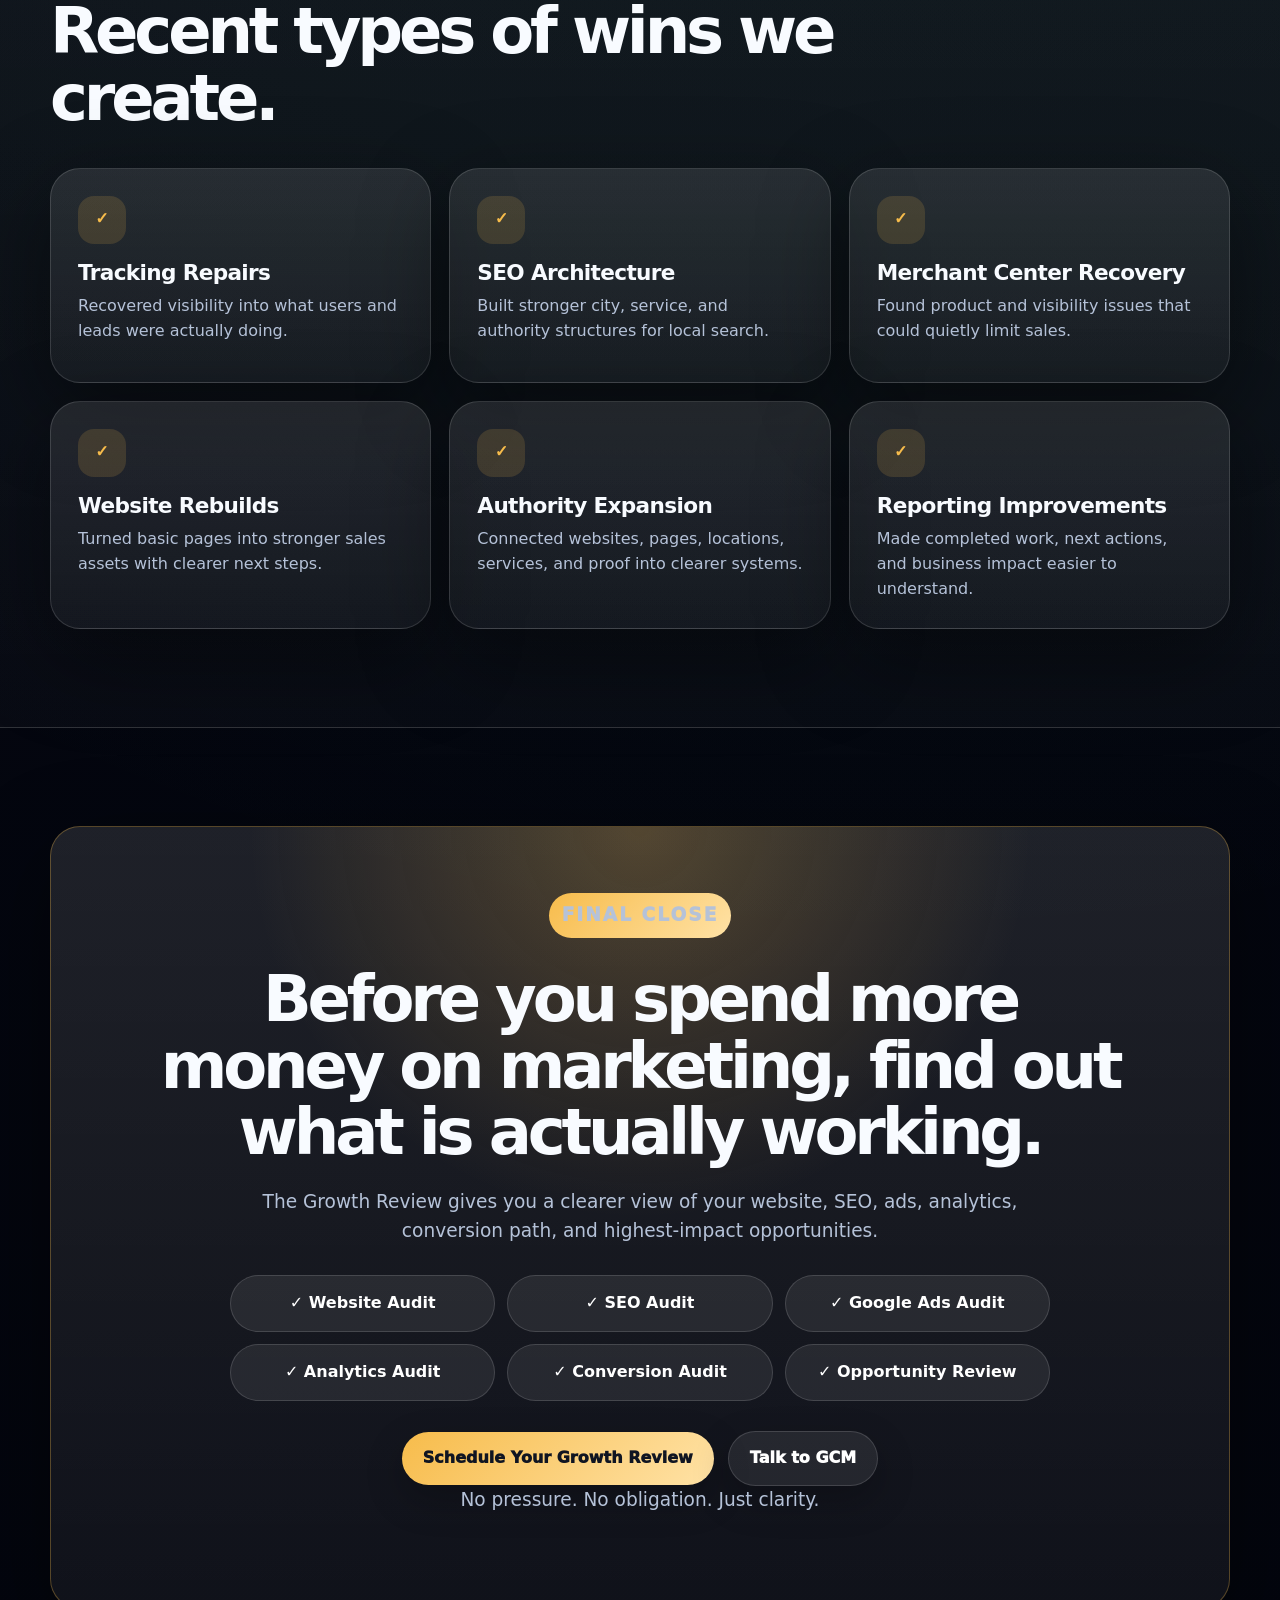
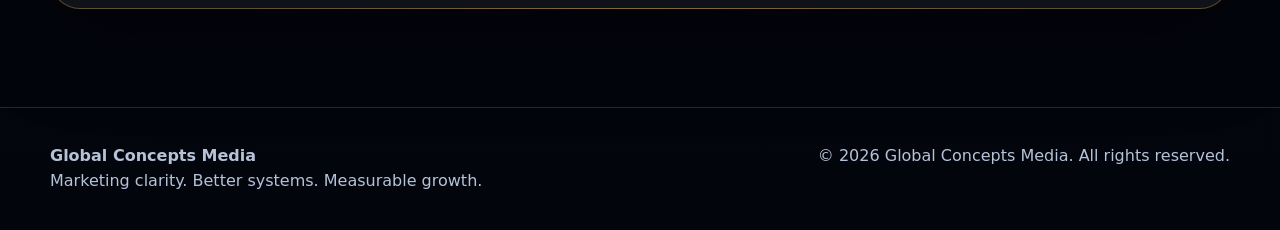
<file: sales-presentation.html>
<!doctype html>
<html lang="en">
<head>
  <meta charset="utf-8" />
  <meta name="viewport" content="width=device-width,initial-scale=1" />

  <title>Sales Presentation | Global Concepts Media</title>
  <meta name="description" content="A live sales presentation page from Global Concepts Media that helps business owners find marketing leaks, fix weak points, measure what matters, and schedule a Growth Review." />

  <!-- Google Analytics 4 -->
  <script async src="https://www.googletagmanager.com/gtag/js?id=G-0SN72D1GNG"></script>
  <script>
    window.dataLayer = window.dataLayer || [];
    function gtag(){dataLayer.push(arguments);}
    gtag("js", new Date());
    gtag("config", "G-0SN72D1GNG");
  </script>

  <style>
    :root{
      --bg:#050814;
      --bg2:#091426;
      --panel:#101d34;
      --panel2:#142743;
      --text:#f8fbff;
      --muted:#b5c2d8;
      --soft:#dce7f8;
      --line:rgba(255,255,255,.14);
      --gold:#f7bc4b;
      --gold2:#ffe2a6;
      --blue:#58a9ff;
      --green:#55e39a;
      --red:#ff6868;
      --purple:#9b7cff;
      --shadow:0 28px 90px rgba(0,0,0,.42);
      --radius:30px;
      --max:1180px;
    }

    *{box-sizing:border-box}
    html{scroll-behavior:smooth}
    body{
      margin:0;
      font-family:Inter,system-ui,-apple-system,BlinkMacSystemFont,"Segoe UI",sans-serif;
      color:var(--text);
      background:
        radial-gradient(circle at 8% 8%,rgba(88,169,255,.25),transparent 32%),
        radial-gradient(circle at 90% 10%,rgba(247,188,75,.22),transparent 28%),
        radial-gradient(circle at 70% 70%,rgba(85,227,154,.10),transparent 30%),
        linear-gradient(180deg,var(--bg2),var(--bg) 56%,#03050d);
      line-height:1.55;
    }

    a{text-decoration:none;color:inherit}
    .wrap{width:min(var(--max),calc(100% - 36px));margin:auto}

    header{
      position:sticky;
      top:0;
      z-index:100;
      backdrop-filter:blur(18px);
      background:rgba(5,8,20,.86);
      border-bottom:1px solid var(--line);
    }

    .nav{
      min-height:76px;
      display:flex;
      align-items:center;
      justify-content:space-between;
      gap:24px;
    }

    .brand{
      display:flex;
      flex-direction:column;
      font-weight:1000;
      letter-spacing:-.03em;
      line-height:1.05;
    }

    .brand small{
      margin-top:6px;
      color:var(--gold);
      font-size:.68rem;
      letter-spacing:.12em;
      text-transform:uppercase;
      font-weight:950;
    }

    .navlinks{
      display:flex;
      gap:20px;
      align-items:center;
      color:var(--muted);
      font-size:.92rem;
      font-weight:850;
    }

    .navlinks a:hover{color:white}

    .btn{
      display:inline-flex;
      align-items:center;
      justify-content:center;
      padding:14px 21px;
      border-radius:999px;
      font-weight:1000;
      border:1px solid var(--line);
      transition:.18s ease;
      box-shadow:0 14px 38px rgba(0,0,0,.24);
    }

    .btn:hover{transform:translateY(-2px)}
    .btn-primary{
      background:linear-gradient(135deg,var(--gold),var(--gold2));
      color:#101522;
      border:0;
    }
    .btn-secondary{
      background:rgba(255,255,255,.08);
      color:white;
    }

    section{
      padding:98px 0;
      position:relative;
    }

    .slide{
      min-height:82vh;
      display:flex;
      align-items:center;
    }

    .eyebrow{
      display:inline-flex;
      align-items:center;
      gap:8px;
      margin:0 0 18px;
      padding:8px 13px;
      border-radius:999px;
      background:linear-gradient(135deg,var(--gold),var(--gold2));
      color:#111827;
      font-weight:1000;
      font-size:.74rem;
      text-transform:uppercase;
      letter-spacing:.11em;
    }

    h1,h2,h3{margin:0;line-height:1.04}
    h1{
      font-size:clamp(3.2rem,7.8vw,7.5rem);
      letter-spacing:-.08em;
      max-width:1040px;
    }

    h2{
      font-size:clamp(2.35rem,5vw,5.15rem);
      letter-spacing:-.065em;
      max-width:980px;
      margin-bottom:22px;
    }

    h3{
      font-size:1.35rem;
      letter-spacing:-.03em;
      margin-bottom:10px;
    }

    .lead{
      font-size:clamp(1.12rem,1.8vw,1.42rem);
      color:var(--muted);
      max-width:850px;
      margin:26px 0 34px;
    }

    .hero-grid{
      display:grid;
      grid-template-columns:1.1fr .9fr;
      gap:38px;
      align-items:center;
    }

    .cta-row{
      display:flex;
      flex-wrap:wrap;
      gap:14px;
      align-items:center;
    }

    .note{
      color:var(--muted);
      font-size:.95rem;
      margin-top:16px;
    }

    .panel,.card,.offer,.story,.scoreboard{
      background:linear-gradient(180deg,rgba(255,255,255,.10),rgba(255,255,255,.045));
      border:1px solid var(--line);
      border-radius:var(--radius);
      box-shadow:var(--shadow);
    }

    .scoreboard{
      padding:30px;
      position:relative;
      overflow:hidden;
    }

    .scoreboard:before{
      content:"";
      position:absolute;
      width:280px;
      height:280px;
      border-radius:50%;
      right:-120px;
      top:-110px;
      background:rgba(247,188,75,.18);
    }

    .score-title{
      position:relative;
      font-size:1rem;
      color:var(--gold);
      font-weight:1000;
      text-transform:uppercase;
      letter-spacing:.1em;
      margin-bottom:18px;
    }

    .metric{
      position:relative;
      display:grid;
      grid-template-columns:1fr auto;
      gap:16px;
      padding:18px;
      border-radius:18px;
      background:rgba(255,255,255,.07);
      border:1px solid rgba(255,255,255,.10);
      margin-bottom:13px;
    }

    .metric strong{font-size:1.05rem}
    .metric span{font-weight:950}
    .red{color:var(--red)!important}
    .green{color:var(--green)!important}
    .gold{color:var(--gold)!important}
    .blue{color:var(--blue)!important}

    .band{
      background:linear-gradient(180deg,rgba(255,255,255,.045),rgba(255,255,255,.02));
      border-top:1px solid var(--line);
      border-bottom:1px solid var(--line);
    }

    .cards{
      display:grid;
      grid-template-columns:repeat(4,1fr);
      gap:18px;
      margin-top:36px;
    }

    .cards.three{grid-template-columns:repeat(3,1fr)}
    .cards.two{grid-template-columns:repeat(2,1fr)}

    .card{
      padding:27px;
      min-height:215px;
    }

    .card p,.story p{
      color:var(--muted);
      margin:0;
    }

    .tag{
      display:inline-flex;
      padding:7px 10px;
      border-radius:999px;
      background:rgba(247,188,75,.13);
      border:1px solid rgba(247,188,75,.24);
      color:var(--gold);
      font-size:.72rem;
      font-weight:1000;
      letter-spacing:.08em;
      text-transform:uppercase;
      margin-bottom:16px;
    }

    .icon{
      width:48px;
      height:48px;
      border-radius:16px;
      display:grid;
      place-items:center;
      background:rgba(247,188,75,.15);
      color:var(--gold);
      font-weight:1000;
      margin-bottom:18px;
    }

    .question-grid{
      display:grid;
      grid-template-columns:repeat(2,1fr);
      gap:16px;
      margin-top:34px;
    }

    .question{
      padding:22px;
      border-radius:22px;
      background:rgba(255,255,255,.07);
      border:1px solid var(--line);
      color:var(--soft);
      font-size:1.08rem;
      font-weight:800;
    }

    .question span{
      color:var(--gold);
      margin-right:8px;
    }

    .story{
      padding:34px;
      margin-top:28px;
    }

    .story-grid{
      display:grid;
      grid-template-columns:repeat(4,1fr);
      gap:14px;
      margin-top:22px;
    }

    .step{
      padding:20px;
      border-radius:20px;
      background:rgba(255,255,255,.07);
      border:1px solid rgba(255,255,255,.10);
    }

    .step strong{
      display:block;
      color:var(--gold);
      font-size:.76rem;
      text-transform:uppercase;
      letter-spacing:.1em;
      margin-bottom:8px;
    }

    .compare{
      display:grid;
      grid-template-columns:1fr 1fr;
      gap:22px;
      margin-top:36px;
    }

    .compare-box{
      padding:30px;
      border-radius:28px;
      border:1px solid var(--line);
      background:rgba(255,255,255,.06);
    }

    .compare-box ul{
      list-style:none;
      padding:0;
      margin:20px 0 0;
      display:grid;
      gap:12px;
      color:var(--muted);
    }

    .compare-box li{
      padding:14px 16px;
      border-radius:16px;
      background:rgba(255,255,255,.06);
    }

    .formula{
      display:grid;
      grid-template-columns:repeat(4,1fr);
      gap:18px;
      margin-top:42px;
    }

    .formula-item{
      text-align:center;
      padding:36px 20px;
      border-radius:28px;
      background:linear-gradient(180deg,rgba(247,188,75,.18),rgba(255,255,255,.055));
      border:1px solid rgba(247,188,75,.26);
      box-shadow:var(--shadow);
    }

    .formula-item strong{
      display:block;
      font-size:clamp(1.7rem,3vw,2.55rem);
      letter-spacing:-.045em;
    }

    .formula-item span{
      display:block;
      margin-top:8px;
      color:var(--muted);
    }

    .review-list{
      display:grid;
      grid-template-columns:repeat(3,1fr);
      gap:16px;
      margin-top:34px;
    }

    .review-item{
      padding:23px;
      border-radius:22px;
      background:rgba(255,255,255,.07);
      border:1px solid var(--line);
    }

    .review-item b{
      display:block;
      color:white;
      margin-bottom:7px;
      font-size:1.04rem;
    }

    .review-item span{color:var(--muted)}

    .close-grid{
      display:grid;
      grid-template-columns:.85fr 1.15fr;
      gap:24px;
      align-items:stretch;
      margin-top:34px;
    }

    .close-number{
      display:flex;
      align-items:center;
      justify-content:center;
      text-align:center;
      padding:34px;
      border-radius:30px;
      background:linear-gradient(135deg,rgba(247,188,75,.22),rgba(88,169,255,.12));
      border:1px solid rgba(247,188,75,.28);
    }

    .close-number strong{
      display:block;
      font-size:clamp(3rem,8vw,7rem);
      line-height:.9;
      letter-spacing:-.08em;
      color:white;
    }

    .close-number span{
      display:block;
      color:var(--gold);
      font-weight:1000;
      text-transform:uppercase;
      letter-spacing:.1em;
      margin-top:12px;
    }

    .offer{
      padding:66px 34px;
      text-align:center;
      background:
        radial-gradient(circle at top,rgba(247,188,75,.24),transparent 40%),
        linear-gradient(180deg,rgba(255,255,255,.11),rgba(255,255,255,.055));
      border-color:rgba(247,188,75,.30);
    }

    .offer h2{margin-left:auto;margin-right:auto}
    .offer p{
      color:var(--muted);
      max-width:790px;
      margin:0 auto 28px;
      font-size:1.16rem;
    }

    .included{
      display:grid;
      grid-template-columns:repeat(3,1fr);
      gap:12px;
      max-width:820px;
      margin:30px auto;
    }

    .included div{
      padding:15px 16px;
      border-radius:999px;
      background:rgba(255,255,255,.08);
      border:1px solid var(--line);
      color:white;
      font-weight:900;
    }

    footer{
      border-top:1px solid var(--line);
      color:var(--muted);
      padding:36px 0;
    }

    footer .wrap{
      display:flex;
      justify-content:space-between;
      gap:20px;
      flex-wrap:wrap;
    }

    @media(max-width:980px){
      .hero-grid,.compare,.close-grid{grid-template-columns:1fr}
      .cards,.cards.three,.cards.two,.formula,.review-list,.included,.story-grid,.question-grid{
        grid-template-columns:1fr;
      }
      .navlinks a:not(.btn){display:none}
      .slide{min-height:auto}
      section{padding:72px 0}
      h1{font-size:clamp(2.75rem,13vw,4.7rem)}
    }
  </style>
</head>

<body>
  <header>
    <div class="wrap nav">
      <a class="brand" href="/">
        Global Concepts Media
        <small>Find. Fix. Measure. Scale.</small>
      </a>

      <nav class="navlinks" aria-label="Main navigation">
        <a href="/case-studies">Proof</a>
        <a href="/growth-review">Growth Review</a>
        <a href="/seo">SEO</a>
        <a href="/google-ads">Google Ads</a>
        <a class="btn btn-primary" href="/growth-review">Schedule Review</a>
      </nav>
    </div>
  </header>

  <main>
    <section class="slide">
      <div class="wrap hero-grid">
        <div>
          <p class="eyebrow">Live Prospect Meeting</p>
          <h1>You May Not Need More Marketing Yet.</h1>
          <p class="lead">
            You may need to find the leaks first. Most businesses already have traffic, leads, pages, ads, and data. The problem is that the system is unclear, disconnected, or not being measured correctly.
          </p>
          <div class="cta-row">
            <a class="btn btn-primary" href="/growth-review">Schedule a Growth Review</a>
            <a class="btn btn-secondary" href="/case-studies">View Proof of Work</a>
          </div>
          <p class="note">Built for owners who want clearer answers before spending more money.</p>
        </div>

        <aside class="scoreboard">
          <div class="score-title">Marketing Leak Check</div>
          <div class="metric"><strong>Traffic</strong><span class="gold">Coming in</span></div>
          <div class="metric"><strong>Leads</strong><span class="red">Not clear</span></div>
          <div class="metric"><strong>Tracking</strong><span class="red">Needs proof</span></div>
          <div class="metric"><strong>Sales path</strong><span class="gold">Could be stronger</span></div>
          <div class="metric"><strong>Next move</strong><span class="green">Findable</span></div>
        </aside>
      </div>
    </section>

    <section class="band">
      <div class="wrap">
        <p class="eyebrow">The real problem</p>
        <h2>Marketing gets expensive when nobody can clearly see what is working.</h2>
        <p class="lead">
          When the numbers are unclear, owners keep paying for campaigns, pages, tools, vendors, and reports without knowing what should be fixed, paused, improved, or scaled.
        </p>

        <div class="cards">
          <div class="card">
            <div class="icon">$</div>
            <h3>Wasted Spend</h3>
            <p>Money keeps moving into clicks, campaigns, and content without enough proof of return.</p>
          </div>
          <div class="card">
            <div class="icon">!</div>
            <h3>Lost Leads</h3>
            <p>Visitors hesitate, compare, bounce, or fail to call because the sales path is weak.</p>
          </div>
          <div class="card">
            <div class="icon">?</div>
            <h3>Bad Reporting</h3>
            <p>Reports may show activity, but not the real business answer: what happened and what should we do next?</p>
          </div>
          <div class="card">
            <div class="icon">↑</div>
            <h3>Missed Growth</h3>
            <p>Competitors win searches, leads, and local buying moments that should be yours.</p>
          </div>
        </div>
      </div>
    </section>

    <section>
      <div class="wrap">
        <p class="eyebrow">The owner test</p>
        <h2>Can you answer these questions right now?</h2>

        <div class="question-grid">
          <div class="question"><span>01</span> Which marketing channel creates your best leads?</div>
          <div class="question"><span>02</span> Which pages actually turn visitors into calls or forms?</div>
          <div class="question"><span>03</span> Which campaigns are wasting money?</div>
          <div class="question"><span>04</span> Are calls, forms, purchases, and key actions tracking correctly?</div>
          <div class="question"><span>05</span> Where are buyers dropping off before they contact you?</div>
          <div class="question"><span>06</span> What is the highest-impact fix you should make next?</div>
        </div>

        <div class="story">
          <h3>If those answers are not clear, that is the first leak.</h3>
          <p class="lead" style="margin-bottom:0">
            The Growth Review exists to turn uncertainty into a ranked action plan.
          </p>
        </div>
      </div>
    </section>

    <section class="band">
      <div class="wrap">
        <p class="eyebrow">What we find</p>
        <h2>These are the leaks we look for first.</h2>

        <div class="cards three">
          <div class="card"><span class="tag">Analytics</span><h3>Broken Measurement</h3><p>Calls, forms, purchases, and important actions may be missing, duplicated, or mislabeled.</p></div>
          <div class="card"><span class="tag">Google Ads</span><h3>Weak Conversion Signals</h3><p>Campaigns can optimize toward incomplete data instead of real business outcomes.</p></div>
          <div class="card"><span class="tag">SEO</span><h3>Authority Gaps</h3><p>Service pages, city pages, internal links, and proof content may not support each other.</p></div>
          <div class="card"><span class="tag">Website</span><h3>Weak Sales Pages</h3><p>Pages explain what you do but fail to build trust, handle objections, or drive action.</p></div>
          <div class="card"><span class="tag">Ecommerce</span><h3>Product Visibility Issues</h3><p>Feed problems, Merchant Center issues, or weak product paths can quietly limit revenue.</p></div>
          <div class="card"><span class="tag">Reporting</span><h3>No Clear Next Step</h3><p>Activity is shown, but priorities, impact, and business decisions remain unclear.</p></div>
        </div>
      </div>
    </section>

    <section>
      <div class="wrap">
        <p class="eyebrow">Proof style</p>
        <h2>We turn vague marketing frustration into specific fixes.</h2>

        <div class="story">
          <h3>Situation 1: The owner thought the ads were the problem.</h3>
          <div class="story-grid">
            <div class="step"><strong>Problem</strong><p>Money was being spent, but the owner could not clearly see what produced leads.</p></div>
            <div class="step"><strong>Discovery</strong><p>Tracking signals were incomplete, which made the reports hard to trust.</p></div>
            <div class="step"><strong>Fix</strong><p>Measurement was cleaned up so calls, forms, and sources could be reviewed clearly.</p></div>
            <div class="step"><strong>Result</strong><p>The next marketing decision became based on evidence instead of guessing.</p></div>
          </div>
        </div>

        <div class="story">
          <h3>Situation 2: The website had pages, but no growth structure.</h3>
          <div class="story-grid">
            <div class="step"><strong>Problem</strong><p>The site had content, but important services and locations were not connected.</p></div>
            <div class="step"><strong>Discovery</strong><p>Authority was spread thin because internal links and support pages were weak.</p></div>
            <div class="step"><strong>Fix</strong><p>City, service, proof, and conversion pages were rebuilt into a stronger system.</p></div>
            <div class="step"><strong>Result</strong><p>The site became easier for visitors and search engines to understand.</p></div>
          </div>
        </div>
      </div>
    </section>

    <section class="band">
      <div class="wrap">
        <p class="eyebrow">The difference</p>
        <h2>Most agencies try to scale before the foundation is clear.</h2>

        <div class="compare">
          <div class="compare-box">
            <h3 class="red">Typical Approach</h3>
            <ul>
              <li>Run more ads</li>
              <li>Publish more content</li>
              <li>Send monthly reports</li>
              <li>Talk about traffic</li>
              <li>Move fast without fixing the leaks</li>
            </ul>
          </div>

          <div class="compare-box">
            <h3 class="green">GCM Approach</h3>
            <ul>
              <li>Find the leaks</li>
              <li>Fix the weak points</li>
              <li>Measure what matters</li>
              <li>Build stronger sales paths</li>
              <li>Scale only after the system is clearer</li>
            </ul>
          </div>
        </div>
      </div>
    </section>

    <section>
      <div class="wrap">
        <p class="eyebrow">Operating system</p>
        <h2>Find. Fix. Measure. Scale.</h2>
        <p class="lead">
          This is the simple system behind the work. We do not scale confusion. We find the issue, fix the foundation, measure correctly, and then grow with more confidence.
        </p>

        <div class="formula">
          <div class="formula-item"><strong>Find</strong><span>Locate the leaks</span></div>
          <div class="formula-item"><strong>Fix</strong><span>Repair the foundation</span></div>
          <div class="formula-item"><strong>Measure</strong><span>Track what matters</span></div>
          <div class="formula-item"><strong>Scale</strong><span>Grow what works</span></div>
        </div>
      </div>
    </section>

    <section class="band">
      <div class="wrap">
        <p class="eyebrow">The Growth Review</p>
        <h2>What we review before recommending more marketing.</h2>

        <div class="review-list">
          <div class="review-item"><b>Website</b><span>Clarity, trust, layout, speed, calls to action, and conversion path.</span></div>
          <div class="review-item"><b>SEO</b><span>Visibility, indexing, service pages, city pages, internal links, and authority gaps.</span></div>
          <div class="review-item"><b>Google Ads</b><span>Spend, campaign structure, search intent, conversions, and wasted budget.</span></div>
          <div class="review-item"><b>Analytics</b><span>GA4, events, key actions, forms, calls, reporting, and tracking confidence.</span></div>
          <div class="review-item"><b>Conversion Path</b><span>Where buyers hesitate, leave, compare, or fail to take the next step.</span></div>
          <div class="review-item"><b>Opportunity Plan</b><span>The clearest next moves ranked by impact, urgency, and business value.</span></div>
        </div>
      </div>
    </section>

    <section>
      <div class="wrap">
        <p class="eyebrow">Why this matters</p>
        <h2>One clear fix can change the next 90 days.</h2>

        <div class="close-grid">
          <div class="close-number">
            <div>
              <strong>90</strong>
              <span>Days of Better Decisions</span>
            </div>
          </div>

          <div class="story" style="margin-top:0">
            <h3>After the Growth Review, the owner should know:</h3>
            <div class="question-grid" style="grid-template-columns:1fr;margin-top:20px">
              <div class="question"><span>✓</span> What is working now</div>
              <div class="question"><span>✓</span> What is leaking leads or sales</div>
              <div class="question"><span>✓</span> What should be fixed first</div>
              <div class="question"><span>✓</span> What can be scaled with more confidence</div>
            </div>
          </div>
        </div>
      </div>
    </section>

    <section class="band">
      <div class="wrap">
        <p class="eyebrow">Recent wins</p>
        <h2>Recent types of wins we create.</h2>

        <div class="cards three">
          <div class="card"><div class="icon">✓</div><h3>Tracking Repairs</h3><p>Recovered visibility into what users and leads were actually doing.</p></div>
          <div class="card"><div class="icon">✓</div><h3>SEO Architecture</h3><p>Built stronger city, service, and authority structures for local search.</p></div>
          <div class="card"><div class="icon">✓</div><h3>Merchant Center Recovery</h3><p>Found product and visibility issues that could quietly limit sales.</p></div>
          <div class="card"><div class="icon">✓</div><h3>Website Rebuilds</h3><p>Turned basic pages into stronger sales assets with clearer next steps.</p></div>
          <div class="card"><div class="icon">✓</div><h3>Authority Expansion</h3><p>Connected websites, pages, locations, services, and proof into clearer systems.</p></div>
          <div class="card"><div class="icon">✓</div><h3>Reporting Improvements</h3><p>Made completed work, next actions, and business impact easier to understand.</p></div>
        </div>
      </div>
    </section>

    <section>
      <div class="wrap">
        <div class="offer">
          <p class="eyebrow">Final close</p>
          <h2>Before you spend more money on marketing, find out what is actually working.</h2>
          <p>
            The Growth Review gives you a clearer view of your website, SEO, ads, analytics, conversion path, and highest-impact opportunities.
          </p>

          <div class="included">
            <div>✓ Website Audit</div>
            <div>✓ SEO Audit</div>
            <div>✓ Google Ads Audit</div>
            <div>✓ Analytics Audit</div>
            <div>✓ Conversion Audit</div>
            <div>✓ Opportunity Review</div>
          </div>

          <div class="cta-row" style="justify-content:center">
            <a class="btn btn-primary" href="/growth-review">Schedule Your Growth Review</a>
            <a class="btn btn-secondary" href="/contact">Talk to GCM</a>
          </div>

          <p class="note">No pressure. No obligation. Just clarity.</p>
        </div>
      </div>
    </section>
  </main>

  <footer>
    <div class="wrap">
      <div><strong>Global Concepts Media</strong><br>Marketing clarity. Better systems. Measurable growth.</div>
      <div>© <span id="year"></span> Global Concepts Media. All rights reserved.</div>
    </div>
  </footer>

  <script>
    document.getElementById("year").textContent = new Date().getFullYear();
  </script>
</body>
</html>
</file>
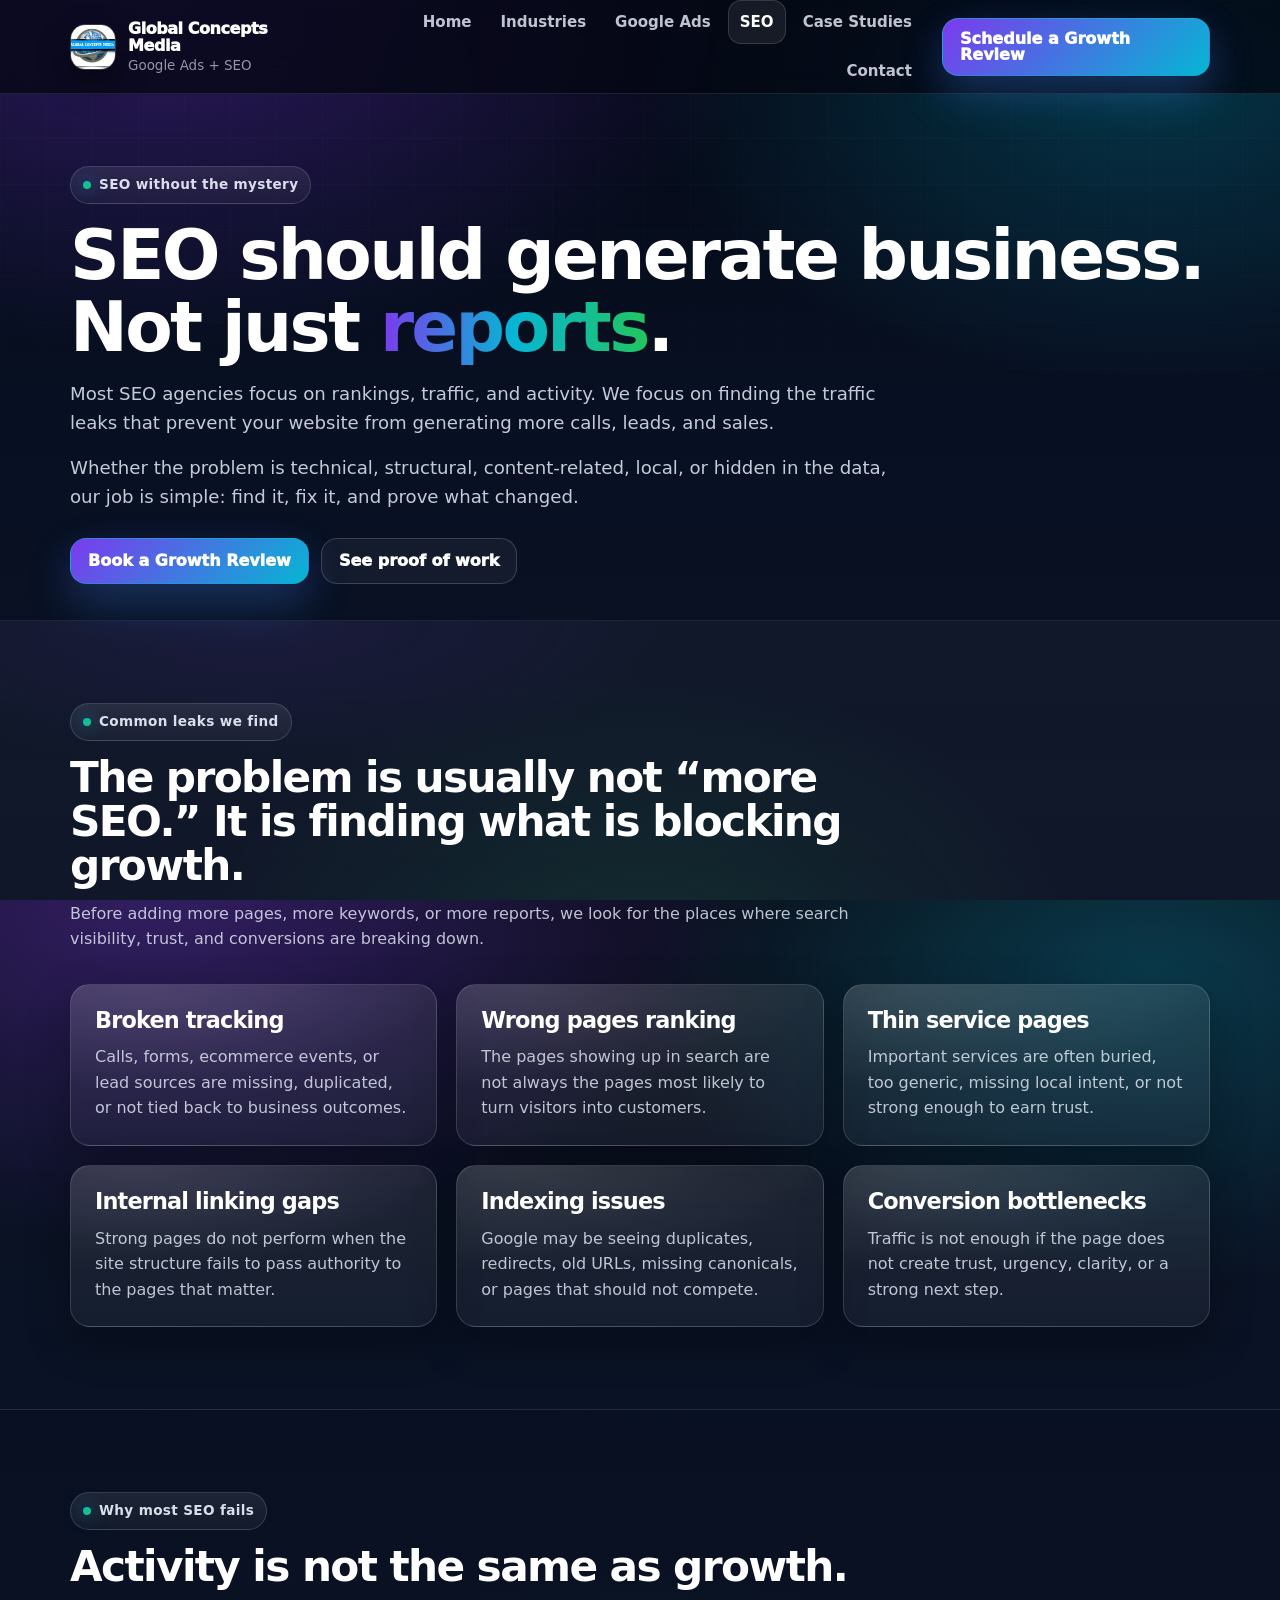
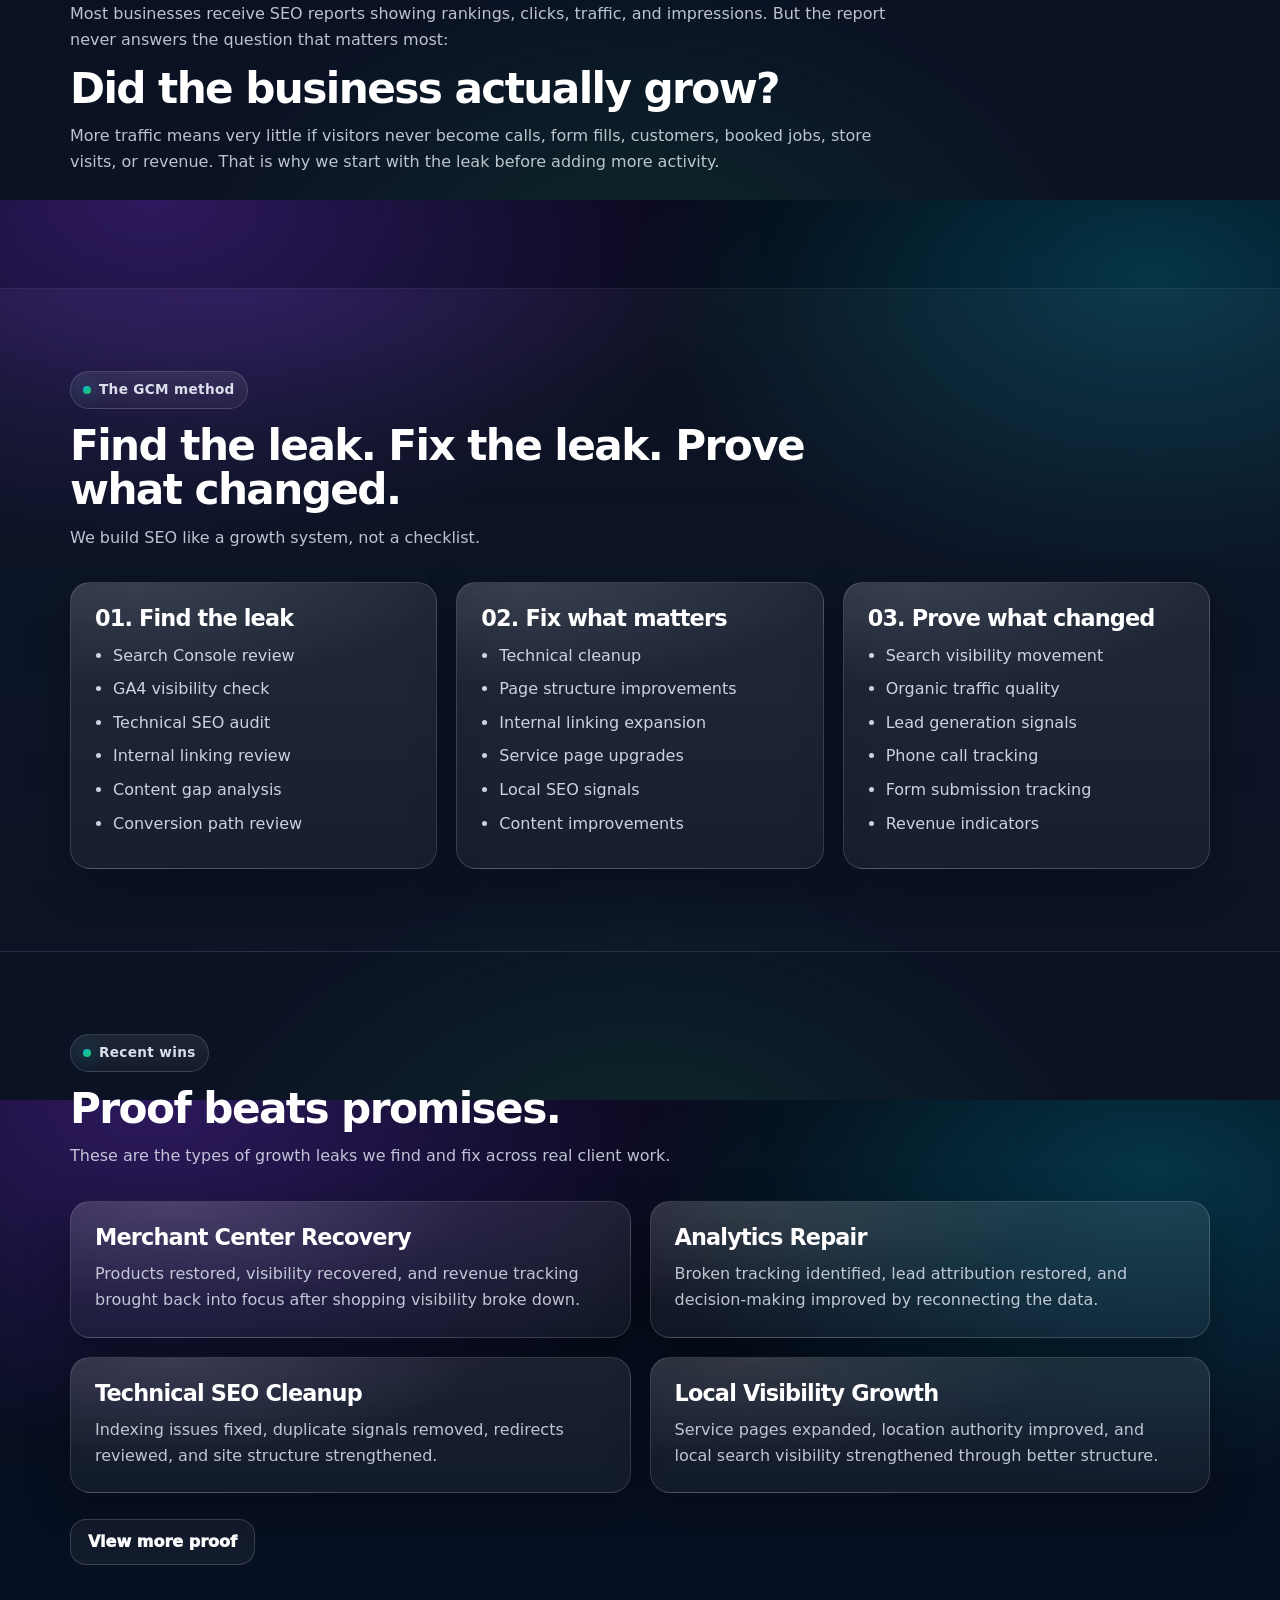
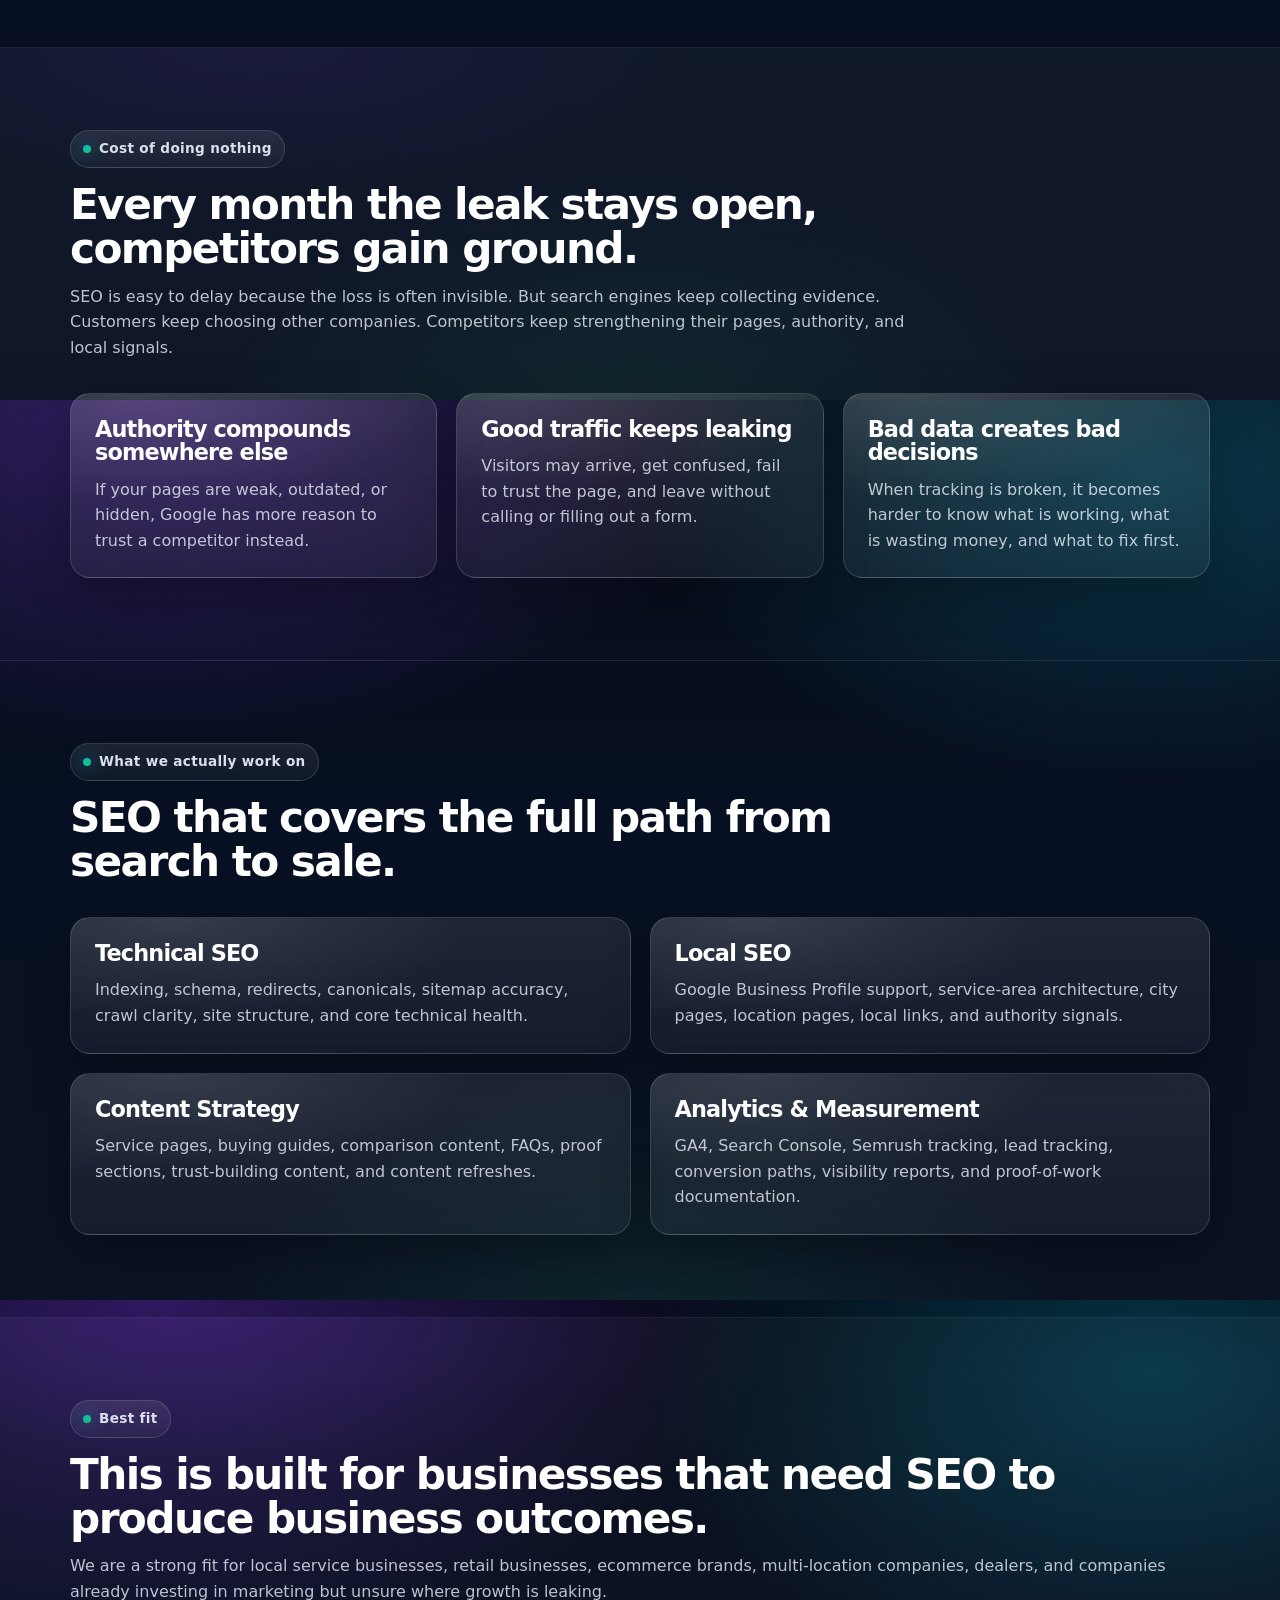
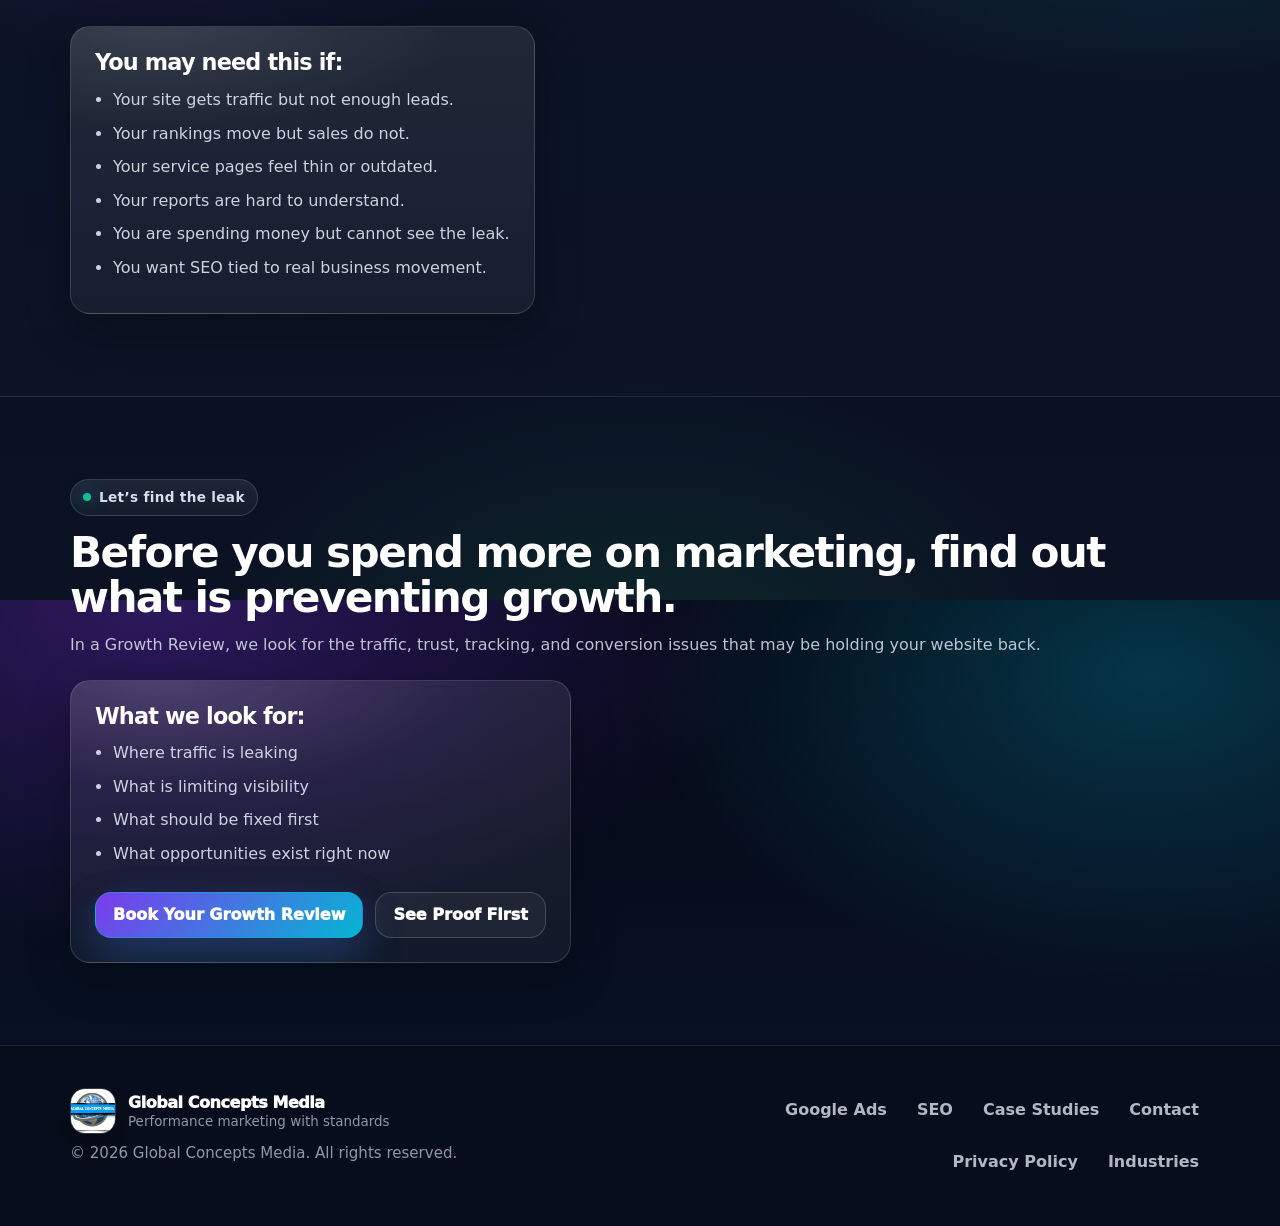
<file: seo.html>
<!doctype html>
<html lang="en">
<head>
  <meta charset="utf-8" />
  <meta name="viewport" content="width=device-width,initial-scale=1" />
  <meta name="description" content="SEO should generate business, not just reports. Global Concepts Media finds the traffic leaks, fixes what matters, and proves what changed." />

  <!-- Google Analytics 4 -->
  <script async src="https://www.googletagmanager.com/gtag/js?id=G-0SN72D1GNG"></script>
  <script>
    window.dataLayer = window.dataLayer || [];
    function gtag(){dataLayer.push(arguments);}
    gtag('js', new Date());
    gtag('config', 'G-0SN72D1GNG', { anonymize_ip: true });
  </script>

  <title>SEO That Finds the Leak | Global Concepts Media</title>

  <link rel="icon" href="./images/logo.jpg" />
 <link rel="stylesheet" href="./styles.css?v=20260629" />
<script defer src="./shared.js?v=20260629"></script>
</head>

<body>
  <a class="skip-link" href="#main">Skip to content</a>

  <div id="site-header"></div>

  <main id="main">
    <section class="page-hero">
      <div class="container">
        <p class="eyebrow">SEO without the mystery</p>

        <h1>SEO should generate business. Not just <span class="grad">reports</span>.</h1>

        <p class="subhead">
          Most SEO agencies focus on rankings, traffic, and activity. We focus on finding the traffic leaks
          that prevent your website from generating more calls, leads, and sales.
        </p>

        <p class="subhead">
          Whether the problem is technical, structural, content-related, local, or hidden in the data,
          our job is simple: find it, fix it, and prove what changed.
        </p>

        <div class="cta-row">
          <a class="btn btn-primary" href="./contact.html">Book a Growth Review</a>
          <a class="btn btn-ghost" href="./case-studies.html">See proof of work</a>
        </div>
      </div>
    </section>

    <section class="section section-alt">
      <div class="container">
        <div class="section-head">
          <p class="eyebrow">Common leaks we find</p>
          <h2>The problem is usually not “more SEO.” It is finding what is blocking growth.</h2>
          <p class="muted">
            Before adding more pages, more keywords, or more reports, we look for the places where search visibility,
            trust, and conversions are breaking down.
          </p>
        </div>

        <div class="grid-3">
          <article class="card">
            <h3>Broken tracking</h3>
            <p class="muted">Calls, forms, ecommerce events, or lead sources are missing, duplicated, or not tied back to business outcomes.</p>
          </article>

          <article class="card">
            <h3>Wrong pages ranking</h3>
            <p class="muted">The pages showing up in search are not always the pages most likely to turn visitors into customers.</p>
          </article>

          <article class="card">
            <h3>Thin service pages</h3>
            <p class="muted">Important services are often buried, too generic, missing local intent, or not strong enough to earn trust.</p>
          </article>

          <article class="card">
            <h3>Internal linking gaps</h3>
            <p class="muted">Strong pages do not perform when the site structure fails to pass authority to the pages that matter.</p>
          </article>

          <article class="card">
            <h3>Indexing issues</h3>
            <p class="muted">Google may be seeing duplicates, redirects, old URLs, missing canonicals, or pages that should not compete.</p>
          </article>

          <article class="card">
            <h3>Conversion bottlenecks</h3>
            <p class="muted">Traffic is not enough if the page does not create trust, urgency, clarity, or a strong next step.</p>
          </article>
        </div>
      </div>
    </section>

    <section class="section">
      <div class="container">
        <div class="section-head">
          <p class="eyebrow">Why most SEO fails</p>
          <h2>Activity is not the same as growth.</h2>
          <p class="muted">
            Most businesses receive SEO reports showing rankings, clicks, traffic, and impressions.
            But the report never answers the question that matters most:
          </p>
          <h2>Did the business actually grow?</h2>
          <p class="muted">
            More traffic means very little if visitors never become calls, form fills, customers,
            booked jobs, store visits, or revenue. That is why we start with the leak before adding more activity.
          </p>
        </div>
      </div>
    </section>

    <section class="section section-alt">
      <div class="container">
        <div class="section-head">
          <p class="eyebrow">The GCM method</p>
          <h2>Find the leak. Fix the leak. Prove what changed.</h2>
          <p class="muted">
            We build SEO like a growth system, not a checklist.
          </p>
        </div>

        <div class="grid-3">
          <article class="card">
            <h3>01. Find the leak</h3>
            <ul class="bullets">
              <li>Search Console review</li>
              <li>GA4 visibility check</li>
              <li>Technical SEO audit</li>
              <li>Internal linking review</li>
              <li>Content gap analysis</li>
              <li>Conversion path review</li>
            </ul>
          </article>

          <article class="card">
            <h3>02. Fix what matters</h3>
            <ul class="bullets">
              <li>Technical cleanup</li>
              <li>Page structure improvements</li>
              <li>Internal linking expansion</li>
              <li>Service page upgrades</li>
              <li>Local SEO signals</li>
              <li>Content improvements</li>
            </ul>
          </article>

          <article class="card">
            <h3>03. Prove what changed</h3>
            <ul class="bullets">
              <li>Search visibility movement</li>
              <li>Organic traffic quality</li>
              <li>Lead generation signals</li>
              <li>Phone call tracking</li>
              <li>Form submission tracking</li>
              <li>Revenue indicators</li>
            </ul>
          </article>
        </div>
      </div>
    </section>

    <section class="section">
      <div class="container">
        <div class="section-head">
          <p class="eyebrow">Recent wins</p>
          <h2>Proof beats promises.</h2>
          <p class="muted">
            These are the types of growth leaks we find and fix across real client work.
          </p>
        </div>

        <div class="grid-2">
          <article class="card">
            <h3>Merchant Center Recovery</h3>
            <p class="muted">
              Products restored, visibility recovered, and revenue tracking brought back into focus after shopping visibility broke down.
            </p>
          </article>

          <article class="card">
            <h3>Analytics Repair</h3>
            <p class="muted">
              Broken tracking identified, lead attribution restored, and decision-making improved by reconnecting the data.
            </p>
          </article>

          <article class="card">
            <h3>Technical SEO Cleanup</h3>
            <p class="muted">
              Indexing issues fixed, duplicate signals removed, redirects reviewed, and site structure strengthened.
            </p>
          </article>

          <article class="card">
            <h3>Local Visibility Growth</h3>
            <p class="muted">
              Service pages expanded, location authority improved, and local search visibility strengthened through better structure.
            </p>
          </article>
        </div>

        <div class="cta-row">
          <a class="btn btn-ghost" href="./case-studies.html">View more proof</a>
        </div>
      </div>
    </section>

    <section class="section section-alt">
      <div class="container">
        <div class="section-head">
          <p class="eyebrow">Cost of doing nothing</p>
          <h2>Every month the leak stays open, competitors gain ground.</h2>
          <p class="muted">
            SEO is easy to delay because the loss is often invisible. But search engines keep collecting evidence.
            Customers keep choosing other companies. Competitors keep strengthening their pages, authority, and local signals.
          </p>
        </div>

        <div class="grid-3">
          <article class="card">
            <h3>Authority compounds somewhere else</h3>
            <p class="muted">
              If your pages are weak, outdated, or hidden, Google has more reason to trust a competitor instead.
            </p>
          </article>

          <article class="card">
            <h3>Good traffic keeps leaking</h3>
            <p class="muted">
              Visitors may arrive, get confused, fail to trust the page, and leave without calling or filling out a form.
            </p>
          </article>

          <article class="card">
            <h3>Bad data creates bad decisions</h3>
            <p class="muted">
              When tracking is broken, it becomes harder to know what is working, what is wasting money, and what to fix first.
            </p>
          </article>
        </div>
      </div>
    </section>

    <section class="section">
      <div class="container">
        <div class="section-head">
          <p class="eyebrow">What we actually work on</p>
          <h2>SEO that covers the full path from search to sale.</h2>
        </div>

        <div class="grid-2">
          <article class="card">
            <h3>Technical SEO</h3>
            <p class="muted">
              Indexing, schema, redirects, canonicals, sitemap accuracy, crawl clarity, site structure, and core technical health.
            </p>
          </article>

          <article class="card">
            <h3>Local SEO</h3>
            <p class="muted">
              Google Business Profile support, service-area architecture, city pages, location pages, local links, and authority signals.
            </p>
          </article>

          <article class="card">
            <h3>Content Strategy</h3>
            <p class="muted">
              Service pages, buying guides, comparison content, FAQs, proof sections, trust-building content, and content refreshes.
            </p>
          </article>

          <article class="card">
            <h3>Analytics & Measurement</h3>
            <p class="muted">
              GA4, Search Console, Semrush tracking, lead tracking, conversion paths, visibility reports, and proof-of-work documentation.
            </p>
          </article>
        </div>
      </div>
    </section>

    <section class="section section-alt">
      <div class="container">
        <div class="split">
          <div>
            <p class="eyebrow">Best fit</p>
            <h2>This is built for businesses that need SEO to produce business outcomes.</h2>
            <p class="muted">
              We are a strong fit for local service businesses, retail businesses, ecommerce brands,
              multi-location companies, dealers, and companies already investing in marketing but unsure where growth is leaking.
            </p>
          </div>

          <div class="card">
            <h3>You may need this if:</h3>
            <ul class="bullets">
              <li>Your site gets traffic but not enough leads.</li>
              <li>Your rankings move but sales do not.</li>
              <li>Your service pages feel thin or outdated.</li>
              <li>Your reports are hard to understand.</li>
              <li>You are spending money but cannot see the leak.</li>
              <li>You want SEO tied to real business movement.</li>
            </ul>
          </div>
        </div>
      </div>
    </section>

    <section class="section">
      <div class="container">
        <div class="split">
          <div>
            <p class="eyebrow">Let’s find the leak</p>
            <h2>Before you spend more on marketing, find out what is preventing growth.</h2>
            <p class="muted">
              In a Growth Review, we look for the traffic, trust, tracking, and conversion issues
              that may be holding your website back.
            </p>
          </div>

          <div class="card">
            <h3>What we look for:</h3>
            <ul class="bullets">
              <li>Where traffic is leaking</li>
              <li>What is limiting visibility</li>
              <li>What should be fixed first</li>
              <li>What opportunities exist right now</li>
            </ul>

            <div class="cta-row">
              <a class="btn btn-primary" href="./contact.html">Book Your Growth Review</a>
              <a class="btn btn-ghost" href="./case-studies.html">See Proof First</a>
            </div>
          </div>
        </div>
      </div>
    </section>
  </main>

  <div id="site-footer"></div>

  <script defer src="https://static.cloudflareinsights.com/beacon.min.js"
    data-cf-beacon='{"token":"759fd166dbe248f79e559da39742e8ea"}'>
  </script>
</body>
</html>
</file>
<file: styles.css>
/* =========================================================
   Global Concepts Media — Final Premium UI CSS
   Final CSS / UI Polish
   Fresh Install / Full Replacement
   ========================================================= */

:root{
  --bg0:#040713;
  --bg1:#071022;
  --bg2:#0B1224;

  --text:#EEF4FF;
  --text-strong:#FFFFFF;
  --muted:rgba(238,244,255,.78);
  --muted2:rgba(238,244,255,.60);

  --brand1:#7C3AED;
  --brand2:#06B6D4;
  --brand3:#22C55E;
  --warn:#F59E0B;

  --surface:rgba(255,255,255,.058);
  --surface2:rgba(255,255,255,.088);
  --surface3:rgba(255,255,255,.13);
  --border:rgba(255,255,255,.14);
  --border2:rgba(255,255,255,.24);

  --shadow:0 26px 80px rgba(0,0,0,.48);
  --shadow-soft:0 16px 44px rgba(0,0,0,.30);
  --glow:0 0 0 1px rgba(255,255,255,.10), 0 22px 70px rgba(6,182,212,.10);

  --radius:20px;
  --radius2:28px;
  --radius3:36px;

  --container:1140px;
  --header-h:76px;
}

/* Reset */
*{box-sizing:border-box}
html{
  height:100%;
  scroll-behavior:smooth;
  text-size-adjust:100%;
}
body{
  min-height:100%;
  margin:0;
  color:var(--text);
  font-family:Inter, ui-sans-serif, system-ui, -apple-system, BlinkMacSystemFont, "Segoe UI", Roboto, Helvetica, Arial, sans-serif;
  line-height:1.6;
  background:
    radial-gradient(1000px 560px at 12% 0%, rgba(124,58,237,.34), transparent 62%),
    radial-gradient(860px 520px at 90% 8%, rgba(6,182,212,.26), transparent 60%),
    radial-gradient(760px 520px at 50% 108%, rgba(34,197,94,.12), transparent 58%),
    linear-gradient(180deg,var(--bg0),var(--bg1) 44%,var(--bg2));
  -webkit-font-smoothing:antialiased;
  -moz-osx-font-smoothing:grayscale;
  overflow-x:hidden;
}

body:before{
  content:"";
  position:fixed;
  inset:0;
  pointer-events:none;
  z-index:-1;
  background:
    linear-gradient(rgba(255,255,255,.026) 1px, transparent 1px),
    linear-gradient(90deg, rgba(255,255,255,.021) 1px, transparent 1px);
  background-size:46px 46px;
  mask-image:linear-gradient(to bottom, rgba(0,0,0,.82), transparent 78%);
}

img,svg{max-width:100%;display:block}
a{color:inherit;text-decoration:none}
button,input,textarea,select{font:inherit}
p{margin:0 0 14px;color:var(--muted)}
p:last-child{margin-bottom:0}
h1,h2,h3,h4{
  margin:0 0 12px;
  color:var(--text-strong);
  letter-spacing:-.038em;
  line-height:1.05;
}
h1{font-size:clamp(2.55rem,5.4vw,4.85rem)}
h2{font-size:clamp(1.85rem,3.3vw,3.12rem)}
h3{font-size:clamp(1.2rem,1.75vw,1.5rem)}
h4{font-size:1.06rem}
ul,ol{margin-top:0}
::selection{background:rgba(6,182,212,.30)}

:focus-visible{
  outline:3px solid rgba(6,182,212,.62);
  outline-offset:4px;
  border-radius:10px;
}

.container{
  width:min(var(--container),calc(100% - 40px));
  margin-inline:auto;
}

.skip-link{
  position:absolute;
  left:-999px;
  top:12px;
  z-index:99999;
}
.skip-link:focus{
  left:12px;
  padding:10px 14px;
  border-radius:14px;
  color:#fff;
  background:#111827;
  border:1px solid var(--border2);
}

/* Utility */
.grad{
  background:linear-gradient(90deg,var(--brand1),var(--brand2),var(--brand3));
  -webkit-background-clip:text;
  background-clip:text;
  color:transparent;
}
.muted{color:var(--muted)}
.tiny{font-size:.92rem;color:var(--muted2)}
.strong{color:var(--text-strong);font-weight:850}
.center{text-align:center}
.max-760{max-width:760px}
.max-860{max-width:860px}

.section{
  padding:82px 0;
  position:relative;
}
.section-tight{padding:52px 0}
.section-alt{
  background:
    radial-gradient(700px 240px at 20% 0%,rgba(124,58,237,.10),transparent 62%),
    linear-gradient(180deg,rgba(255,255,255,.032),rgba(255,255,255,.012));
  border-top:1px solid rgba(255,255,255,.075);
  border-bottom:1px solid rgba(255,255,255,.075);
}
.section-head{
  max-width:840px;
  margin:0 0 32px;
}
.section-head.center{
  margin-inline:auto;
}
.subhead{
  max-width:72ch;
  font-size:clamp(1.06rem,1.42vw,1.24rem);
  line-height:1.62;
  color:rgba(238,244,255,.82);
}
.eyebrow{
  display:inline-flex;
  align-items:center;
  gap:8px;
  margin-bottom:15px;
  padding:7px 12px;
  border-radius:999px;
  border:1px solid rgba(255,255,255,.15);
  background:linear-gradient(180deg,rgba(255,255,255,.085),rgba(255,255,255,.038));
  color:rgba(238,244,255,.90);
  font-weight:850;
  font-size:.85rem;
  letter-spacing:.025em;
}
.eyebrow:before{
  content:"";
  width:8px;
  height:8px;
  border-radius:50%;
  background:linear-gradient(135deg,var(--brand2),var(--brand3));
  box-shadow:0 0 18px rgba(6,182,212,.78);
}
.divider{
  height:1px;
  margin:20px 0;
  background:linear-gradient(90deg,transparent,rgba(255,255,255,.18),transparent);
}

/* Header */
.site-header{
  position:sticky;
  top:0;
  z-index:1000;
  min-height:var(--header-h);
  backdrop-filter:blur(20px);
  -webkit-backdrop-filter:blur(20px);
  background:rgba(4,7,19,.76);
  border-bottom:1px solid rgba(255,255,255,.10);
}
.navbar{
  min-height:var(--header-h);
  display:flex;
  align-items:center;
  justify-content:space-between;
  gap:18px;
}
.brand{
  display:flex;
  align-items:center;
  gap:12px;
  min-width:236px;
}
.brand img{
  width:46px;
  height:46px;
  object-fit:cover;
  border-radius:15px;
  border:1px solid rgba(255,255,255,.18);
  box-shadow:0 14px 32px rgba(0,0,0,.38);
}
.brand-text{
  display:flex;
  flex-direction:column;
  line-height:1.08;
}
.brand-name{
  color:#fff;
  font-weight:950;
  letter-spacing:-.028em;
}
.brand-tag{
  margin-top:4px;
  color:var(--muted2);
  font-size:.84rem;
}
.navlinks{
  display:flex;
  align-items:center;
  justify-content:flex-end;
  gap:5px;
  flex-wrap:wrap;
}
.navlinks a{
  padding:9px 11px;
  border-radius:13px;
  color:rgba(238,244,255,.80);
  border:1px solid transparent;
  font-weight:760;
  font-size:.94rem;
  transition:background .16s ease,border-color .16s ease,color .16s ease;
}
.navlinks a:hover,
.navlinks a.active{
  color:#fff;
  background:rgba(255,255,255,.075);
  border-color:rgba(255,255,255,.14);
}
.nav-cta{
  display:flex;
  align-items:center;
  gap:10px;
}

/* Buttons */
.btn{
  display:inline-flex;
  align-items:center;
  justify-content:center;
  gap:8px;
  min-height:46px;
  padding:12px 17px;
  border-radius:16px;
  border:1px solid rgba(255,255,255,.17);
  background:rgba(255,255,255,.058);
  color:#fff;
  font-weight:950;
  line-height:1;
  cursor:pointer;
  transition:transform .16s ease, background .16s ease, border-color .16s ease, box-shadow .16s ease;
}
.btn:hover{
  transform:translateY(-2px);
  background:rgba(255,255,255,.09);
  border-color:rgba(255,255,255,.26);
  box-shadow:0 14px 34px rgba(0,0,0,.28);
}
.btn:active{transform:translateY(0)}
.btn-primary{
  position:relative;
  overflow:hidden;
  border-color:rgba(6,182,212,.48);
  background:linear-gradient(135deg,var(--brand1),var(--brand2));
  box-shadow:0 20px 48px rgba(6,182,212,.18),0 14px 40px rgba(124,58,237,.20);
}
.btn-primary:before{
  content:"";
  position:absolute;
  inset:0;
  background:linear-gradient(90deg,transparent,rgba(255,255,255,.24),transparent);
  transform:translateX(-120%);
  transition:transform .5s ease;
}
.btn-primary:hover:before{
  transform:translateX(120%);
}
.btn-primary:hover{
  border-color:rgba(255,255,255,.30);
  box-shadow:0 24px 62px rgba(6,182,212,.24),0 16px 46px rgba(124,58,237,.24);
}
.btn-ghost{
  background:rgba(255,255,255,.046);
}
.btn-block{width:100%}

/* Cards */
.card{
  position:relative;
  overflow:hidden;
  border-radius:var(--radius);
  border:1px solid var(--border);
  background:
    radial-gradient(520px 180px at 18% 0%,rgba(255,255,255,.105),transparent 58%),
    linear-gradient(180deg,rgba(255,255,255,.086),rgba(255,255,255,.046));
  box-shadow:var(--shadow-soft);
  padding:24px;
  transition:transform .18s ease,border-color .18s ease,box-shadow .18s ease,background .18s ease;
}
.card > *{position:relative}
.card:hover{
  transform:translateY(-3px);
  border-color:rgba(255,255,255,.22);
  box-shadow:var(--glow);
}
.glass{
  background:
    radial-gradient(620px 220px at 16% 0%,rgba(6,182,212,.12),transparent 62%),
    linear-gradient(180deg,rgba(255,255,255,.105),rgba(255,255,255,.048));
  box-shadow:var(--shadow);
}
.feature p{margin:0}
.result-line{
  margin-top:17px;
  padding-top:17px;
  border-top:1px solid rgba(255,255,255,.11);
  color:#fff;
  font-weight:950;
}
.text-link{
  display:inline-flex;
  align-items:center;
  gap:6px;
  margin-top:16px;
  color:#83EDFF;
  font-weight:950;
}
.text-link:hover{opacity:.84}

/* Hero */
.hero{
  position:relative;
  padding:88px 0 54px;
}
.hero-bg{
  position:absolute;
  inset:-120px 0 auto;
  height:610px;
  pointer-events:none;
  background:
    radial-gradient(600px 320px at 28% 40%,rgba(124,58,237,.36),transparent 62%),
    radial-gradient(580px 320px at 76% 36%,rgba(6,182,212,.30),transparent 62%);
  filter:blur(12px);
  opacity:.95;
}
.hero-grid{
  position:relative;
  display:grid;
  grid-template-columns:minmax(0,1.18fr) minmax(340px,.82fr);
  gap:32px;
  align-items:start;
}
.hero-copy h1{
  max-width:920px;
}
.hero-copy .subhead{
  margin-top:17px;
}
.cta-row{
  display:flex;
  gap:12px;
  flex-wrap:wrap;
  margin-top:26px;
}
.trust-row{
  display:flex;
  flex-wrap:wrap;
  gap:10px;
  margin-top:23px;
}
.trust-pill{
  display:inline-flex;
  align-items:center;
  gap:9px;
  padding:10px 12px;
  border-radius:999px;
  border:1px solid rgba(255,255,255,.14);
  background:rgba(255,255,255,.058);
  color:rgba(238,244,255,.86);
  font-weight:850;
  font-size:.94rem;
}
.dot{
  width:9px;
  height:9px;
  border-radius:999px;
  display:inline-block;
}
.dot-green{background:var(--brand3);box-shadow:0 0 16px rgba(34,197,94,.72)}
.dot-blue{background:var(--brand2);box-shadow:0 0 16px rgba(6,182,212,.72)}
.dot-purple{background:var(--brand1);box-shadow:0 0 16px rgba(124,58,237,.72)}

.hero-card .card{
  padding:26px;
  border-radius:var(--radius2);
}
.card-top p{margin:0}
.checklist{
  list-style:none;
  padding:0;
  margin:19px 0 0;
  display:grid;
  gap:12px;
}
.checklist li{
  display:flex;
  align-items:flex-start;
  gap:11px;
  color:rgba(238,244,255,.88);
  font-weight:680;
}
.check{
  flex:0 0 auto;
  width:20px;
  height:20px;
  margin-top:2px;
  border-radius:7px;
  border:1px solid rgba(255,255,255,.20);
  background:linear-gradient(135deg,rgba(34,197,94,1),rgba(6,182,212,.85));
  box-shadow:0 10px 22px rgba(0,0,0,.28);
}
.mini-metrics{
  display:grid;
  grid-template-columns:repeat(3,1fr);
  gap:12px;
}
.mini{
  padding:14px;
  border-radius:17px;
  border:1px solid rgba(255,255,255,.12);
  background:rgba(255,255,255,.05);
}
.mini-kpi{
  color:#fff;
  font-weight:950;
  font-size:1.14rem;
  letter-spacing:-.02em;
}
.mini-label{
  margin-top:3px;
  color:var(--muted2);
  font-size:.9rem;
}
.card-cta{
  display:grid;
  gap:10px;
  margin-top:17px;
}

/* Grids */
.grid-2,
.grid-3,
.grid-4{
  display:grid;
  gap:19px;
}
.grid-2{grid-template-columns:repeat(2,minmax(0,1fr))}
.grid-3{grid-template-columns:repeat(3,minmax(0,1fr))}
.grid-4{grid-template-columns:repeat(4,minmax(0,1fr))}

.split{
  display:flex;
  align-items:center;
  justify-content:space-between;
  gap:22px;
  flex-wrap:wrap;
}
.split-cta,
.callout-cta{
  display:flex;
  gap:12px;
  flex-wrap:wrap;
}

/* Page Hero */
.page-hero{
  padding:72px 0 36px;
}
.page-hero .subhead{
  margin-top:15px;
}

/* Steps */
.steps{
  list-style:none;
  padding:0;
  margin:0;
  display:grid;
  gap:16px;
}
.step{
  display:grid;
  grid-template-columns:64px 1fr;
  gap:14px;
  align-items:start;
}
.step-num{
  width:56px;
  height:56px;
  border-radius:18px;
  display:flex;
  align-items:center;
  justify-content:center;
  color:#fff;
  font-weight:950;
  background:linear-gradient(135deg,rgba(124,58,237,.96),rgba(6,182,212,.78));
  border:1px solid rgba(255,255,255,.20);
  box-shadow:0 16px 34px rgba(0,0,0,.30);
}

/* Bullets */
.bullets{
  margin:12px 0 0;
  padding-left:18px;
  color:rgba(238,244,255,.84);
}
.bullets li{
  margin:8px 0;
}
.bullets strong{
  color:#fff;
}

/* Case / Metrics */
.case-top p{margin:0}
.case-metrics{
  display:grid;
  grid-template-columns:repeat(2,1fr);
  gap:10px;
  margin:17px 0;
}
.metric{
  padding:14px;
  border-radius:17px;
  border:1px solid rgba(255,255,255,.12);
  background:rgba(255,255,255,.05);
}
.metric-kpi{
  color:#fff;
  font-weight:950;
  font-size:1.1rem;
}
.metric-label{
  margin-top:3px;
  color:var(--muted2);
  font-size:.9rem;
}

/* Callouts */
.callout{
  margin-top:26px;
  border-radius:var(--radius2);
  padding:28px;
}
.callout-inner{
  display:flex;
  align-items:center;
  justify-content:space-between;
  gap:20px;
  flex-wrap:wrap;
}

/* Contact / Forms */
.grid-contact{
  display:grid;
  grid-template-columns:minmax(0,1.08fr) minmax(320px,.92fr);
  gap:20px;
  align-items:start;
}
.form{
  display:grid;
  gap:14px;
  margin-top:15px;
}
label span{
  display:block;
  margin-bottom:7px;
  color:rgba(238,244,255,.90);
  font-weight:880;
  font-size:.94rem;
}
input,
textarea,
select{
  width:100%;
  color:#fff;
  padding:14px 15px;
  border-radius:16px;
  border:1px solid rgba(255,255,255,.15);
  background:rgba(255,255,255,.052);
  outline:none;
  transition:border-color .16s ease,box-shadow .16s ease,background .16s ease;
}
input:hover,
textarea:hover,
select:hover{
  border-color:rgba(255,255,255,.22);
  background:rgba(255,255,255,.065);
}
input::placeholder,
textarea::placeholder{
  color:rgba(238,244,255,.46);
}
input:focus,
textarea:focus,
select:focus{
  border-color:rgba(6,182,212,.56);
  background:rgba(255,255,255,.072);
  box-shadow:0 0 0 4px rgba(6,182,212,.14);
}
textarea{
  resize:vertical;
  min-height:150px;
}

/* Certifications */
.cert-row{
  display:flex;
  align-items:center;
  gap:14px;
  flex-wrap:wrap;
  margin:18px 0 10px;
}
.cert{
  height:58px;
  width:auto;
  padding:10px 12px;
  object-fit:contain;
  border-radius:15px;
  border:1px solid rgba(255,255,255,.16);
  background:rgba(255,255,255,.05);
}

/* Footer */
.site-footer{
  padding:42px 0;
  border-top:1px solid rgba(255,255,255,.10);
  background:rgba(0,0,0,.18);
}
.footer-grid{
  display:grid;
  grid-template-columns:1.2fr .8fr;
  gap:20px;
  align-items:start;
}
.footer-links{
  display:flex;
  justify-content:flex-end;
  flex-wrap:wrap;
  gap:8px;
}
.footer-links a{
  padding:8px 10px;
  border-radius:12px;
  color:rgba(238,244,255,.74);
  border:1px solid transparent;
  font-weight:760;
}
.footer-links a:hover{
  color:#fff;
  background:rgba(255,255,255,.065);
  border-color:rgba(255,255,255,.13);
}
.copy{
  margin-top:7px;
  color:var(--muted2);
  font-size:.94rem;
}

/* Responsive */
@media (max-width:980px){
  :root{--header-h:auto}

  .navbar{
    padding:14px 0;
    align-items:flex-start;
    flex-direction:column;
  }
  .brand{min-width:0}
  .navlinks{
    width:100%;
    justify-content:flex-start;
  }
  .nav-cta{
    width:100%;
    flex-wrap:wrap;
  }
  .hero{
    padding:60px 0 40px;
  }
  .hero-grid,
  .grid-contact{
    grid-template-columns:1fr;
  }
  .grid-3,
  .grid-4{
    grid-template-columns:1fr 1fr;
  }
  .mini-metrics{
    grid-template-columns:1fr;
  }
  .footer-grid{
    grid-template-columns:1fr;
  }
  .footer-links{
    justify-content:flex-start;
  }
}

@media (max-width:680px){
  .container{
    width:min(100% - 28px,var(--container));
  }
  .section{
    padding:58px 0;
  }
  .section-tight{
    padding:44px 0;
  }
  .page-hero{
    padding:50px 0 28px;
  }
  .grid-2,
  .grid-3,
  .grid-4,
  .case-metrics{
    grid-template-columns:1fr;
  }
  .card,
  .callout{
    padding:19px;
  }
  .btn{
    width:100%;
  }
  .cta-row,
  .split-cta,
  .callout-cta{
    width:100%;
  }
  .step{
    grid-template-columns:52px 1fr;
  }
  .step-num{
    width:48px;
    height:48px;
    border-radius:16px;
  }
  h1{
    font-size:clamp(2.2rem,12vw,3.3rem);
  }
}

@media (prefers-reduced-motion:reduce){
  *,
  *:before,
  *:after{
    scroll-behavior:auto!important;
    transition:none!important;
    animation:none!important;
  }
}
/* =========================================================
   Growth Review Page — Contrast Fix
   ========================================================= */

.growth-review,
.growth-review body,
body.growth-review{
  background:#f6f9fc;
  color:#0f172a;
}

.growth-review .card,
.growth-review form,
.growth-review .form-card,
.growth-review .contact-card,
.growth-review .review-form{
  background:#ffffff;
  color:#0f172a;
  border:1px solid rgba(15,23,42,.12);
  box-shadow:0 22px 60px rgba(15,23,42,.12);
}

.growth-review h1,
.growth-review h2,
.growth-review h3,
.growth-review h4{
  color:#0f172a;
}

.growth-review p,
.growth-review li,
.growth-review .muted,
.growth-review .subhead,
.growth-review .tiny{
  color:#475569;
}

.growth-review label span,
.growth-review label,
.growth-review .form label{
  color:#334155;
}

.growth-review input,
.growth-review textarea,
.growth-review select{
  background:#ffffff;
  color:#0f172a;
  border:1px solid rgba(15,23,42,.18);
}

.growth-review input::placeholder,
.growth-review textarea::placeholder{
  color:#94a3b8;
}

.growth-review input:focus,
.growth-review textarea:focus,
.growth-review select:focus{
  border-color:#06b6d4;
  box-shadow:0 0 0 4px rgba(6,182,212,.16);
}

.growth-review .btn-primary{
  color:#ffffff;
}
</file>
